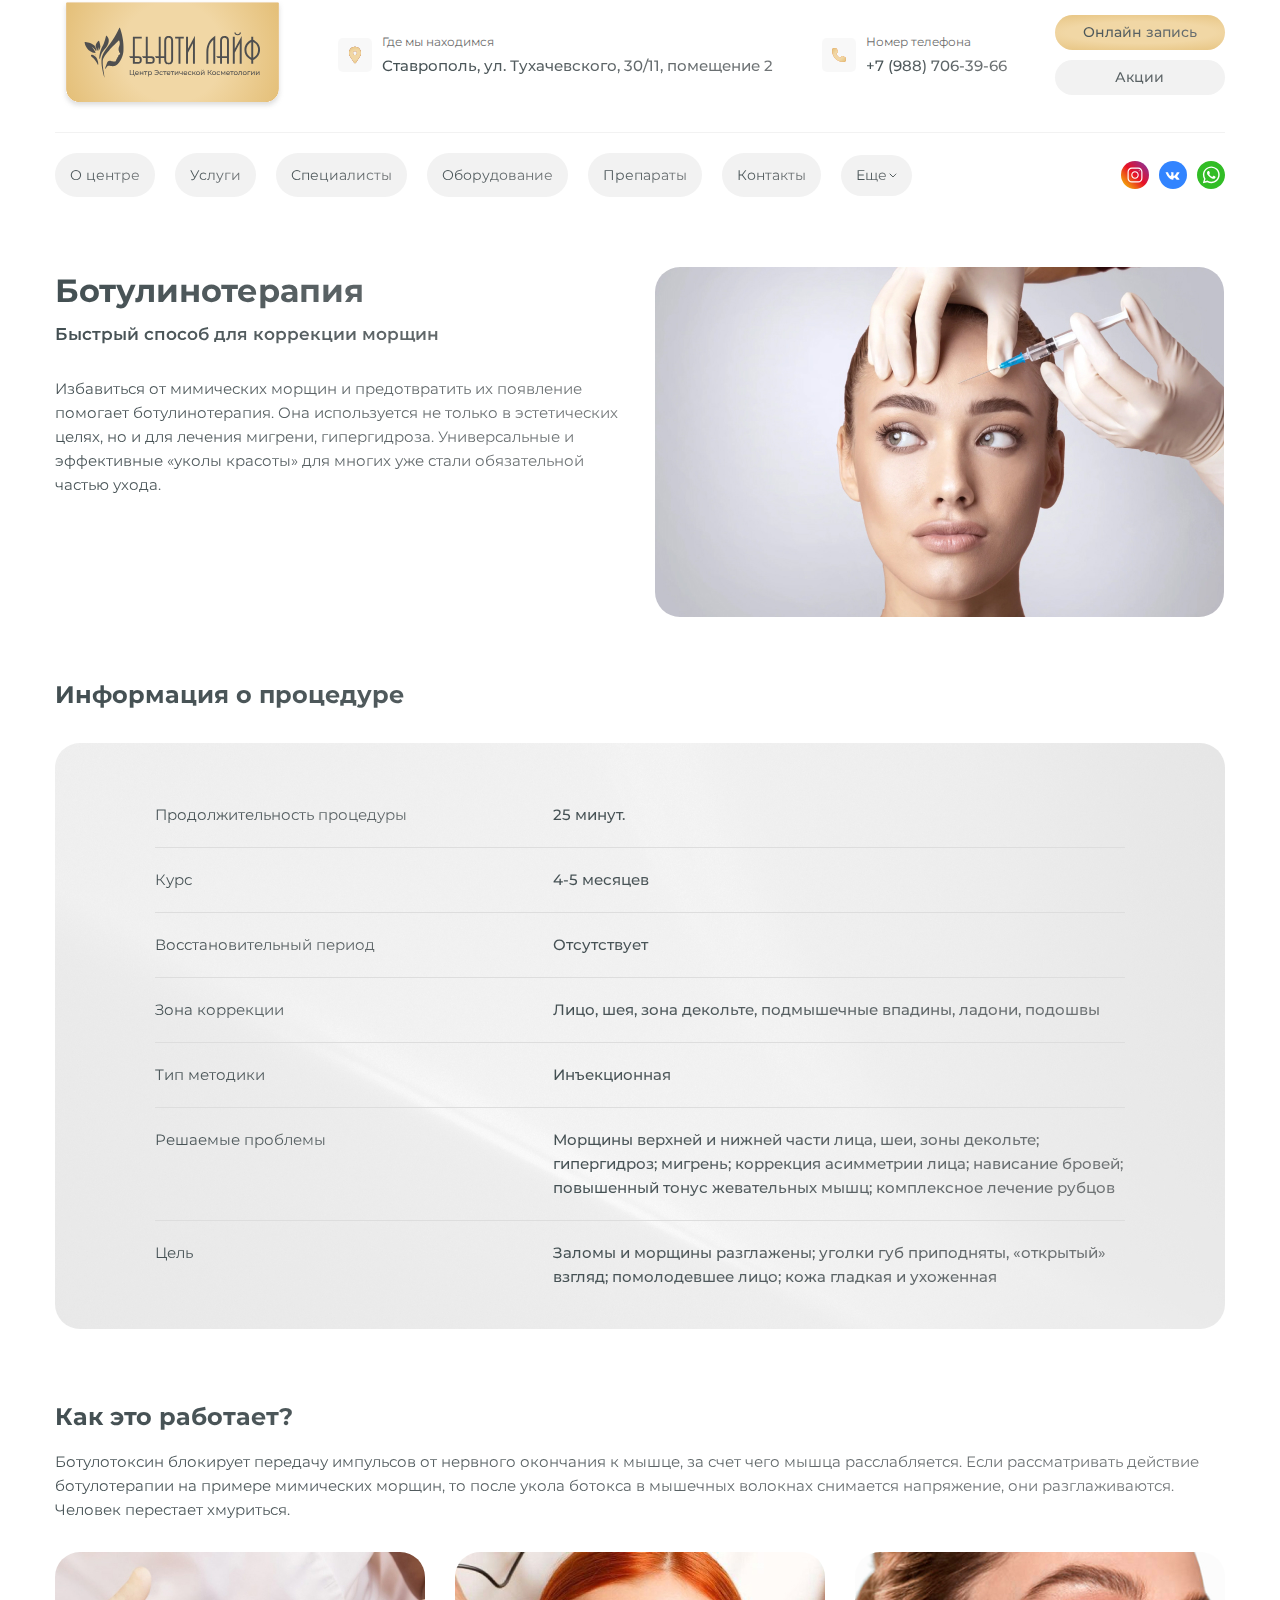
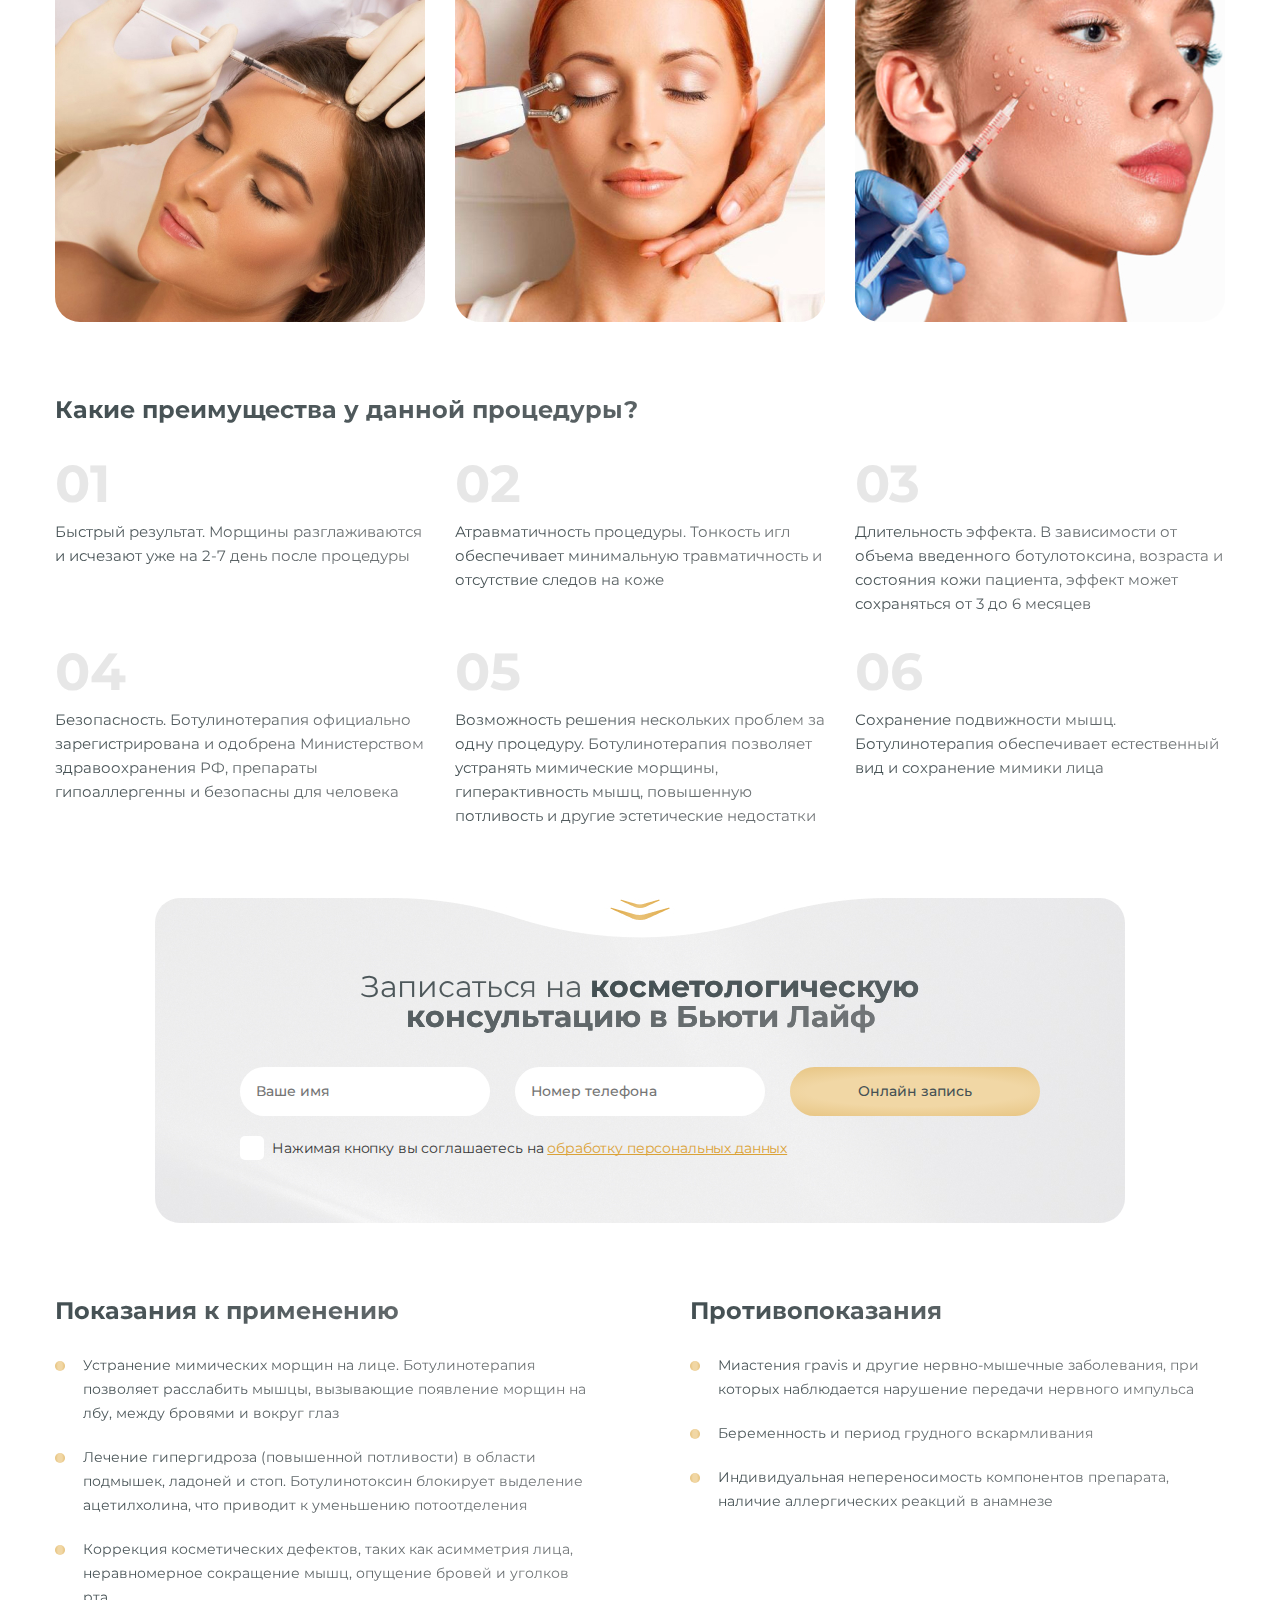
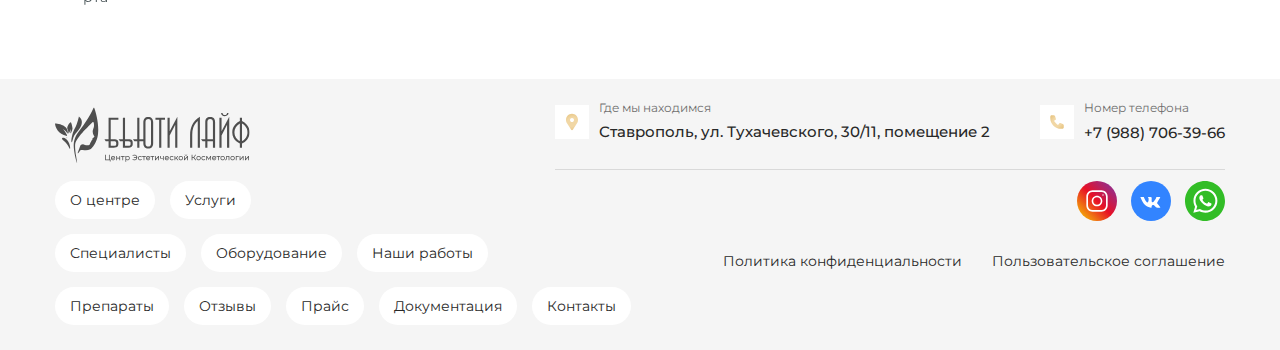
<file: botulinum-therapy.html>
<!DOCTYPE html>
<html lang="ru">
<head>
    <meta charset="UTF-8">
    <meta name="viewport" content="width=device-width, initial-scale=1.0">
    <meta name="description" content="Описание страницы">
    <title>О центре</title>
    <link rel="stylesheet" href="./styles/style.css">
</head>
<body>
    <section class="mobile-menu">
        <div class="mobile-menu__wrapper">
            <button class="mobile-menu__close"><img class="mobile-menu__close-icon" alt="Закрыть" src="./images/mobile-menu-close.svg"></button>
            <nav class="mobile-menu__link-items">
                <a class="mobile-menu__link-item" href="./o-centre.html">
                    <span class="mobile-menu__link-item-text">О центре</span>
                    <img class="mobile-menu__link-arrow" alt="стрелочка" src="./images/mobile-menu-arrow.svg">
                </a>
                <a class="mobile-menu__link-item" href="./uslugi.html">
                    <span class="mobile-menu__link-item-text">Услуги</span>
                    <img class="mobile-menu__link-arrow" alt="стрелочка" src="./images/mobile-menu-arrow.svg">
                </a>
                <a class="mobile-menu__link-item" href="./specialisti.html">
                    <span class="mobile-menu__link-item-text">Специалисты</span>
                    <img class="mobile-menu__link-arrow" alt="стрелочка" src="./images/mobile-menu-arrow.svg">
                </a>
                <a class="mobile-menu__link-item" href="./oborudovanie.html">
                    <span class="mobile-menu__link-item-text">Оборудование</span>
                    <img class="mobile-menu__link-arrow" alt="стрелочка" src="./images/mobile-menu-arrow.svg">
                </a>
                <a class="mobile-menu__link-item" href="./preparati.html">
                    <span class="mobile-menu__link-item-text">Препараты</span>
                    <img class="mobile-menu__link-arrow" alt="стрелочка" src="./images/mobile-menu-arrow.svg">
                </a>
                <a class="mobile-menu__link-item" href="./contacts.html">
                    <span class="mobile-menu__link-item-text">Контакты</span>
                    <img class="mobile-menu__link-arrow" alt="стрелочка" src="./images/mobile-menu-arrow.svg">
                </a>
                <div class="mobile-menu__link-item-more">
                    <p class="mobile-menu__link-item">
                        <span class="mobile-menu__link-item-text">Ещё</span>
                        <img class="mobile-menu__link-arrow" alt="стрелочка" src="./images/mobile-menu-arrow.svg">
                    </p>
                    <div class="mobile-menu__submenu">
                        <a class="mobile-menu__link-item-text" href="./otzivi.html">Отзывы</a>
                        <a class="mobile-menu__link-item-text" href="./nashi-raboti.html">Наши работы</a>
                        <a class="mobile-menu__link-item-text" href="./price.html">Прайс</a>
                        <a class="mobile-menu__link-item-text" href="./documentaciya.html">Документация</a>
                    </div>
                </div>
            </nav>
            <div class="mobile-menu__line"></div>
            <address class="mobile-menu__contacts">
                <div class="mobile-menu__contacts-item">
                    <img class="mobile-menu__address-icon" src="./images/address-icon.svg" alt="Локация">
                    <div class="mobile-menu__address-text-wrapper">
                        <h6 class="mobile-menu__address-title">Где мы находимся</h6>
                        <p class="mobile-menu__address-text">Ставрополь, ул. Тухачевского, 30/11, помещение 2</p>
                    </div>
                </div>
                <div class="mobile-menu__contacts-item">
                    <img class="mobile-menu__address-icon" src="./images/phone-icon.svg" alt="Телефон">
                    <div class="mobile-menu__address-text-wrapper">
                        <h6 class="mobile-menu__address-title">Номер телефона</h6>
                        <a class="mobile-menu__address-text" href="tel:+79887063966">+7 (988) 706-39-66</a>
                    </div>
                </div>
            </address>
            <div class="mobile-menu__buttons">
                <a class="mobile-menu__button mobile-menu__button_colored"><p class="mobile-menu__button-text">Онлайн запись</p></a>
                <a class="mobile-menu__button" href="/#promotions"><p class="mobile-menu__button-text">Акции</p></a>
            </div>
            <div class="mobile-menu__social">
                <a href="./" class="mobile-menu__social-item">
                    <img class="mobile-menu__social-item-icon" src="./images/instagram-icon.svg" alt="Instagram">
                </a>
                <a href="./" class="mobile-menu__social-item">
                    <img class="mobile-menu__social-item-icon" src="./images/vk-icon.svg" alt="ВКонтакте">
                </a>
                <a href="./" class="mobile-menu__social-item">
                    <img class="mobile-menu__social-item-icon" src="./images/whatsapp-icon.svg" alt="WhatsApp">
                </a>
            </div>
        </div>
    </section>
    <header class="header">
        <div class="container">
            <div class="header__wrapper">
                <div class="header__top-wrapper">
                    <a href="./"><img class="header__logo" src="./images/logo.svg" alt="Логотип Бьюти Лайф"></a>
                    <address class="header__address">
                        <img class="header__address-icon" src="./images/address-icon.svg" alt="Локация">
                        <div class="header__address-text-wrapper">
                            <h6 class="header__address-title">Где мы находимся</h6>
                            <p class="header__address-text">Ставрополь, ул. Тухачевского, 30/11, помещение 2</p>
                        </div>
                    </address>
                    <address class="header__address">
                        <img class="header__address-icon" src="./images/phone-icon.svg" alt="Телефон">
                        <div class="header__address-text-wrapper">
                            <h6 class="header__address-title">Номер телефона</h6>
                            <a class="header__address-text" href="tel:+79887063966">+7 (988) 706-39-66</a>
                        </div>
                    </address>
                    <div class="header__top-buttons">
                        <a class="header__top-button header__top-button_colored"><p class="header__top-button-text">Онлайн запись</p></a>
                        <a class="header__top-button" href="/#promotions"><p class="header__top-button-text">Акции</p></a>
                    </div>
                </div>

                <div class="header__line"></div>
                
                <div class="header__bottom-wrapper">
                    <nav class="header__buttons">
                        <a class="header__button" href="./o-centre.html"><span class="header__button-text">О центре</span></a>
                        <a class="header__button" href="./uslugi.html"><span class="header__button-text">Услуги</span></a>
                        <a class="header__button" href="./specialisti.html"><span class="header__button-text">Специалисты</span></a>
                        <a class="header__button" href="./oborudovanie.html"><span class="header__button-text">Оборудование</span></a>
                        <a class="header__button" href="./preparati.html"><span class="header__button-text">Препараты</span></a>
                        <a class="header__button" href="./contacts.html"><span class="header__button-text">Контакты</span></a>
                        <div class="header__button" href="#">
                            <p class="header__button-text header__button-text_more">
                                Еще
                                <svg width="8" height="5" viewBox="0 0 8 5" fill="none" xmlns="http://www.w3.org/2000/svg">
                                    <path d="M1 1L4 4L7 1" stroke="url(#paint0_linear_68_105)" stroke-linecap="round" stroke-linejoin="round"/>
                                    <defs>
                                    <lineargradient id="paint0_linear_68_105" x1="1" y1="2.5" x2="7" y2="2.5" gradientUnits="userSpaceOnUse">
                                    <stop stop-color="#434F52"/>
                                    <stop offset="1" stop-color="#717577"/>
                                    </lineargradient>
                                    </defs>
                                </svg>
                            </p>
                           <div class="header__submenu-wrapper">
                                <div class="header__submenu">
                                    <a class="header__submenu-item" href="./otzivi.html"><span  class="header__submenu-item-text">Отзывы</span></a>
                                    <a class="header__submenu-item" href="./nashi-raboti.html"><span  class="header__submenu-item-text">Наши работы</span></a>
                                    <a class="header__submenu-item" href="./price.html"><span  class="header__submenu-item-text">Прайс</span></a>
                                    <a class="header__submenu-item" href="./documentaciya.html"><span  class="header__submenu-item-text">Документация</span></a>
                                </div>
                           </div>
                        </div>
                    </nav>
                    <div class="header__social">
                        <a href="./" class="header__social-item">
                            <img class="header__social-item-icon" src="./images/instagram-icon.svg" alt="Instagram">
                        </a>
                        <a href="./" class="header__social-item">
                            <img class="header__social-item-icon" src="./images/vk-icon.svg" alt="ВКонтакте">
                        </a>
                        <a href="./" class="header__social-item">
                            <img class="header__social-item-icon" src="./images/whatsapp-icon.svg" alt="WhatsApp">
                        </a>
                    </div>
                </div>
            </div>
            <div class="header__mobile-wrapper">
                <a href="./"><img class="header__logo" src="./images/logo.svg" alt="Логотип Бьюти Лайф"></a>
                <button class="header__mobile-burger"><img class="header__mobile-burger-icon" alt="Меню" src="./images/mobile-menu-burger.svg"></button>
            </div>
        </div>
    </header>
    <main>
        <section class="about-service">
            <div class="container">
                <div class="about-service__wrapper">
                    <div class="about-service__content">
                        <h1 class="about-service__title">Ботулинотерапия</h1>
                        <p class="about-service__subtitle">Быстрый способ для коррекции морщин</p>
                        <p class="about-service__text">Избавиться от мимических морщин и предотвратить их появление помогает ботулинотерапия. Она используется не только в эстетических целях, но и для лечения мигрени, гипергидроза. Универсальные и эффективные «уколы красоты» для многих уже стали обязательной частью ухода.</p>
                    </div>
                    <img class="about-service__image" alt="Ботулинотерапия" src="./images/botulinum-therapy-about-service.jpg">
                </div>
            </div>
        </section>

        <section class="procedure-info">
            <div class="container">
                <h2 class="procedure-info__title">Информация о процедуре</h2>
                <div class="procedure-info__wrapper">
                    <div class="procedure-info__row">
                        <h3 class="procedure-info__row-title">Продолжительность процедуры</h3>
                        <p class="procedure-info__row-text">25 минут.</p>
                    </div>
                    <div class="procedure-info__row">
                        <h3 class="procedure-info__row-title">Курс</h3>
                        <p class="procedure-info__row-text">4-5 месяцев</p>
                    </div>
                    <div class="procedure-info__row">
                        <h3 class="procedure-info__row-title">Восстановительный период</h3>
                        <p class="procedure-info__row-text">Отсутствует</p>
                    </div>
                    <div class="procedure-info__row">
                        <h3 class="procedure-info__row-title">Зона коррекции</h3>
                        <p class="procedure-info__row-text">Лицо, шея, зона декольте, подмышечные впадины, ладони, подошвы</p>
                    </div>
                    <div class="procedure-info__row">
                        <h3 class="procedure-info__row-title">Тип методики</h3>
                        <p class="procedure-info__row-text">Инъекционная</p>
                    </div>
                    <div class="procedure-info__row">
                        <h3 class="procedure-info__row-title">Решаемые проблемы</h3>
                        <p class="procedure-info__row-text">Морщины верхней и нижней части лица, шеи, зоны декольте; гипергидроз; мигрень; коррекция асимметрии лица; нависание бровей; повышенный тонус жевательных мышц; комплексное лечение рубцов</p>
                    </div>
                    <div class="procedure-info__row">
                        <h3 class="procedure-info__row-title">Цель</h3>
                        <p class="procedure-info__row-text">Заломы и морщины разглажены; уголки губ приподняты, «открытый» взгляд; помолодевшее лицо; кожа гладкая и ухоженная</p>
                    </div>
                </div>
            </div>
        </section> 

        <section class="how-work-service">
            <div class="container">
                <div class="how-work-service__wrapper">
                    <h2 class="how-work-service__title">Как это работает?</h2>
                    <p class="how-work-service__text">
                        Ботулотоксин блокирует передачу импульсов от нервного окончания к мышце, за счет чего мышца расслабляется. Если рассматривать действие ботулотерапии на примере мимических морщин, то после укола ботокса в мышечных волокнах снимается напряжение, они разглаживаются. Человек перестает хмуриться.
                    </p>
                    <div class="how-work-service__images">
                        <img class="how-work-service__image" alt="Девушке выполняют процедуру" src="./images/how-work-1.jpg">
                        <img class="how-work-service__image" alt="Девушке выполняют процедуру" src="./images/how-work-2.jpg">
                        <img class="how-work-service__image" alt="Девушке выполняют процедуру" src="./images/how-work-3.jpg">
                    </div>
                </div>
            </div>
        </section>

        <section class="advantages-service">
            <div class="container">
                <h2 class="advantages-service__title">Какие преимущества у данной процедуры?</h2>
                <div class="advantages-service__wrapper">
                    <div class="advantages-service__item">
                        <p class="advantages-service__item-number">01</p>
                        <p class="advantages-service__item-text">Быстрый результат. Морщины разглаживаются и исчезают уже на 2-7 день после процедуры</p>
                    </div>
                    <div class="advantages-service__item">
                        <p class="advantages-service__item-number">02</p>
                        <p class="advantages-service__item-text">Атравматичность процедуры. Тонкость игл обеспечивает минимальную травматичность и отсутствие следов на коже</p>
                    </div>
                    <div class="advantages-service__item">
                        <p class="advantages-service__item-number">03</p>
                        <p class="advantages-service__item-text">Длительность эффекта. В зависимости от объема введенного ботулотоксина, возраста и состояния кожи пациента, эффект может сохраняться от 3 до 6 месяцев</p>
                    </div>
                    <div class="advantages-service__item">
                        <p class="advantages-service__item-number">04</p>
                        <p class="advantages-service__item-text">Безопасность. Ботулинотерапия официально зарегистрирована и одобрена Министерством здравоохранения РФ, препараты гипоаллергенны и безопасны для человека</p>
                    </div>
                    <div class="advantages-service__item">
                        <p class="advantages-service__item-number">05</p>
                        <p class="advantages-service__item-text">Возможность решения нескольких проблем за одну процедуру. Ботулинотерапия позволяет устранять мимические морщины, гиперактивность мышц, повышенную потливость и другие эстетические недостатки</p>
                    </div>
                    <div class="advantages-service__item">
                        <p class="advantages-service__item-number">06</p>
                        <p class="advantages-service__item-text">Сохранение подвижности мышц. Ботулинотерапия обеспечивает естественный вид и сохранение мимики лица</p>
                    </div>
                </div>
            </div>
        </section>

        <section class="consultation-form">
            <div class="container">
                <div class="consultation-form__wrapper">
                    <h2 class="consultation-form__title">Записаться на <span class="consultation-form__title consultation-form__title_bold">косметологическую консультацию в Бьюти Лайф</span></h2>
                    <form class="consultation-form__form" name="consultation-form">
                        <div class="consultation-form__input-row">
                            <input class="consultation-form__input" placeholder="Ваше имя" required name="name">
                            <input class="consultation-form__input" placeholder="Номер телефона" required name="phone">
                            <button class="consultation-form__button">Онлайн запись</button>
                        </div>
                        <div class="consultation-form__privacy">
                            
                            <div class="consultation-form__checkbox-wrapper">
                                <input type="checkbox" class="consultation-form__checkbox" name="privacy-checkbox" id="privacy-checkbox">
                                <label for="privacy-checkbox" class="consultation-form__checkbox-bg">
                                    <svg class="consultation-form__checkbox-icon" width="14" height="8" viewBox="0 0 14 8" fill="none" xmlns="http://www.w3.org/2000/svg">
                                        <path d="M1 3L5.8 7L13 1" stroke="white" stroke-width="1.5" stroke-linecap="round" stroke-linejoin="round"/>
                                    </svg>
                                </label>
                            </div>
                            <label for="privacy-checkbox" class="consultation-form__privacy-text">Нажимая кнопку вы соглашаетесь на <a href="#" class="consultation-form__privacy-text_link">обработку персональных данных</a></label>
                        </div>
                    </form>
                </div>
            </div>
        </section>

        <section class="service-use">
            <div class="container">
                <div class="service-use__wrapper">
                    <div class="service-use__col">
                        <h2 class="service-use__title">Показания к применению</h2>
                        <div class="service-use__items">
                            <div class="service-use__item">
                                <div class="service-use__item-icon"></div>
                                <p class="service-use__item-text">Устранение мимических морщин на лице. Ботулинотерапия позволяет расслабить мышцы, вызывающие появление морщин на лбу, между бровями и вокруг глаз</p>
                            </div>
                            <div class="service-use__item">
                                <div class="service-use__item-icon"></div>
                                <p class="service-use__item-text">Лечение гипергидроза (повышенной потливости) в области подмышек, ладоней и стоп. Ботулинотоксин блокирует выделение ацетилхолина, что приводит к уменьшению потоотделения</p>
                            </div>
                            <div class="service-use__item">
                                <div class="service-use__item-icon"></div>
                                <p class="service-use__item-text">Коррекция косметических дефектов, таких как асимметрия лица, неравномерное сокращение мышц, опущение бровей и уголков рта</p>
                            </div>
                        </div>
                    </div>
                    <div class="service-use__col">
                        <h2 class="service-use__title">Противопоказания</h2>
                        <div class="service-use__items">
                            <div class="service-use__item">
                                <div class="service-use__item-icon"></div>
                                <p class="service-use__item-text">Миастения граvis и другие нервно-мышечные заболевания, при которых наблюдается нарушение передачи нервного импульса</p>
                            </div>
                            <div class="service-use__item">
                                <div class="service-use__item-icon"></div>
                                <p class="service-use__item-text">Беременность и период грудного вскармливания</p>
                            </div>
                            <div class="service-use__item">
                                <div class="service-use__item-icon"></div>
                                <p class="service-use__item-text">Индивидуальная непереносимость компонентов препарата, наличие аллергических реакций в анамнезе</p>
                            </div>
                        </div>
                    </div>
                </div>
            </div>
        </section>
    </main>

    <footer class="footer">
        <div class="container">
            <div class="footer__wrapper">
                <div class="footer__row-1">
                    <a href="./"><img class="footer__logo" alt="Логотип" src="./images/footer-logo.svg"></a>
                    <address class="footer__contacts">
                        <div class="footer__contacts-item">
                            <img class="footer__address-icon" src="./images/contacts-icon-location.svg" alt="Локация">
                            <div class="footer__address-text-wrapper">
                                <h6 class="footer__address-title">Где мы находимся</h6>
                                <p class="footer__address-text">Ставрополь, ул. Тухачевского, 30/11, помещение 2</p>
                            </div>
                        </div>
                        <div class="footer__contacts-item">
                            <img class="footer__address-icon" src="./images/contacts-icon-phone.svg" alt="Телефон">
                            <div class="footer__address-text-wrapper">
                                <h6 class="footer__address-title">Номер телефона</h6>
                                <a class="footer__address-text" href="tel:+79887063966">+7 (988) 706-39-66</a>
                            </div>
                        </div>
                    </address>
                </div>
                <div class="footer__row-2">
                    <nav class="footer__buttons">
                        <a href="./o-centre.html" class="footer__button"><span class="footer__button-text">О центре</span></a>
                        <a href="./uslugi.html" class="footer__button"><span class="footer__button-text">Услуги</span></a>
                        <div class="footer__nav-placeholder-1"></div>
                        <a href="./specialisti.html" class="footer__button"><span class="footer__button-text">Специалисты</span></a>
                        <a href="./oborudovanie.html" class="footer__button"><span class="footer__button-text">Оборудование</span></a>
                        <a href="./nashi-raboti.html" class="footer__button"><span class="footer__button-text">Наши работы</span></a>
                        <div class="footer__nav-placeholder-2"></div>
                        <a href="./preparati.html" class="footer__button"><span class="footer__button-text">Препараты</span></a>
                        <a href="./otzivi.html" class="footer__button"><span class="footer__button-text">Отзывы</span></a>
                        <a href="./price.html" class="footer__button"><span class="footer__button-text">Прайс</span></a>
                        <a href="./documentaciya.html" class="footer__button"><span class="footer__button-text">Документация</span></a>
                        <a href="./contacts.html" class="footer__button"><span class="footer__button-text">Контакты</span></a>
                    </nav>

                   <div class="footer__links-wrapper">
                        <div class="footer__social">
                            <a href="./" class="footer__social-item">
                                <img class="footer__social-item-icon" src="./images/instagram-icon.svg" alt="Instagram">
                            </a>
                            <a href="./" class="footer__social-item">
                                <img class="footer__social-item-icon" src="./images/vk-icon.svg" alt="ВКонтакте">
                            </a>
                            <a href="./" class="footer__social-item">
                                <img class="footer__social-item-icon" src="./images/whatsapp-icon.svg" alt="WhatsApp">
                            </a>
                        </div>
                        <div class="footer__links">
                            <a href="#" class="footer__link">Политика конфиденциальности</a>
                            <a href="#" class="footer__link">Пользовательское соглашение</a>
                        </div>
                   </div>
                </div>
            </div>
        </div>
    </footer>

    <section class="popup popup-online-record none">
        <div class="popup__wrapper">
            <button class="popup__close">
                <svg width="22" height="22" viewBox="0 0 22 22" fill="none" xmlns="http://www.w3.org/2000/svg">
                    <path d="M1 1L21 21" stroke="#282828" stroke-width="2" stroke-linecap="round"/>
                    <path d="M21 1L1 21" stroke="#282828" stroke-width="2" stroke-linecap="round"/>
                </svg>
                    
            </button>

            <h2 class="popup__title">Онлайн запись</h2>
            <form name="online-record" class="popup__form">
                <input class="popup__input" placeholder="Имя" name="name">
                <input class="popup__input" placeholder="Номер телефона" name="phone">
                <div class="popup__privacy-block">
                    <input class="popup__privacy-checkbox" type="checkbox" id="popup-privacy-checkbox" name="privacy">
                    <label class="popup__privacy-label" for="popup-privacy-checkbox">
                        <svg class="popup__checkbox-icon" width="14" height="8" viewBox="0 0 14 8" fill="none" xmlns="http://www.w3.org/2000/svg">
                            <path d="M1 3L5.8 7L13 1" stroke="white" stroke-width="1.5" stroke-linecap="round" stroke-linejoin="round"></path>
                        </svg>
                    </label>
                    <label class="popup__privacy-label-text" for="popup-privacy-checkbox">Нажимая кнопку вы соглашаетесь согласие на <a  class="popup__privacy-label-text popup__privacy-label-text_link">обработку персональных данных</a></label>
                </div>
                <button class="popup__button"><span class="popup__button-text">Записаться</span></button>
            </form>
        </div>
    </section>

    <script src="./js/scripts.js"></script>
    <script>
        document.addEventListener('DOMContentLoaded', () => {
            setMobileMenu('.header__mobile-burger', '.mobile-menu', 'open', '.mobile-menu__close');
            showHideItem('.mobile-menu__link-item-more', '.mobile-menu__submenu', 'open');

            setModal('.main-banner__button', '.popup-online-record', '.popup__close');
            setModal('.header__top-button_colored', '.popup-online-record', '.popup__close');
            setModal('.mobile-menu__button_colored', '.popup-online-record', '.popup__close');
        });
    </script>
</body>
</html>
</file>
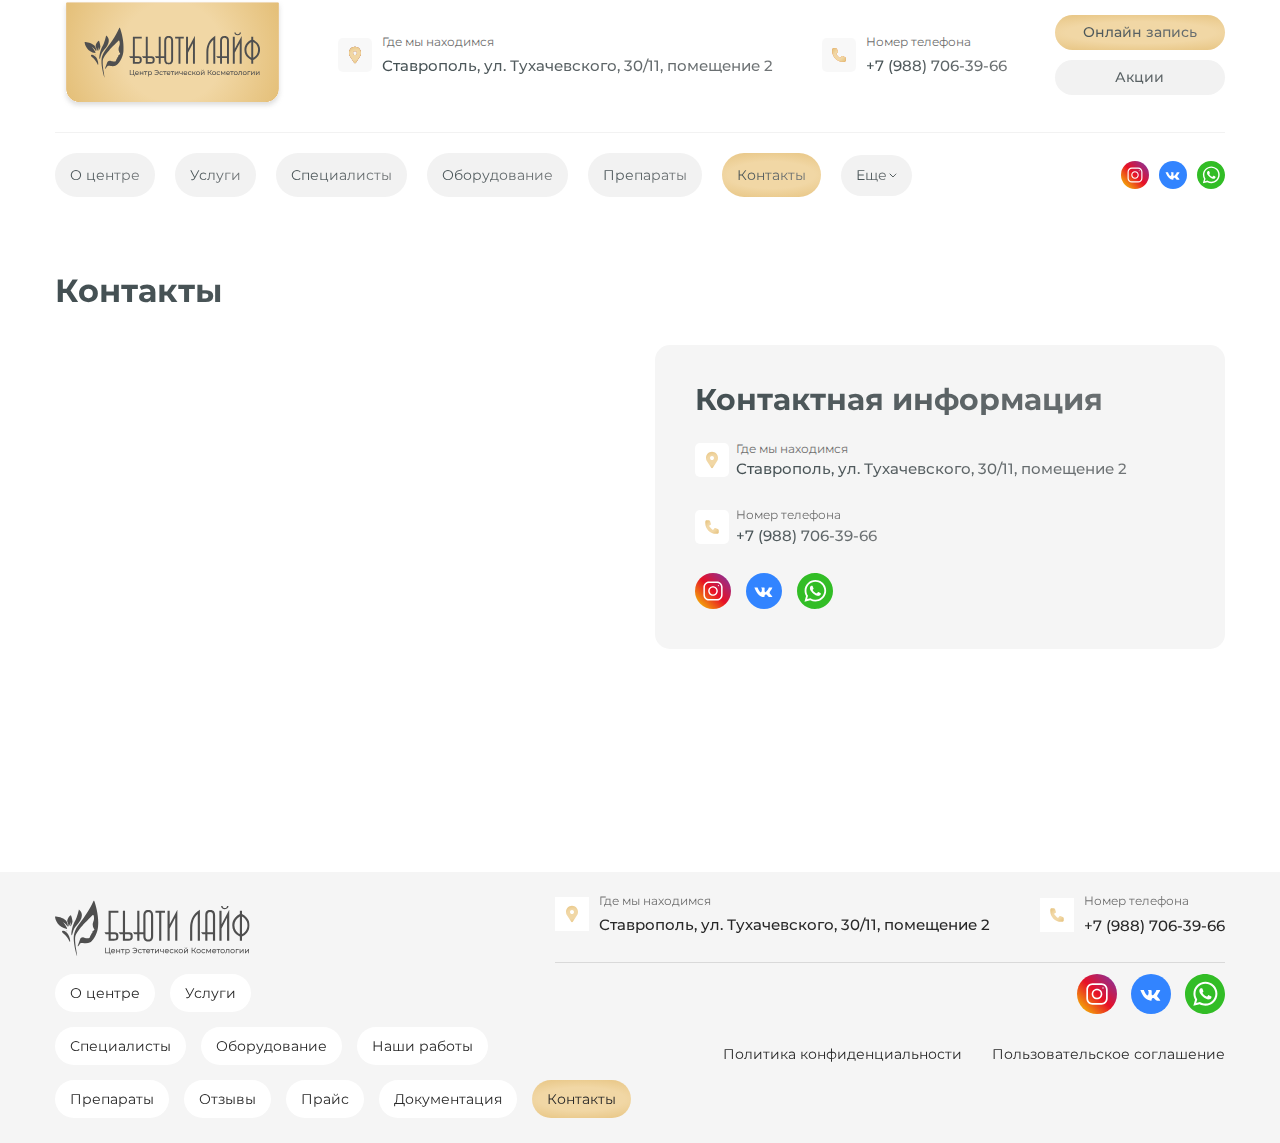
<file: contacts.html>
<!DOCTYPE html>
<html lang="ru">
<head>
    <meta charset="UTF-8">
    <meta name="viewport" content="width=device-width, initial-scale=1.0">
    <meta name="description" content="Описание страницы">
    <title>Контакты</title>
    <link rel="stylesheet" href="./styles/style.css">
</head>
<body>
    <section class="mobile-menu">
        <div class="mobile-menu__wrapper">
            <button class="mobile-menu__close"><img class="mobile-menu__close-icon" alt="Закрыть" src="./images/mobile-menu-close.svg"></button>
            <nav class="mobile-menu__link-items">
                <a class="mobile-menu__link-item" href="./o-centre.html">
                    <span class="mobile-menu__link-item-text">О центре</span>
                    <img class="mobile-menu__link-arrow" alt="стрелочка" src="./images/mobile-menu-arrow.svg">
                </a>
                <a class="mobile-menu__link-item" href="./uslugi.html">
                    <span class="mobile-menu__link-item-text">Услуги</span>
                    <img class="mobile-menu__link-arrow" alt="стрелочка" src="./images/mobile-menu-arrow.svg">
                </a>
                <a class="mobile-menu__link-item" href="./specialisti.html">
                    <span class="mobile-menu__link-item-text">Специалисты</span>
                    <img class="mobile-menu__link-arrow" alt="стрелочка" src="./images/mobile-menu-arrow.svg">
                </a>
                <a class="mobile-menu__link-item" href="./oborudovanie.html">
                    <span class="mobile-menu__link-item-text">Оборудование</span>
                    <img class="mobile-menu__link-arrow" alt="стрелочка" src="./images/mobile-menu-arrow.svg">
                </a>
                <a class="mobile-menu__link-item" href="./preparati.html">
                    <span class="mobile-menu__link-item-text">Препараты</span>
                    <img class="mobile-menu__link-arrow" alt="стрелочка" src="./images/mobile-menu-arrow.svg">
                </a>
                <a class="mobile-menu__link-item" href="./contacts.html">
                    <span class="mobile-menu__link-item-text">Контакты</span>
                    <img class="mobile-menu__link-arrow" alt="стрелочка" src="./images/mobile-menu-arrow.svg">
                </a>
                <div class="mobile-menu__link-item-more">
                    <p class="mobile-menu__link-item">
                        <span class="mobile-menu__link-item-text">Ещё</span>
                        <img class="mobile-menu__link-arrow" alt="стрелочка" src="./images/mobile-menu-arrow.svg">
                    </p>
                    <div class="mobile-menu__submenu">
                        <a class="mobile-menu__link-item-text" href="./otzivi.html">Отзывы</a>
                        <a class="mobile-menu__link-item-text" href="./nashi-raboti.html">Наши работы</a>
                        <a class="mobile-menu__link-item-text" href="./price.html">Прайс</a>
                        <a class="mobile-menu__link-item-text" href="./documentaciya.html">Документация</a>
                    </div>
                </div>
            </nav>
            <div class="mobile-menu__line"></div>
            <address class="mobile-menu__contacts">
                <div class="mobile-menu__contacts-item">
                    <img class="mobile-menu__address-icon" src="./images/address-icon.svg" alt="Локация">
                    <div class="mobile-menu__address-text-wrapper">
                        <h6 class="mobile-menu__address-title">Где мы находимся</h6>
                        <p class="mobile-menu__address-text">Ставрополь, ул. Тухачевского, 30/11, помещение 2</p>
                    </div>
                </div>
                <div class="mobile-menu__contacts-item">
                    <img class="mobile-menu__address-icon" src="./images/phone-icon.svg" alt="Телефон">
                    <div class="mobile-menu__address-text-wrapper">
                        <h6 class="mobile-menu__address-title">Номер телефона</h6>
                        <a class="mobile-menu__address-text" href="tel:+79887063966">+7 (988) 706-39-66</a>
                    </div>
                </div>
            </address>
            <div class="mobile-menu__buttons">
                <a class="mobile-menu__button mobile-menu__button_colored"><p class="mobile-menu__button-text">Онлайн запись</p></a>
                <a class="mobile-menu__button" href="/#promotions"><p class="mobile-menu__button-text">Акции</p></a>
            </div>
            <div class="mobile-menu__social">
                <a href="./" class="mobile-menu__social-item">
                    <img class="mobile-menu__social-item-icon" src="./images/instagram-icon.svg" alt="Instagram">
                </a>
                <a href="./" class="mobile-menu__social-item">
                    <img class="mobile-menu__social-item-icon" src="./images/vk-icon.svg" alt="ВКонтакте">
                </a>
                <a href="./" class="mobile-menu__social-item">
                    <img class="mobile-menu__social-item-icon" src="./images/whatsapp-icon.svg" alt="WhatsApp">
                </a>
            </div>
        </div>
    </section>
    <header class="header">
        <div class="container">
            <div class="header__wrapper">
                <div class="header__top-wrapper">
                    <a href="./"><img class="header__logo" src="./images/logo.svg" alt="Логотип Бьюти Лайф"></a>
                    <address class="header__address">
                        <img class="header__address-icon" src="./images/address-icon.svg" alt="Локация">
                        <div class="header__address-text-wrapper">
                            <h6 class="header__address-title">Где мы находимся</h6>
                            <p class="header__address-text">Ставрополь, ул. Тухачевского, 30/11, помещение 2</p>
                        </div>
                    </address>
                    <address class="header__address">
                        <img class="header__address-icon" src="./images/phone-icon.svg" alt="Телефон">
                        <div class="header__address-text-wrapper">
                            <h6 class="header__address-title">Номер телефона</h6>
                            <a class="header__address-text" href="tel:+79887063966">+7 (988) 706-39-66</a>
                        </div>
                    </address>
                    <div class="header__top-buttons">
                        <a class="header__top-button header__top-button_colored"><p class="header__top-button-text">Онлайн запись</p></a>
                        <a class="header__top-button" href="/#promotions"><p class="header__top-button-text">Акции</p></a>
                    </div>
                </div>

                <div class="header__line"></div>
                
                <div class="header__bottom-wrapper">
                    <nav class="header__buttons">
                        <a class="header__button" href="./o-centre.html"><span class="header__button-text">О центре</span></a>
                        <a class="header__button" href="./uslugi.html"><span class="header__button-text">Услуги</span></a>
                        <a class="header__button" href="./specialisti.html"><span class="header__button-text">Специалисты</span></a>
                        <a class="header__button" href="./oborudovanie.html"><span class="header__button-text">Оборудование</span></a>
                        <a class="header__button" href="./preparati.html"><span class="header__button-text">Препараты</span></a>
                        <a class="header__button header__button_active" href="./contacts.html"><span class="header__button-text">Контакты</span></a>
                        <div class="header__button" href="#">
                            <p class="header__button-text header__button-text_more">
                                Еще
                                <svg width="8" height="5" viewBox="0 0 8 5" fill="none" xmlns="http://www.w3.org/2000/svg">
                                    <path d="M1 1L4 4L7 1" stroke="url(#paint0_linear_68_105)" stroke-linecap="round" stroke-linejoin="round"/>
                                    <defs>
                                    <lineargradient id="paint0_linear_68_105" x1="1" y1="2.5" x2="7" y2="2.5" gradientUnits="userSpaceOnUse">
                                    <stop stop-color="#434F52"/>
                                    <stop offset="1" stop-color="#717577"/>
                                    </lineargradient>
                                    </defs>
                                </svg>
                            </p>
                           <div class="header__submenu-wrapper">
                                <div class="header__submenu">
                                    <a class="header__submenu-item" href="./otzivi.html"><span  class="header__submenu-item-text">Отзывы</span></a>
                                    <a class="header__submenu-item" href="./nashi-raboti.html"><span  class="header__submenu-item-text">Наши работы</span></a>
                                    <a class="header__submenu-item" href="./price.html"><span  class="header__submenu-item-text">Прайс</span></a>
                                    <a class="header__submenu-item" href="./documentaciya.html"><span  class="header__submenu-item-text">Документация</span></a>
                                </div>
                           </div>
                        </div>
                    </nav>
                    <div class="header__social">
                        <a href="./" class="header__social-item">
                            <img class="header__social-item-icon" src="./images/instagram-icon.svg" alt="Instagram">
                        </a>
                        <a href="./" class="header__social-item">
                            <img class="header__social-item-icon" src="./images/vk-icon.svg" alt="ВКонтакте">
                        </a>
                        <a href="./" class="header__social-item">
                            <img class="header__social-item-icon" src="./images/whatsapp-icon.svg" alt="WhatsApp">
                        </a>
                    </div>
                </div>
            </div>
            <div class="header__mobile-wrapper">
                <a href="./"><img class="header__logo" src="./images/logo.svg" alt="Логотип Бьюти Лайф"></a>
                <button class="header__mobile-burger"><img class="header__mobile-burger-icon" alt="Меню" src="./images/mobile-menu-burger.svg"></button>
            </div>
        </div>
    </header>
    <main>
       
        <section class="contacts">
            <div class="container">
                <h1 class="contacts__block-title">Контакты</h1>
                <div class="contacts__wrapper">
                    <div class="contacts__map-wrapper">
                        <iframe src="https://yandex.ru/map-widget/v1/?um=constructor%3A2919726fc5b02c721365209faf5ce776bb3bc04fdd90fa79c0a200a5c1b39c68&amp;source=constructor" width="100%" height="450px" frameborder="0"></iframe>
                    </div>

                    <div class="contacts__content">
                        <h2 class="contacts__title">Контактная информация</h2>
                        <address class="contacts__contacts">
                            <div class="contacts__contacts-item">
                                <img class="contacts__address-icon" src="./images/contacts-icon-location.svg" alt="Локация">
                                <div class="contacts__address-text-wrapper">
                                    <h6 class="contacts__address-title">Где мы находимся</h6>
                                    <p class="contacts__address-text">Ставрополь, ул. Тухачевского, 30/11, помещение 2</p>
                                </div>
                            </div>
                            <div class="contacts__contacts-item">
                                <img class="contacts__address-icon" src="./images/contacts-icon-phone.svg" alt="Телефон">
                                <div class="contacts__address-text-wrapper">
                                    <h6 class="contacts__address-title">Номер телефона</h6>
                                    <a class="contacts__address-text" href="tel:+79887063966">+7 (988) 706-39-66</a>
                                </div>
                            </div>
                        </address>
                        <div class="contacts__social">
                            <a href="./" class="contacts__social-item">
                                <img class="contacts__social-item-icon" src="./images/instagram-icon.svg" alt="Instagram">
                            </a>
                            <a href="./" class="contacts__social-item">
                                <img class="contacts__social-item-icon" src="./images/vk-icon.svg" alt="ВКонтакте">
                            </a>
                            <a href="./" class="contacts__social-item">
                                <img class="contacts__social-item-icon" src="./images/whatsapp-icon.svg" alt="WhatsApp">
                            </a>
                        </div>

                    </div>
                </div>
            </div>
        </section>
    </main>

    <footer class="footer">
        <div class="container">
            <div class="footer__wrapper">
                <div class="footer__row-1">
                    <a href="./"><img class="footer__logo" alt="Логотип" src="./images/footer-logo.svg"></a>
                    <address class="footer__contacts">
                        <div class="footer__contacts-item">
                            <img class="footer__address-icon" src="./images/contacts-icon-location.svg" alt="Локация">
                            <div class="footer__address-text-wrapper">
                                <h6 class="footer__address-title">Где мы находимся</h6>
                                <p class="footer__address-text">Ставрополь, ул. Тухачевского, 30/11, помещение 2</p>
                            </div>
                        </div>
                        <div class="footer__contacts-item">
                            <img class="footer__address-icon" src="./images/contacts-icon-phone.svg" alt="Телефон">
                            <div class="footer__address-text-wrapper">
                                <h6 class="footer__address-title">Номер телефона</h6>
                                <a class="footer__address-text" href="tel:+79887063966">+7 (988) 706-39-66</a>
                            </div>
                        </div>
                    </address>
                </div>
                <div class="footer__row-2">
                    <nav class="footer__buttons">
                        <a href="./o-centre.html" class="footer__button"><span class="footer__button-text">О центре</span></a>
                        <a href="./uslugi.html" class="footer__button"><span class="footer__button-text">Услуги</span></a>
                        <div class="footer__nav-placeholder-1"></div>
                        <a href="./specialisti.html" class="footer__button"><span class="footer__button-text">Специалисты</span></a>
                        <a href="./oborudovanie.html" class="footer__button"><span class="footer__button-text">Оборудование</span></a>
                        <a href="./nashi-raboti.html" class="footer__button"><span class="footer__button-text">Наши работы</span></a>
                        <div class="footer__nav-placeholder-2"></div>
                        <a href="./preparati.html" class="footer__button"><span class="footer__button-text">Препараты</span></a>
                        <a href="./otzivi.html" class="footer__button"><span class="footer__button-text">Отзывы</span></a>
                        <a href="./price.html" class="footer__button"><span class="footer__button-text">Прайс</span></a>
                        <a href="./documentaciya.html" class="footer__button"><span class="footer__button-text">Документация</span></a>
                        <a href="./contacts.html" class="footer__button footer__button_active"><span class="footer__button-text">Контакты</span></a>
                    </nav>

                   <div class="footer__links-wrapper">
                        <div class="footer__social">
                            <a href="./" class="footer__social-item">
                                <img class="footer__social-item-icon" src="./images/instagram-icon.svg" alt="Instagram">
                            </a>
                            <a href="./" class="footer__social-item">
                                <img class="footer__social-item-icon" src="./images/vk-icon.svg" alt="ВКонтакте">
                            </a>
                            <a href="./" class="footer__social-item">
                                <img class="footer__social-item-icon" src="./images/whatsapp-icon.svg" alt="WhatsApp">
                            </a>
                        </div>
                        <div class="footer__links">
                            <a href="#" class="footer__link">Политика конфиденциальности</a>
                            <a href="#" class="footer__link">Пользовательское соглашение</a>
                        </div>
                   </div>
                </div>
            </div>
        </div>
    </footer>

    <section class="popup popup-online-record none">
        <div class="popup__wrapper">
            <button class="popup__close">
                <svg width="22" height="22" viewBox="0 0 22 22" fill="none" xmlns="http://www.w3.org/2000/svg">
                    <path d="M1 1L21 21" stroke="#282828" stroke-width="2" stroke-linecap="round"/>
                    <path d="M21 1L1 21" stroke="#282828" stroke-width="2" stroke-linecap="round"/>
                </svg>
                    
            </button>

            <h2 class="popup__title">Онлайн запись</h2>
            <form name="online-record" class="popup__form">
                <input class="popup__input" placeholder="Имя" name="name">
                <input class="popup__input" placeholder="Номер телефона" name="phone">
                <div class="popup__privacy-block">
                    <input class="popup__privacy-checkbox" type="checkbox" id="popup-privacy-checkbox" name="privacy">
                    <label class="popup__privacy-label" for="popup-privacy-checkbox">
                        <svg class="popup__checkbox-icon" width="14" height="8" viewBox="0 0 14 8" fill="none" xmlns="http://www.w3.org/2000/svg">
                            <path d="M1 3L5.8 7L13 1" stroke="white" stroke-width="1.5" stroke-linecap="round" stroke-linejoin="round"></path>
                        </svg>
                    </label>
                    <label class="popup__privacy-label-text" for="popup-privacy-checkbox">Нажимая кнопку вы соглашаетесь согласие на <a  class="popup__privacy-label-text popup__privacy-label-text_link">обработку персональных данных</a></label>
                </div>
                <button class="popup__button"><span class="popup__button-text">Записаться</span></button>
            </form>
        </div>
    </section>

    <script src="./js/scripts.js"></script>
    <script>
        document.addEventListener('DOMContentLoaded', () => {
            setMobileMenu('.header__mobile-burger', '.mobile-menu', 'open', '.mobile-menu__close');
            showHideItem('.mobile-menu__link-item-more', '.mobile-menu__submenu', 'open');

            setModal('.main-banner__button', '.popup-online-record', '.popup__close');
            setModal('.header__top-button_colored', '.popup-online-record', '.popup__close');
            setModal('.mobile-menu__button_colored', '.popup-online-record', '.popup__close');
        });
    </script>
</body>
</html>
</file>
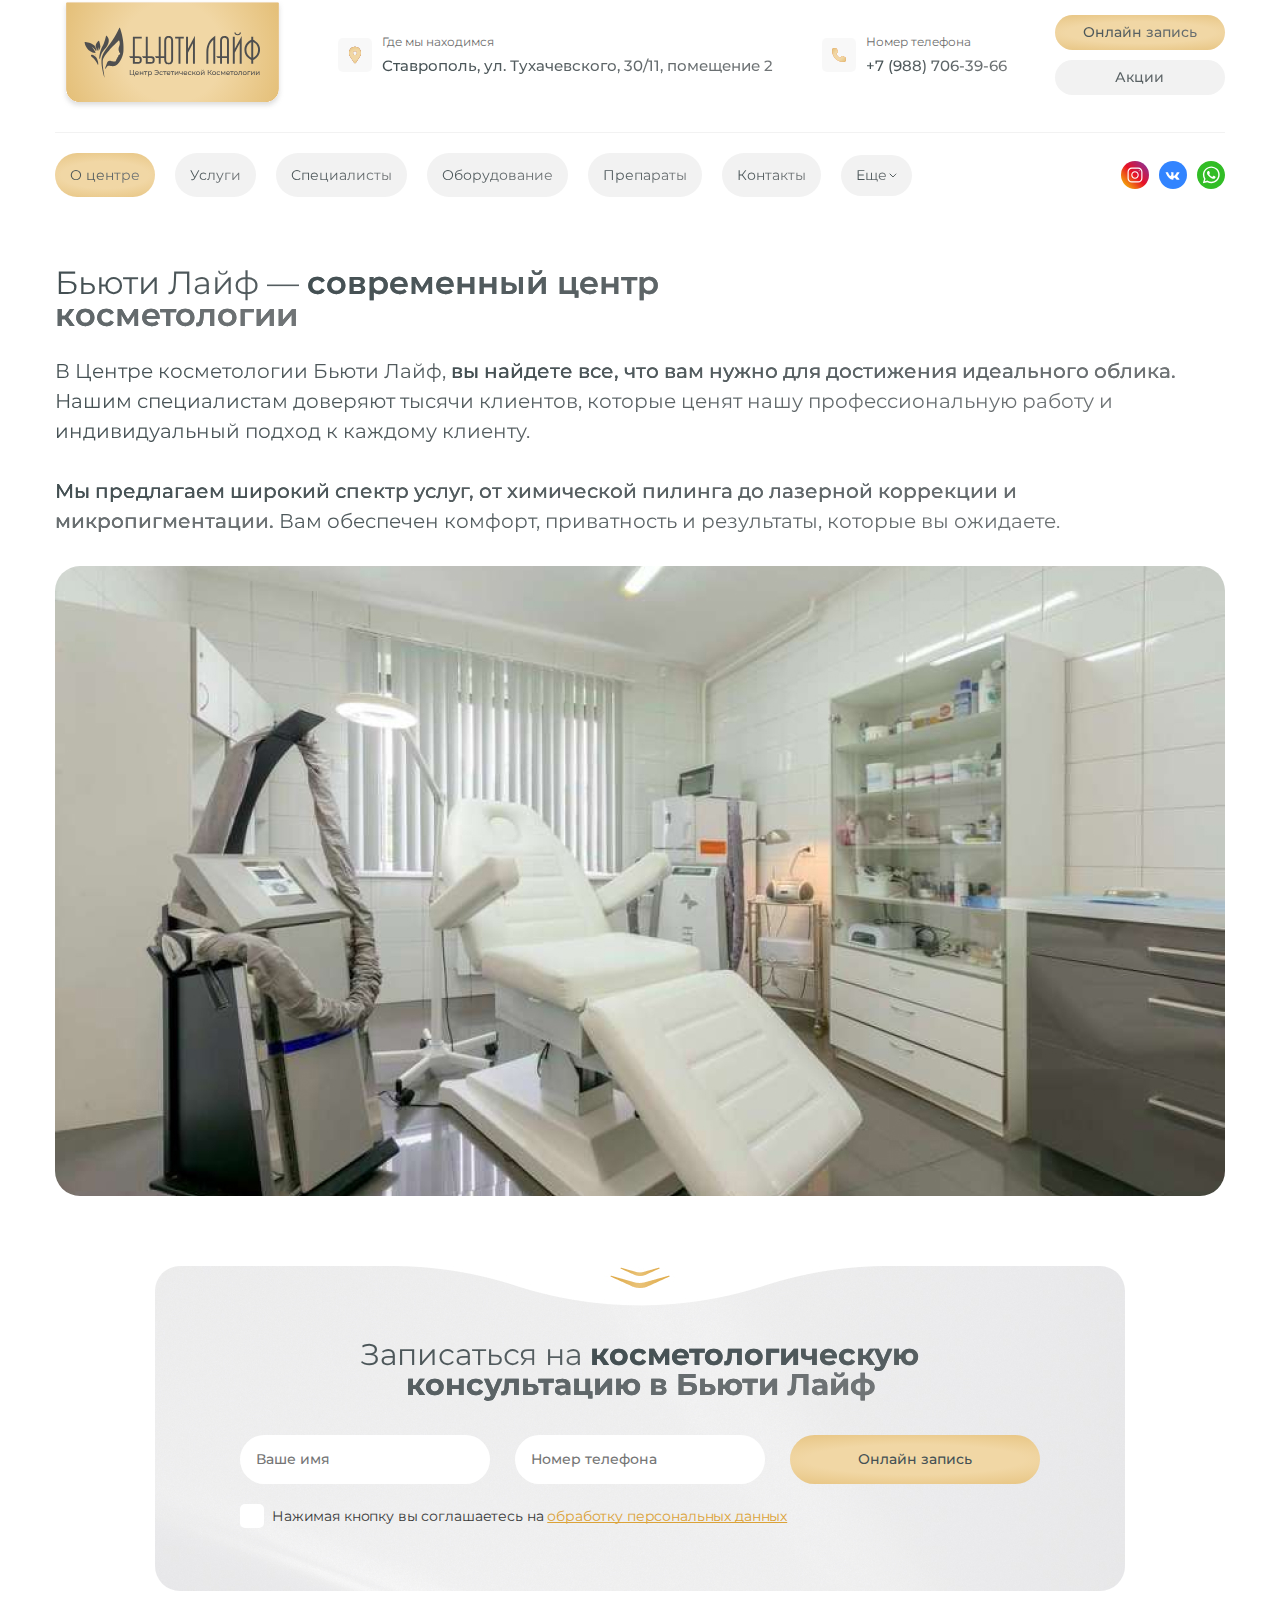
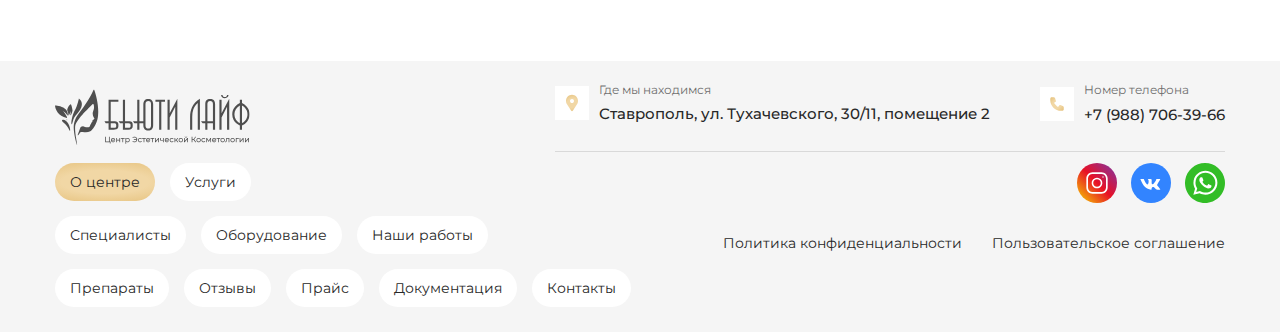
<file: o-centre.html>
<!DOCTYPE html>
<html lang="ru">
<head>
    <meta charset="UTF-8">
    <meta name="viewport" content="width=device-width, initial-scale=1.0">
    <meta name="description" content="Описание страницы">
    <title>О центре</title>
    <link rel="stylesheet" href="./styles/style.css">
</head>
<body>
    <section class="mobile-menu">
        <div class="mobile-menu__wrapper">
            <button class="mobile-menu__close"><img class="mobile-menu__close-icon" alt="Закрыть" src="./images/mobile-menu-close.svg"></button>
            <nav class="mobile-menu__link-items">
                <a class="mobile-menu__link-item" href="./o-centre.html">
                    <span class="mobile-menu__link-item-text">О центре</span>
                    <img class="mobile-menu__link-arrow" alt="стрелочка" src="./images/mobile-menu-arrow.svg">
                </a>
                <a class="mobile-menu__link-item" href="./uslugi.html">
                    <span class="mobile-menu__link-item-text">Услуги</span>
                    <img class="mobile-menu__link-arrow" alt="стрелочка" src="./images/mobile-menu-arrow.svg">
                </a>
                <a class="mobile-menu__link-item" href="./specialisti.html">
                    <span class="mobile-menu__link-item-text">Специалисты</span>
                    <img class="mobile-menu__link-arrow" alt="стрелочка" src="./images/mobile-menu-arrow.svg">
                </a>
                <a class="mobile-menu__link-item" href="./oborudovanie.html">
                    <span class="mobile-menu__link-item-text">Оборудование</span>
                    <img class="mobile-menu__link-arrow" alt="стрелочка" src="./images/mobile-menu-arrow.svg">
                </a>
                <a class="mobile-menu__link-item" href="./preparati.html">
                    <span class="mobile-menu__link-item-text">Препараты</span>
                    <img class="mobile-menu__link-arrow" alt="стрелочка" src="./images/mobile-menu-arrow.svg">
                </a>
                <a class="mobile-menu__link-item" href="./contacts.html">
                    <span class="mobile-menu__link-item-text">Контакты</span>
                    <img class="mobile-menu__link-arrow" alt="стрелочка" src="./images/mobile-menu-arrow.svg">
                </a>
                <div class="mobile-menu__link-item-more">
                    <p class="mobile-menu__link-item">
                        <span class="mobile-menu__link-item-text">Ещё</span>
                        <img class="mobile-menu__link-arrow" alt="стрелочка" src="./images/mobile-menu-arrow.svg">
                    </p>
                    <div class="mobile-menu__submenu">
                        <a class="mobile-menu__link-item-text" href="./otzivi.html">Отзывы</a>
                        <a class="mobile-menu__link-item-text" href="./nashi-raboti.html">Наши работы</a>
                        <a class="mobile-menu__link-item-text" href="./price.html">Прайс</a>
                        <a class="mobile-menu__link-item-text" href="./documentaciya.html">Документация</a>
                    </div>
                </div>
            </nav>
            <div class="mobile-menu__line"></div>
            <address class="mobile-menu__contacts">
                <div class="mobile-menu__contacts-item">
                    <img class="mobile-menu__address-icon" src="./images/address-icon.svg" alt="Локация">
                    <div class="mobile-menu__address-text-wrapper">
                        <h6 class="mobile-menu__address-title">Где мы находимся</h6>
                        <p class="mobile-menu__address-text">Ставрополь, ул. Тухачевского, 30/11, помещение 2</p>
                    </div>
                </div>
                <div class="mobile-menu__contacts-item">
                    <img class="mobile-menu__address-icon" src="./images/phone-icon.svg" alt="Телефон">
                    <div class="mobile-menu__address-text-wrapper">
                        <h6 class="mobile-menu__address-title">Номер телефона</h6>
                        <a class="mobile-menu__address-text" href="tel:+79887063966">+7 (988) 706-39-66</a>
                    </div>
                </div>
            </address>
            <div class="mobile-menu__buttons">
                <a class="mobile-menu__button mobile-menu__button_colored"><p class="mobile-menu__button-text">Онлайн запись</p></a>
                <a class="mobile-menu__button" href="/#promotions"><p class="mobile-menu__button-text">Акции</p></a>
            </div>
            <div class="mobile-menu__social">
                <a href="./" class="mobile-menu__social-item">
                    <img class="mobile-menu__social-item-icon" src="./images/instagram-icon.svg" alt="Instagram">
                </a>
                <a href="./" class="mobile-menu__social-item">
                    <img class="mobile-menu__social-item-icon" src="./images/vk-icon.svg" alt="ВКонтакте">
                </a>
                <a href="./" class="mobile-menu__social-item">
                    <img class="mobile-menu__social-item-icon" src="./images/whatsapp-icon.svg" alt="WhatsApp">
                </a>
            </div>
        </div>
    </section>
    <header class="header">
        <div class="container">
            <div class="header__wrapper">
                <div class="header__top-wrapper">
                    <a href="./"><img class="header__logo" src="./images/logo.svg" alt="Логотип Бьюти Лайф"></a>
                    <address class="header__address">
                        <img class="header__address-icon" src="./images/address-icon.svg" alt="Локация">
                        <div class="header__address-text-wrapper">
                            <h6 class="header__address-title">Где мы находимся</h6>
                            <p class="header__address-text">Ставрополь, ул. Тухачевского, 30/11, помещение 2</p>
                        </div>
                    </address>
                    <address class="header__address">
                        <img class="header__address-icon" src="./images/phone-icon.svg" alt="Телефон">
                        <div class="header__address-text-wrapper">
                            <h6 class="header__address-title">Номер телефона</h6>
                            <a class="header__address-text" href="tel:+79887063966">+7 (988) 706-39-66</a>
                        </div>
                    </address>
                    <div class="header__top-buttons">
                        <a class="header__top-button header__top-button_colored"><p class="header__top-button-text">Онлайн запись</p></a>
                        <a class="header__top-button" href="/#promotions"><p class="header__top-button-text">Акции</p></a>
                    </div>
                </div>

                <div class="header__line"></div>
                
                <div class="header__bottom-wrapper">
                    <nav class="header__buttons">
                        <a class="header__button header__button_active" href="./o-centre.html"><span class="header__button-text">О центре</span></a>
                        <a class="header__button" href="./uslugi.html"><span class="header__button-text">Услуги</span></a>
                        <a class="header__button" href="./specialisti.html"><span class="header__button-text">Специалисты</span></a>
                        <a class="header__button" href="./oborudovanie.html"><span class="header__button-text">Оборудование</span></a>
                        <a class="header__button" href="./preparati.html"><span class="header__button-text">Препараты</span></a>
                        <a class="header__button" href="./contacts.html"><span class="header__button-text">Контакты</span></a>
                        <div class="header__button" href="#">
                            <p class="header__button-text header__button-text_more">
                                Еще
                                <svg width="8" height="5" viewBox="0 0 8 5" fill="none" xmlns="http://www.w3.org/2000/svg">
                                    <path d="M1 1L4 4L7 1" stroke="url(#paint0_linear_68_105)" stroke-linecap="round" stroke-linejoin="round"/>
                                    <defs>
                                    <lineargradient id="paint0_linear_68_105" x1="1" y1="2.5" x2="7" y2="2.5" gradientUnits="userSpaceOnUse">
                                    <stop stop-color="#434F52"/>
                                    <stop offset="1" stop-color="#717577"/>
                                    </lineargradient>
                                    </defs>
                                </svg>
                            </p>
                           <div class="header__submenu-wrapper">
                                <div class="header__submenu">
                                    <a class="header__submenu-item" href="./otzivi.html"><span  class="header__submenu-item-text">Отзывы</span></a>
                                    <a class="header__submenu-item" href="./nashi-raboti.html"><span  class="header__submenu-item-text">Наши работы</span></a>
                                    <a class="header__submenu-item" href="./price.html"><span  class="header__submenu-item-text">Прайс</span></a>
                                    <a class="header__submenu-item" href="./documentaciya.html"><span  class="header__submenu-item-text">Документация</span></a>
                                </div>
                           </div>
                        </div>
                    </nav>
                    <div class="header__social">
                        <a href="./" class="header__social-item">
                            <img class="header__social-item-icon" src="./images/instagram-icon.svg" alt="Instagram">
                        </a>
                        <a href="./" class="header__social-item">
                            <img class="header__social-item-icon" src="./images/vk-icon.svg" alt="ВКонтакте">
                        </a>
                        <a href="./" class="header__social-item">
                            <img class="header__social-item-icon" src="./images/whatsapp-icon.svg" alt="WhatsApp">
                        </a>
                    </div>
                </div>
            </div>
            <div class="header__mobile-wrapper">
                <a href="./"><img class="header__logo" src="./images/logo.svg" alt="Логотип Бьюти Лайф"></a>
                <button class="header__mobile-burger"><img class="header__mobile-burger-icon" alt="Меню" src="./images/mobile-menu-burger.svg"></button>
            </div>
        </div>
    </header>
    <main>
        <section class="about-center">
            <div class="container">
                <div class="about-center__wrapper">
                    <h1 class="about-center__title">Бьюти Лайф — <span class="about-center__title about-center__title_bold">современный центр косметологии</span></h1>
                    <p class="about-center__text">
                        В Центре косметологии Бьюти Лайф, <span class="about-center__text about-center__text_bold">вы найдете все, что вам нужно для достижения идеального облика.</span> Нашим специалистам доверяют тысячи клиентов, которые ценят нашу профессиональную работу и индивидуальный подход к каждому клиенту. <br><br>
                        <span class="about-center__text about-center__text_bold">Мы предлагаем широкий спектр услуг, от химической пилинга до лазерной коррекции и микропигментации.</span> Вам обеспечен комфорт, приватность и результаты, которые вы ожидаете.
                    </p>
                    <img class="about-center__image" alt="Кабинет" src="./images/about-center-img.jpg">
                </div>
            </div>
        </section>

        <section class="consultation-form">
            <div class="container">
                <div class="consultation-form__wrapper">
                    <h2 class="consultation-form__title">Записаться на <span class="consultation-form__title consultation-form__title_bold">косметологическую консультацию в Бьюти Лайф</span></h2>
                    <form class="consultation-form__form" name="consultation-form">
                        <div class="consultation-form__input-row">
                            <input class="consultation-form__input" placeholder="Ваше имя" required name="name">
                            <input class="consultation-form__input" placeholder="Номер телефона" required name="phone">
                            <button class="consultation-form__button">Онлайн запись</button>
                        </div>
                        <div class="consultation-form__privacy">
                            
                            <div class="consultation-form__checkbox-wrapper">
                                <input type="checkbox" class="consultation-form__checkbox" name="privacy-checkbox" id="privacy-checkbox">
                                <label for="privacy-checkbox" class="consultation-form__checkbox-bg">
                                    <svg class="consultation-form__checkbox-icon" width="14" height="8" viewBox="0 0 14 8" fill="none" xmlns="http://www.w3.org/2000/svg">
                                        <path d="M1 3L5.8 7L13 1" stroke="white" stroke-width="1.5" stroke-linecap="round" stroke-linejoin="round"/>
                                    </svg>
                                </label>
                            </div>
                            <label for="privacy-checkbox" class="consultation-form__privacy-text">Нажимая кнопку вы соглашаетесь на <a href="#" class="consultation-form__privacy-text_link">обработку персональных данных</a></label>
                        </div>
                    </form>
                </div>
            </div>
        </section>
    </main>

    <footer class="footer">
        <div class="container">
            <div class="footer__wrapper">
                <div class="footer__row-1">
                    <a href="./"><img class="footer__logo" alt="Логотип" src="./images/footer-logo.svg"></a>
                    <address class="footer__contacts">
                        <div class="footer__contacts-item">
                            <img class="footer__address-icon" src="./images/contacts-icon-location.svg" alt="Локация">
                            <div class="footer__address-text-wrapper">
                                <h6 class="footer__address-title">Где мы находимся</h6>
                                <p class="footer__address-text">Ставрополь, ул. Тухачевского, 30/11, помещение 2</p>
                            </div>
                        </div>
                        <div class="footer__contacts-item">
                            <img class="footer__address-icon" src="./images/contacts-icon-phone.svg" alt="Телефон">
                            <div class="footer__address-text-wrapper">
                                <h6 class="footer__address-title">Номер телефона</h6>
                                <a class="footer__address-text" href="tel:+79887063966">+7 (988) 706-39-66</a>
                            </div>
                        </div>
                    </address>
                </div>
                <div class="footer__row-2">
                    <nav class="footer__buttons">
                        <a href="./o-centre.html" class="footer__button footer__button_active"><span class="footer__button-text">О центре</span></a>
                        <a href="./uslugi.html" class="footer__button"><span class="footer__button-text">Услуги</span></a>
                        <div class="footer__nav-placeholder-1"></div>
                        <a href="./specialisti.html" class="footer__button"><span class="footer__button-text">Специалисты</span></a>
                        <a href="./oborudovanie.html" class="footer__button"><span class="footer__button-text">Оборудование</span></a>
                        <a href="./nashi-raboti.html" class="footer__button"><span class="footer__button-text">Наши работы</span></a>
                        <div class="footer__nav-placeholder-2"></div>
                        <a href="./preparati.html" class="footer__button"><span class="footer__button-text">Препараты</span></a>
                        <a href="./otzivi.html" class="footer__button"><span class="footer__button-text">Отзывы</span></a>
                        <a href="./price.html" class="footer__button"><span class="footer__button-text">Прайс</span></a>
                        <a href="./documentaciya.html" class="footer__button"><span class="footer__button-text">Документация</span></a>
                        <a href="./contacts.html" class="footer__button"><span class="footer__button-text">Контакты</span></a>
                    </nav>

                   <div class="footer__links-wrapper">
                        <div class="footer__social">
                            <a href="./" class="footer__social-item">
                                <img class="footer__social-item-icon" src="./images/instagram-icon.svg" alt="Instagram">
                            </a>
                            <a href="./" class="footer__social-item">
                                <img class="footer__social-item-icon" src="./images/vk-icon.svg" alt="ВКонтакте">
                            </a>
                            <a href="./" class="footer__social-item">
                                <img class="footer__social-item-icon" src="./images/whatsapp-icon.svg" alt="WhatsApp">
                            </a>
                        </div>
                        <div class="footer__links">
                            <a href="#" class="footer__link">Политика конфиденциальности</a>
                            <a href="#" class="footer__link">Пользовательское соглашение</a>
                        </div>
                   </div>
                </div>
            </div>
        </div>
    </footer>

    <section class="popup popup-online-record none">
        <div class="popup__wrapper">
            <button class="popup__close">
                <svg width="22" height="22" viewBox="0 0 22 22" fill="none" xmlns="http://www.w3.org/2000/svg">
                    <path d="M1 1L21 21" stroke="#282828" stroke-width="2" stroke-linecap="round"/>
                    <path d="M21 1L1 21" stroke="#282828" stroke-width="2" stroke-linecap="round"/>
                </svg>
                    
            </button>

            <h2 class="popup__title">Онлайн запись</h2>
            <form name="online-record" class="popup__form">
                <input class="popup__input" placeholder="Имя" name="name">
                <input class="popup__input" placeholder="Номер телефона" name="phone">
                <div class="popup__privacy-block">
                    <input class="popup__privacy-checkbox" type="checkbox" id="popup-privacy-checkbox" name="privacy">
                    <label class="popup__privacy-label" for="popup-privacy-checkbox">
                        <svg class="popup__checkbox-icon" width="14" height="8" viewBox="0 0 14 8" fill="none" xmlns="http://www.w3.org/2000/svg">
                            <path d="M1 3L5.8 7L13 1" stroke="white" stroke-width="1.5" stroke-linecap="round" stroke-linejoin="round"></path>
                        </svg>
                    </label>
                    <label class="popup__privacy-label-text" for="popup-privacy-checkbox">Нажимая кнопку вы соглашаетесь согласие на <a  class="popup__privacy-label-text popup__privacy-label-text_link">обработку персональных данных</a></label>
                </div>
                <button class="popup__button"><span class="popup__button-text">Записаться</span></button>
            </form>
        </div>
    </section>

    <script src="./js/scripts.js"></script>
    <script>
        document.addEventListener('DOMContentLoaded', () => {
            setMobileMenu('.header__mobile-burger', '.mobile-menu', 'open', '.mobile-menu__close');
            showHideItem('.mobile-menu__link-item-more', '.mobile-menu__submenu', 'open');

            setModal('.main-banner__button', '.popup-online-record', '.popup__close');
            setModal('.header__top-button_colored', '.popup-online-record', '.popup__close');
            setModal('.mobile-menu__button_colored', '.popup-online-record', '.popup__close');
        });
    </script>
</body>
</html>
</file>
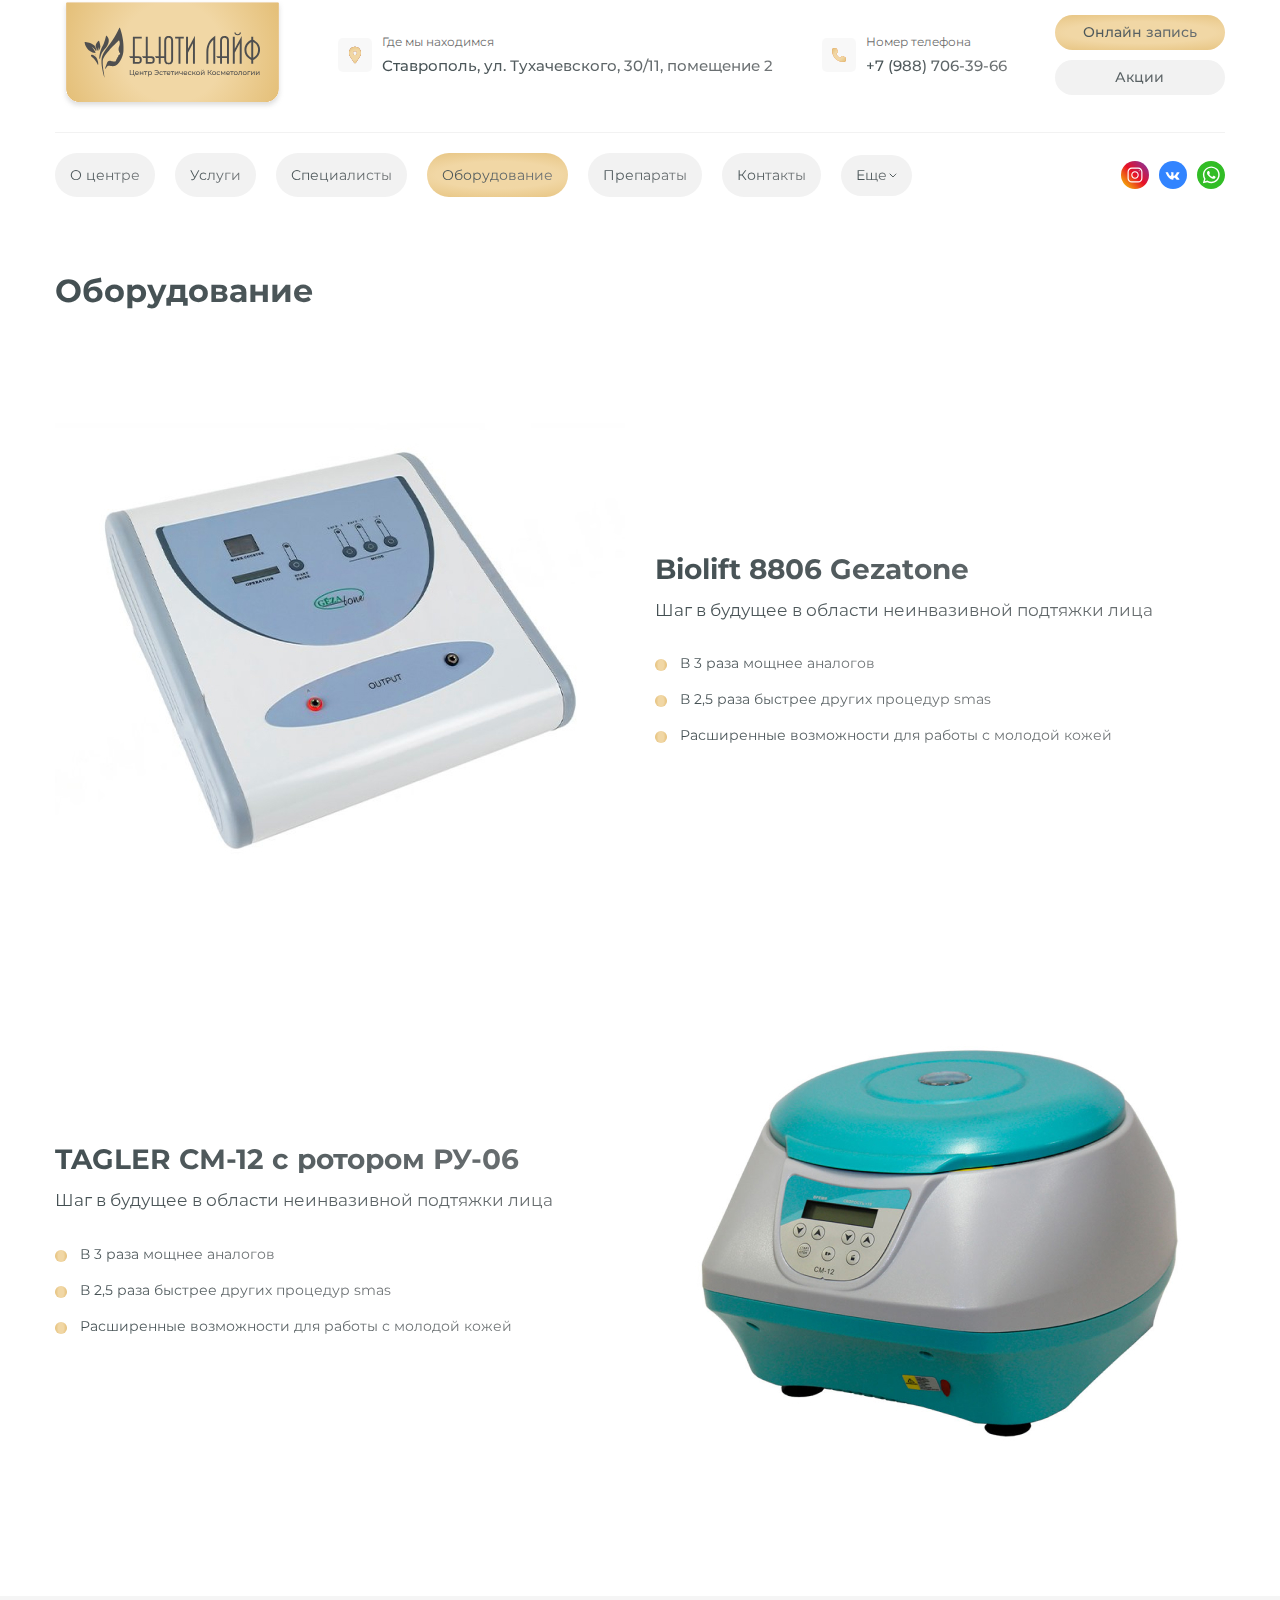
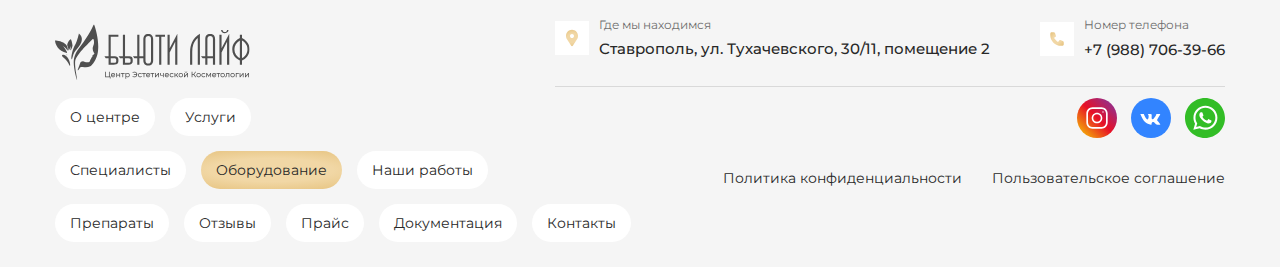
<file: oborudovanie.html>
<!DOCTYPE html>
<html lang="ru">
<head>
    <meta charset="UTF-8">
    <meta name="viewport" content="width=device-width, initial-scale=1.0">
    <meta name="description" content="Описание страницы">
    <title>О центре</title>
    <link rel="stylesheet" href="./styles/style.css">
</head>
<body>
    <section class="mobile-menu">
        <div class="mobile-menu__wrapper">
            <button class="mobile-menu__close"><img class="mobile-menu__close-icon" alt="Закрыть" src="./images/mobile-menu-close.svg"></button>
            <nav class="mobile-menu__link-items">
                <a class="mobile-menu__link-item" href="./o-centre.html">
                    <span class="mobile-menu__link-item-text">О центре</span>
                    <img class="mobile-menu__link-arrow" alt="стрелочка" src="./images/mobile-menu-arrow.svg">
                </a>
                <a class="mobile-menu__link-item" href="./uslugi.html">
                    <span class="mobile-menu__link-item-text">Услуги</span>
                    <img class="mobile-menu__link-arrow" alt="стрелочка" src="./images/mobile-menu-arrow.svg">
                </a>
                <a class="mobile-menu__link-item" href="./specialisti.html">
                    <span class="mobile-menu__link-item-text">Специалисты</span>
                    <img class="mobile-menu__link-arrow" alt="стрелочка" src="./images/mobile-menu-arrow.svg">
                </a>
                <a class="mobile-menu__link-item" href="./oborudovanie.html">
                    <span class="mobile-menu__link-item-text">Оборудование</span>
                    <img class="mobile-menu__link-arrow" alt="стрелочка" src="./images/mobile-menu-arrow.svg">
                </a>
                <a class="mobile-menu__link-item" href="./preparati.html">
                    <span class="mobile-menu__link-item-text">Препараты</span>
                    <img class="mobile-menu__link-arrow" alt="стрелочка" src="./images/mobile-menu-arrow.svg">
                </a>
                <a class="mobile-menu__link-item" href="./contacts.html">
                    <span class="mobile-menu__link-item-text">Контакты</span>
                    <img class="mobile-menu__link-arrow" alt="стрелочка" src="./images/mobile-menu-arrow.svg">
                </a>
                <div class="mobile-menu__link-item-more">
                    <p class="mobile-menu__link-item">
                        <span class="mobile-menu__link-item-text">Ещё</span>
                        <img class="mobile-menu__link-arrow" alt="стрелочка" src="./images/mobile-menu-arrow.svg">
                    </p>
                    <div class="mobile-menu__submenu">
                        <a class="mobile-menu__link-item-text" href="./otzivi.html">Отзывы</a>
                        <a class="mobile-menu__link-item-text" href="./nashi-raboti.html">Наши работы</a>
                        <a class="mobile-menu__link-item-text" href="./price.html">Прайс</a>
                        <a class="mobile-menu__link-item-text" href="./documentaciya.html">Документация</a>
                    </div>
                </div>
            </nav>
            <div class="mobile-menu__line"></div>
            <address class="mobile-menu__contacts">
                <div class="mobile-menu__contacts-item">
                    <img class="mobile-menu__address-icon" src="./images/address-icon.svg" alt="Локация">
                    <div class="mobile-menu__address-text-wrapper">
                        <h6 class="mobile-menu__address-title">Где мы находимся</h6>
                        <p class="mobile-menu__address-text">Ставрополь, ул. Тухачевского, 30/11, помещение 2</p>
                    </div>
                </div>
                <div class="mobile-menu__contacts-item">
                    <img class="mobile-menu__address-icon" src="./images/phone-icon.svg" alt="Телефон">
                    <div class="mobile-menu__address-text-wrapper">
                        <h6 class="mobile-menu__address-title">Номер телефона</h6>
                        <a class="mobile-menu__address-text" href="tel:+79887063966">+7 (988) 706-39-66</a>
                    </div>
                </div>
            </address>
            <div class="mobile-menu__buttons">
                <a class="mobile-menu__button mobile-menu__button_colored"><p class="mobile-menu__button-text">Онлайн запись</p></a>
                <a class="mobile-menu__button" href="/#promotions"><p class="mobile-menu__button-text">Акции</p></a>
            </div>
            <div class="mobile-menu__social">
                <a href="./" class="mobile-menu__social-item">
                    <img class="mobile-menu__social-item-icon" src="./images/instagram-icon.svg" alt="Instagram">
                </a>
                <a href="./" class="mobile-menu__social-item">
                    <img class="mobile-menu__social-item-icon" src="./images/vk-icon.svg" alt="ВКонтакте">
                </a>
                <a href="./" class="mobile-menu__social-item">
                    <img class="mobile-menu__social-item-icon" src="./images/whatsapp-icon.svg" alt="WhatsApp">
                </a>
            </div>
        </div>
    </section>
    <header class="header">
        <div class="container">
            <div class="header__wrapper">
                <div class="header__top-wrapper">
                    <a href="./"><img class="header__logo" src="./images/logo.svg" alt="Логотип Бьюти Лайф"></a>
                    <address class="header__address">
                        <img class="header__address-icon" src="./images/address-icon.svg" alt="Локация">
                        <div class="header__address-text-wrapper">
                            <h6 class="header__address-title">Где мы находимся</h6>
                            <p class="header__address-text">Ставрополь, ул. Тухачевского, 30/11, помещение 2</p>
                        </div>
                    </address>
                    <address class="header__address">
                        <img class="header__address-icon" src="./images/phone-icon.svg" alt="Телефон">
                        <div class="header__address-text-wrapper">
                            <h6 class="header__address-title">Номер телефона</h6>
                            <a class="header__address-text" href="tel:+79887063966">+7 (988) 706-39-66</a>
                        </div>
                    </address>
                    <div class="header__top-buttons">
                        <a class="header__top-button header__top-button_colored"><p class="header__top-button-text">Онлайн запись</p></a>
                        <a class="header__top-button" href="/#promotions"><p class="header__top-button-text">Акции</p></a>
                    </div>
                </div>

                <div class="header__line"></div>
                
                <div class="header__bottom-wrapper">
                    <nav class="header__buttons">
                        <a class="header__button" href="./o-centre.html"><span class="header__button-text">О центре</span></a>
                        <a class="header__button" href="./uslugi.html"><span class="header__button-text">Услуги</span></a>
                        <a class="header__button" href="./specialisti.html"><span class="header__button-text">Специалисты</span></a>
                        <a class="header__button header__button_active" href="./oborudovanie.html"><span class="header__button-text">Оборудование</span></a>
                        <a class="header__button" href="./preparati.html"><span class="header__button-text">Препараты</span></a>
                        <a class="header__button" href="./contacts.html"><span class="header__button-text">Контакты</span></a>
                        <div class="header__button" href="#">
                            <p class="header__button-text header__button-text_more">
                                Еще
                                <svg width="8" height="5" viewBox="0 0 8 5" fill="none" xmlns="http://www.w3.org/2000/svg">
                                    <path d="M1 1L4 4L7 1" stroke="url(#paint0_linear_68_105)" stroke-linecap="round" stroke-linejoin="round"/>
                                    <defs>
                                    <lineargradient id="paint0_linear_68_105" x1="1" y1="2.5" x2="7" y2="2.5" gradientUnits="userSpaceOnUse">
                                    <stop stop-color="#434F52"/>
                                    <stop offset="1" stop-color="#717577"/>
                                    </lineargradient>
                                    </defs>
                                </svg>
                            </p>
                           <div class="header__submenu-wrapper">
                                <div class="header__submenu">
                                    <a class="header__submenu-item" href="./otzivi.html"><span  class="header__submenu-item-text">Отзывы</span></a>
                                    <a class="header__submenu-item" href="./nashi-raboti.html"><span  class="header__submenu-item-text">Наши работы</span></a>
                                    <a class="header__submenu-item" href="./price.html"><span  class="header__submenu-item-text">Прайс</span></a>
                                    <a class="header__submenu-item" href="./documentaciya.html"><span  class="header__submenu-item-text">Документация</span></a>
                                </div>
                           </div>
                        </div>
                    </nav>
                    <div class="header__social">
                        <a href="./" class="header__social-item">
                            <img class="header__social-item-icon" src="./images/instagram-icon.svg" alt="Instagram">
                        </a>
                        <a href="./" class="header__social-item">
                            <img class="header__social-item-icon" src="./images/vk-icon.svg" alt="ВКонтакте">
                        </a>
                        <a href="./" class="header__social-item">
                            <img class="header__social-item-icon" src="./images/whatsapp-icon.svg" alt="WhatsApp">
                        </a>
                    </div>
                </div>
            </div>
            <div class="header__mobile-wrapper">
                <a href="./"><img class="header__logo" src="./images/logo.svg" alt="Логотип Бьюти Лайф"></a>
                <button class="header__mobile-burger"><img class="header__mobile-burger-icon" alt="Меню" src="./images/mobile-menu-burger.svg"></button>
            </div>
        </div>
    </header>
    <main>
        <section class="equipment">
            <div class="container">
                <h1 class="equipment__title">Оборудование</h1>
                <div class="equipment__wrapper">
                    <div class="equipment__item">
                        <img class="equipment__item-image" alt="Biolift 8806 Gezatone" src="./images/biofit-8806-gezatone.jpg">
                        <div class="equipment__item-content">
                            <h2 class="equipment__item-title">Biolift 8806 Gezatone</h2>
                            <p class="equipment__item-subtitle">Шаг в будущее в области неинвазивной подтяжки лица</p>
                            <div class="equipment__item-details">
                                <div class="equipment__item-details-row">
                                    <div class="equipment__item-details-icon"></div>
                                    <p class="equipment__item-details-text">В 3 раза мощнее аналогов</p>
                                </div>
                                <div class="equipment__item-details-row">
                                    <div class="equipment__item-details-icon"></div>
                                    <p class="equipment__item-details-text">В 2,5 раза быстрее других процедур smas</p>
                                </div>
                                <div class="equipment__item-details-row">
                                    <div class="equipment__item-details-icon"></div>
                                    <p class="equipment__item-details-text">Расширенные возможности для работы с молодой кожей</p>
                                </div>
                            </div>
                        </div>
                    </div>

                    <div class="equipment__item">
                        <img class="equipment__item-image" alt="Biolift 8806 Gezatone" src="./images/tagler-cm-12.jpg">
                        <div class="equipment__item-content">
                            <h2 class="equipment__item-title">TAGLER СМ-12 с ротором РУ-06</h2>
                            <p class="equipment__item-subtitle">Шаг в будущее в области неинвазивной подтяжки лица</p>
                            <div class="equipment__item-details">
                                <div class="equipment__item-details-row">
                                    <div class="equipment__item-details-icon"></div>
                                    <p class="equipment__item-details-text">В 3 раза мощнее аналогов</p>
                                </div>
                                <div class="equipment__item-details-row">
                                    <div class="equipment__item-details-icon"></div>
                                    <p class="equipment__item-details-text">В 2,5 раза быстрее других процедур smas</p>
                                </div>
                                <div class="equipment__item-details-row">
                                    <div class="equipment__item-details-icon"></div>
                                    <p class="equipment__item-details-text">Расширенные возможности для работы с молодой кожей</p>
                                </div>
                            </div>
                        </div>
                    </div>
                </div>
            </div>
        </section>
    </main>

    <footer class="footer">
        <div class="container">
            <div class="footer__wrapper">
                <div class="footer__row-1">
                    <a href="./"><img class="footer__logo" alt="Логотип" src="./images/footer-logo.svg"></a>
                    <address class="footer__contacts">
                        <div class="footer__contacts-item">
                            <img class="footer__address-icon" src="./images/contacts-icon-location.svg" alt="Локация">
                            <div class="footer__address-text-wrapper">
                                <h6 class="footer__address-title">Где мы находимся</h6>
                                <p class="footer__address-text">Ставрополь, ул. Тухачевского, 30/11, помещение 2</p>
                            </div>
                        </div>
                        <div class="footer__contacts-item">
                            <img class="footer__address-icon" src="./images/contacts-icon-phone.svg" alt="Телефон">
                            <div class="footer__address-text-wrapper">
                                <h6 class="footer__address-title">Номер телефона</h6>
                                <a class="footer__address-text" href="tel:+79887063966">+7 (988) 706-39-66</a>
                            </div>
                        </div>
                    </address>
                </div>
                <div class="footer__row-2">
                    <nav class="footer__buttons">
                        <a href="./o-centre.html" class="footer__button"><span class="footer__button-text">О центре</span></a>
                        <a href="./uslugi.html" class="footer__button"><span class="footer__button-text">Услуги</span></a>
                        <div class="footer__nav-placeholder-1"></div>
                        <a href="./specialisti.html" class="footer__button"><span class="footer__button-text">Специалисты</span></a>
                        <a href="./oborudovanie.html" class="footer__button footer__button_active"><span class="footer__button-text">Оборудование</span></a>
                        <a href="./nashi-raboti.html" class="footer__button"><span class="footer__button-text">Наши работы</span></a>
                        <div class="footer__nav-placeholder-2"></div>
                        <a href="./preparati.html" class="footer__button"><span class="footer__button-text">Препараты</span></a>
                        <a href="./otzivi.html" class="footer__button"><span class="footer__button-text">Отзывы</span></a>
                        <a href="./price.html" class="footer__button"><span class="footer__button-text">Прайс</span></a>
                        <a href="./documentaciya.html" class="footer__button"><span class="footer__button-text">Документация</span></a>
                        <a href="./contacts.html" class="footer__button"><span class="footer__button-text">Контакты</span></a>
                    </nav>

                   <div class="footer__links-wrapper">
                        <div class="footer__social">
                            <a href="./" class="footer__social-item">
                                <img class="footer__social-item-icon" src="./images/instagram-icon.svg" alt="Instagram">
                            </a>
                            <a href="./" class="footer__social-item">
                                <img class="footer__social-item-icon" src="./images/vk-icon.svg" alt="ВКонтакте">
                            </a>
                            <a href="./" class="footer__social-item">
                                <img class="footer__social-item-icon" src="./images/whatsapp-icon.svg" alt="WhatsApp">
                            </a>
                        </div>
                        <div class="footer__links">
                            <a href="#" class="footer__link">Политика конфиденциальности</a>
                            <a href="#" class="footer__link">Пользовательское соглашение</a>
                        </div>
                   </div>
                </div>
            </div>
        </div>
    </footer>

    <section class="popup popup-online-record none">
        <div class="popup__wrapper">
            <button class="popup__close">
                <svg width="22" height="22" viewBox="0 0 22 22" fill="none" xmlns="http://www.w3.org/2000/svg">
                    <path d="M1 1L21 21" stroke="#282828" stroke-width="2" stroke-linecap="round"/>
                    <path d="M21 1L1 21" stroke="#282828" stroke-width="2" stroke-linecap="round"/>
                </svg>
                    
            </button>

            <h2 class="popup__title">Онлайн запись</h2>
            <form name="online-record" class="popup__form">
                <input class="popup__input" placeholder="Имя" name="name">
                <input class="popup__input" placeholder="Номер телефона" name="phone">
                <div class="popup__privacy-block">
                    <input class="popup__privacy-checkbox" type="checkbox" id="popup-privacy-checkbox" name="privacy">
                    <label class="popup__privacy-label" for="popup-privacy-checkbox">
                        <svg class="popup__checkbox-icon" width="14" height="8" viewBox="0 0 14 8" fill="none" xmlns="http://www.w3.org/2000/svg">
                            <path d="M1 3L5.8 7L13 1" stroke="white" stroke-width="1.5" stroke-linecap="round" stroke-linejoin="round"></path>
                        </svg>
                    </label>
                    <label class="popup__privacy-label-text" for="popup-privacy-checkbox">Нажимая кнопку вы соглашаетесь согласие на <a  class="popup__privacy-label-text popup__privacy-label-text_link">обработку персональных данных</a></label>
                </div>
                <button class="popup__button"><span class="popup__button-text">Записаться</span></button>
            </form>
        </div>
    </section>

    <script src="./js/scripts.js"></script>
    <script>
        document.addEventListener('DOMContentLoaded', () => {
            setMobileMenu('.header__mobile-burger', '.mobile-menu', 'open', '.mobile-menu__close');
            showHideItem('.mobile-menu__link-item-more', '.mobile-menu__submenu', 'open');

            setModal('.main-banner__button', '.popup-online-record', '.popup__close');
            setModal('.header__top-button_colored', '.popup-online-record', '.popup__close');
            setModal('.mobile-menu__button_colored', '.popup-online-record', '.popup__close');
        });
    </script>
</body>
</html>
</file>
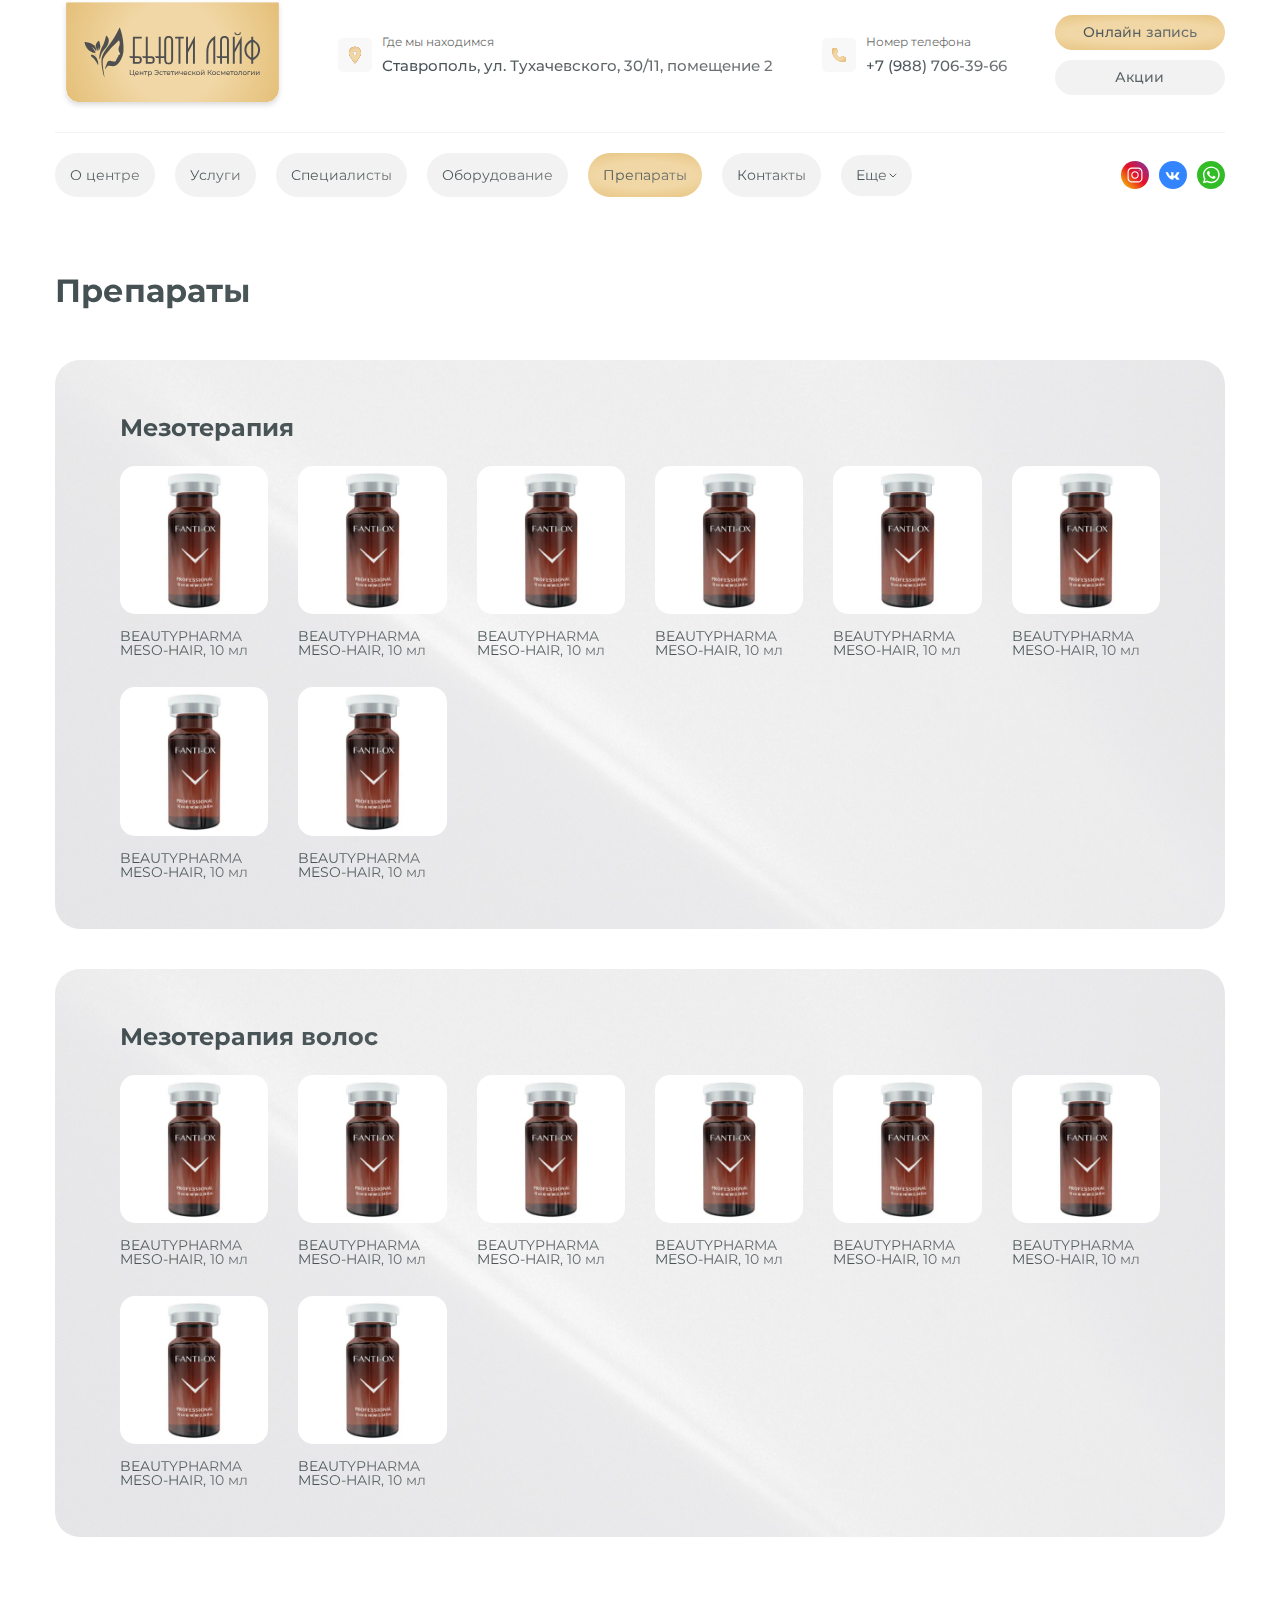
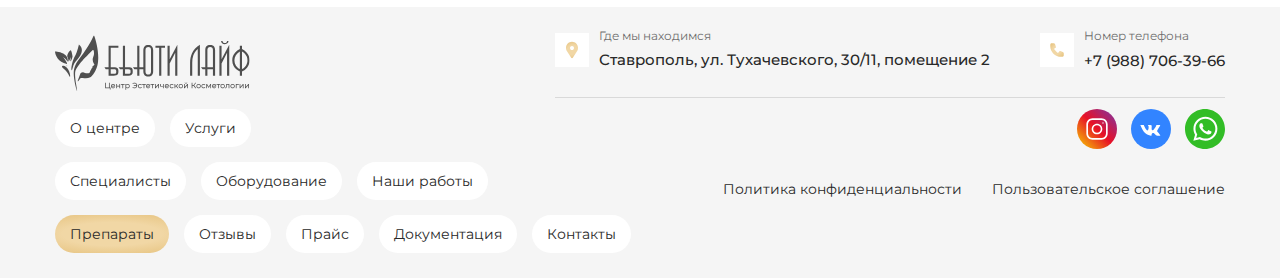
<file: preparati.html>
<!DOCTYPE html>
<html lang="ru">
<head>
    <meta charset="UTF-8">
    <meta name="viewport" content="width=device-width, initial-scale=1.0">
    <meta name="description" content="Описание страницы">
    <title>О центре</title>
    <link rel="stylesheet" href="./styles/style.css">
</head>
<body>
    <section class="mobile-menu">
        <div class="mobile-menu__wrapper">
            <button class="mobile-menu__close"><img class="mobile-menu__close-icon" alt="Закрыть" src="./images/mobile-menu-close.svg"></button>
            <nav class="mobile-menu__link-items">
                <a class="mobile-menu__link-item" href="./o-centre.html">
                    <span class="mobile-menu__link-item-text">О центре</span>
                    <img class="mobile-menu__link-arrow" alt="стрелочка" src="./images/mobile-menu-arrow.svg">
                </a>
                <a class="mobile-menu__link-item" href="./uslugi.html">
                    <span class="mobile-menu__link-item-text">Услуги</span>
                    <img class="mobile-menu__link-arrow" alt="стрелочка" src="./images/mobile-menu-arrow.svg">
                </a>
                <a class="mobile-menu__link-item" href="./specialisti.html">
                    <span class="mobile-menu__link-item-text">Специалисты</span>
                    <img class="mobile-menu__link-arrow" alt="стрелочка" src="./images/mobile-menu-arrow.svg">
                </a>
                <a class="mobile-menu__link-item" href="./oborudovanie.html">
                    <span class="mobile-menu__link-item-text">Оборудование</span>
                    <img class="mobile-menu__link-arrow" alt="стрелочка" src="./images/mobile-menu-arrow.svg">
                </a>
                <a class="mobile-menu__link-item" href="./preparati.html">
                    <span class="mobile-menu__link-item-text">Препараты</span>
                    <img class="mobile-menu__link-arrow" alt="стрелочка" src="./images/mobile-menu-arrow.svg">
                </a>
                <a class="mobile-menu__link-item" href="./contacts.html">
                    <span class="mobile-menu__link-item-text">Контакты</span>
                    <img class="mobile-menu__link-arrow" alt="стрелочка" src="./images/mobile-menu-arrow.svg">
                </a>
                <div class="mobile-menu__link-item-more">
                    <p class="mobile-menu__link-item">
                        <span class="mobile-menu__link-item-text">Ещё</span>
                        <img class="mobile-menu__link-arrow" alt="стрелочка" src="./images/mobile-menu-arrow.svg">
                    </p>
                    <div class="mobile-menu__submenu">
                        <a class="mobile-menu__link-item-text" href="./otzivi.html">Отзывы</a>
                        <a class="mobile-menu__link-item-text" href="./nashi-raboti.html">Наши работы</a>
                        <a class="mobile-menu__link-item-text" href="./price.html">Прайс</a>
                        <a class="mobile-menu__link-item-text" href="./documentaciya.html">Документация</a>
                    </div>
                </div>
            </nav>
            <div class="mobile-menu__line"></div>
            <address class="mobile-menu__contacts">
                <div class="mobile-menu__contacts-item">
                    <img class="mobile-menu__address-icon" src="./images/address-icon.svg" alt="Локация">
                    <div class="mobile-menu__address-text-wrapper">
                        <h6 class="mobile-menu__address-title">Где мы находимся</h6>
                        <p class="mobile-menu__address-text">Ставрополь, ул. Тухачевского, 30/11, помещение 2</p>
                    </div>
                </div>
                <div class="mobile-menu__contacts-item">
                    <img class="mobile-menu__address-icon" src="./images/phone-icon.svg" alt="Телефон">
                    <div class="mobile-menu__address-text-wrapper">
                        <h6 class="mobile-menu__address-title">Номер телефона</h6>
                        <a class="mobile-menu__address-text" href="tel:+79887063966">+7 (988) 706-39-66</a>
                    </div>
                </div>
            </address>
            <div class="mobile-menu__buttons">
                <a class="mobile-menu__button mobile-menu__button_colored"><p class="mobile-menu__button-text">Онлайн запись</p></a>
                <a class="mobile-menu__button" href="/#promotions"><p class="mobile-menu__button-text">Акции</p></a>
            </div>
            <div class="mobile-menu__social">
                <a href="./" class="mobile-menu__social-item">
                    <img class="mobile-menu__social-item-icon" src="./images/instagram-icon.svg" alt="Instagram">
                </a>
                <a href="./" class="mobile-menu__social-item">
                    <img class="mobile-menu__social-item-icon" src="./images/vk-icon.svg" alt="ВКонтакте">
                </a>
                <a href="./" class="mobile-menu__social-item">
                    <img class="mobile-menu__social-item-icon" src="./images/whatsapp-icon.svg" alt="WhatsApp">
                </a>
            </div>
        </div>
    </section>
    <header class="header">
        <div class="container">
            <div class="header__wrapper">
                <div class="header__top-wrapper">
                    <a href="./"><img class="header__logo" src="./images/logo.svg" alt="Логотип Бьюти Лайф"></a>
                    <address class="header__address">
                        <img class="header__address-icon" src="./images/address-icon.svg" alt="Локация">
                        <div class="header__address-text-wrapper">
                            <h6 class="header__address-title">Где мы находимся</h6>
                            <p class="header__address-text">Ставрополь, ул. Тухачевского, 30/11, помещение 2</p>
                        </div>
                    </address>
                    <address class="header__address">
                        <img class="header__address-icon" src="./images/phone-icon.svg" alt="Телефон">
                        <div class="header__address-text-wrapper">
                            <h6 class="header__address-title">Номер телефона</h6>
                            <a class="header__address-text" href="tel:+79887063966">+7 (988) 706-39-66</a>
                        </div>
                    </address>
                    <div class="header__top-buttons">
                        <a class="header__top-button header__top-button_colored"><p class="header__top-button-text">Онлайн запись</p></a>
                        <a class="header__top-button" href="/#promotions"><p class="header__top-button-text">Акции</p></a>
                    </div>
                </div>

                <div class="header__line"></div>
                
                <div class="header__bottom-wrapper">
                    <nav class="header__buttons">
                        <a class="header__button" href="./o-centre.html"><span class="header__button-text">О центре</span></a>
                        <a class="header__button" href="./uslugi.html"><span class="header__button-text">Услуги</span></a>
                        <a class="header__button" href="./specialisti.html"><span class="header__button-text">Специалисты</span></a>
                        <a class="header__button" href="./oborudovanie.html"><span class="header__button-text">Оборудование</span></a>
                        <a class="header__button header__button_active" href="./preparati.html"><span class="header__button-text">Препараты</span></a>
                        <a class="header__button" href="./contacts.html"><span class="header__button-text">Контакты</span></a>
                        <div class="header__button" href="#">
                            <p class="header__button-text header__button-text_more">
                                Еще
                                <svg width="8" height="5" viewBox="0 0 8 5" fill="none" xmlns="http://www.w3.org/2000/svg">
                                    <path d="M1 1L4 4L7 1" stroke="url(#paint0_linear_68_105)" stroke-linecap="round" stroke-linejoin="round"/>
                                    <defs>
                                    <lineargradient id="paint0_linear_68_105" x1="1" y1="2.5" x2="7" y2="2.5" gradientUnits="userSpaceOnUse">
                                    <stop stop-color="#434F52"/>
                                    <stop offset="1" stop-color="#717577"/>
                                    </lineargradient>
                                    </defs>
                                </svg>
                            </p>
                           <div class="header__submenu-wrapper">
                                <div class="header__submenu">
                                    <a class="header__submenu-item" href="./otzivi.html"><span  class="header__submenu-item-text">Отзывы</span></a>
                                    <a class="header__submenu-item" href="./nashi-raboti.html"><span  class="header__submenu-item-text">Наши работы</span></a>
                                    <a class="header__submenu-item" href="./price.html"><span  class="header__submenu-item-text">Прайс</span></a>
                                    <a class="header__submenu-item" href="./documentaciya.html"><span  class="header__submenu-item-text">Документация</span></a>
                                </div>
                           </div>
                        </div>
                    </nav>
                    <div class="header__social">
                        <a href="./" class="header__social-item">
                            <img class="header__social-item-icon" src="./images/instagram-icon.svg" alt="Instagram">
                        </a>
                        <a href="./" class="header__social-item">
                            <img class="header__social-item-icon" src="./images/vk-icon.svg" alt="ВКонтакте">
                        </a>
                        <a href="./" class="header__social-item">
                            <img class="header__social-item-icon" src="./images/whatsapp-icon.svg" alt="WhatsApp">
                        </a>
                    </div>
                </div>
            </div>
            <div class="header__mobile-wrapper">
                <a href="./"><img class="header__logo" src="./images/logo.svg" alt="Логотип Бьюти Лайф"></a>
                <button class="header__mobile-burger"><img class="header__mobile-burger-icon" alt="Меню" src="./images/mobile-menu-burger.svg"></button>
            </div>
        </div>
    </header>
    <main>
        <section class="medication">
            <div class="container">
                <h1 class="medication__title">Препараты</h1>
                <div class="medication__wrapper">
                    <div class="medication__block">
                        <h2 class="medication__block-title">Мезотерапия</h2>
                        <div class="medication__cards">
                            <div class="medication__card">
                                <div class="medication__card-image-wrapper">
                                    <img class="medication__card-image" alt="Препарат" src="./images/medication-f-anti-ox.jpg">
                                </div>
                                <h3 class="medication__card-name">BEAUTYPHARMA MESO-HAIR, 10 мл</h3>
                            </div>
                            <div class="medication__card">
                                <div class="medication__card-image-wrapper">
                                    <img class="medication__card-image" alt="Препарат" src="./images/medication-f-anti-ox.jpg">
                                </div>
                                <h3 class="medication__card-name">BEAUTYPHARMA MESO-HAIR, 10 мл</h3>
                            </div>
                            <div class="medication__card">
                                <div class="medication__card-image-wrapper">
                                    <img class="medication__card-image" alt="Препарат" src="./images/medication-f-anti-ox.jpg">
                                </div>
                                <h3 class="medication__card-name">BEAUTYPHARMA MESO-HAIR, 10 мл</h3>
                            </div>
                            <div class="medication__card">
                                <div class="medication__card-image-wrapper">
                                    <img class="medication__card-image" alt="Препарат" src="./images/medication-f-anti-ox.jpg">
                                </div>
                                <h3 class="medication__card-name">BEAUTYPHARMA MESO-HAIR, 10 мл</h3>
                            </div>
                            <div class="medication__card">
                                <div class="medication__card-image-wrapper">
                                    <img class="medication__card-image" alt="Препарат" src="./images/medication-f-anti-ox.jpg">
                                </div>
                                <h3 class="medication__card-name">BEAUTYPHARMA MESO-HAIR, 10 мл</h3>
                            </div>
                            <div class="medication__card">
                                <div class="medication__card-image-wrapper">
                                    <img class="medication__card-image" alt="Препарат" src="./images/medication-f-anti-ox.jpg">
                                </div>
                                <h3 class="medication__card-name">BEAUTYPHARMA MESO-HAIR, 10 мл</h3>
                            </div>
                            <div class="medication__card">
                                <div class="medication__card-image-wrapper">
                                    <img class="medication__card-image" alt="Препарат" src="./images/medication-f-anti-ox.jpg">
                                </div>
                                <h3 class="medication__card-name">BEAUTYPHARMA MESO-HAIR, 10 мл</h3>
                            </div>
                            <div class="medication__card">
                                <div class="medication__card-image-wrapper">
                                    <img class="medication__card-image" alt="Препарат" src="./images/medication-f-anti-ox.jpg">
                                </div>
                                <h3 class="medication__card-name">BEAUTYPHARMA MESO-HAIR, 10 мл</h3>
                            </div>
                            
                        </div>
                    </div>

                    <div class="medication__block">
                        <h2 class="medication__block-title">Мезотерапия волос</h2>
                        <div class="medication__cards">
                            <div class="medication__card">
                                <div class="medication__card-image-wrapper">
                                    <img class="medication__card-image" alt="Препарат" src="./images/medication-f-anti-ox.jpg">
                                </div>
                                <h3 class="medication__card-name">BEAUTYPHARMA MESO-HAIR, 10 мл</h3>
                            </div>
                            <div class="medication__card">
                                <div class="medication__card-image-wrapper">
                                    <img class="medication__card-image" alt="Препарат" src="./images/medication-f-anti-ox.jpg">
                                </div>
                                <h3 class="medication__card-name">BEAUTYPHARMA MESO-HAIR, 10 мл</h3>
                            </div>
                            <div class="medication__card">
                                <div class="medication__card-image-wrapper">
                                    <img class="medication__card-image" alt="Препарат" src="./images/medication-f-anti-ox.jpg">
                                </div>
                                <h3 class="medication__card-name">BEAUTYPHARMA MESO-HAIR, 10 мл</h3>
                            </div>
                            <div class="medication__card">
                                <div class="medication__card-image-wrapper">
                                    <img class="medication__card-image" alt="Препарат" src="./images/medication-f-anti-ox.jpg">
                                </div>
                                <h3 class="medication__card-name">BEAUTYPHARMA MESO-HAIR, 10 мл</h3>
                            </div>
                            <div class="medication__card">
                                <div class="medication__card-image-wrapper">
                                    <img class="medication__card-image" alt="Препарат" src="./images/medication-f-anti-ox.jpg">
                                </div>
                                <h3 class="medication__card-name">BEAUTYPHARMA MESO-HAIR, 10 мл</h3>
                            </div>
                            <div class="medication__card">
                                <div class="medication__card-image-wrapper">
                                    <img class="medication__card-image" alt="Препарат" src="./images/medication-f-anti-ox.jpg">
                                </div>
                                <h3 class="medication__card-name">BEAUTYPHARMA MESO-HAIR, 10 мл</h3>
                            </div>
                            <div class="medication__card">
                                <div class="medication__card-image-wrapper">
                                    <img class="medication__card-image" alt="Препарат" src="./images/medication-f-anti-ox.jpg">
                                </div>
                                <h3 class="medication__card-name">BEAUTYPHARMA MESO-HAIR, 10 мл</h3>
                            </div>
                            <div class="medication__card">
                                <div class="medication__card-image-wrapper">
                                    <img class="medication__card-image" alt="Препарат" src="./images/medication-f-anti-ox.jpg">
                                </div>
                                <h3 class="medication__card-name">BEAUTYPHARMA MESO-HAIR, 10 мл</h3>
                            </div>
                        </div>
                    </div>
                    
                </div>
            </div>
        </section>
    </main>

    <footer class="footer">
        <div class="container">
            <div class="footer__wrapper">
                <div class="footer__row-1">
                    <a href="./"><img class="footer__logo" alt="Логотип" src="./images/footer-logo.svg"></a>
                    <address class="footer__contacts">
                        <div class="footer__contacts-item">
                            <img class="footer__address-icon" src="./images/contacts-icon-location.svg" alt="Локация">
                            <div class="footer__address-text-wrapper">
                                <h6 class="footer__address-title">Где мы находимся</h6>
                                <p class="footer__address-text">Ставрополь, ул. Тухачевского, 30/11, помещение 2</p>
                            </div>
                        </div>
                        <div class="footer__contacts-item">
                            <img class="footer__address-icon" src="./images/contacts-icon-phone.svg" alt="Телефон">
                            <div class="footer__address-text-wrapper">
                                <h6 class="footer__address-title">Номер телефона</h6>
                                <a class="footer__address-text" href="tel:+79887063966">+7 (988) 706-39-66</a>
                            </div>
                        </div>
                    </address>
                </div>
                <div class="footer__row-2">
                    <nav class="footer__buttons">
                        <a href="./o-centre.html" class="footer__button"><span class="footer__button-text">О центре</span></a>
                        <a href="./uslugi.html" class="footer__button"><span class="footer__button-text">Услуги</span></a>
                        <div class="footer__nav-placeholder-1"></div>
                        <a href="./specialisti.html" class="footer__button"><span class="footer__button-text">Специалисты</span></a>
                        <a href="./oborudovanie.html" class="footer__button"><span class="footer__button-text">Оборудование</span></a>
                        <a href="./nashi-raboti.html" class="footer__button"><span class="footer__button-text">Наши работы</span></a>
                        <div class="footer__nav-placeholder-2"></div>
                        <a href="./preparati.html" class="footer__button footer__button_active"><span class="footer__button-text">Препараты</span></a>
                        <a href="./otzivi.html" class="footer__button"><span class="footer__button-text">Отзывы</span></a>
                        <a href="./price.html" class="footer__button"><span class="footer__button-text">Прайс</span></a>
                        <a href="./documentaciya.html" class="footer__button"><span class="footer__button-text">Документация</span></a>
                        <a href="./contacts.html" class="footer__button"><span class="footer__button-text">Контакты</span></a>
                    </nav>

                   <div class="footer__links-wrapper">
                        <div class="footer__social">
                            <a href="./" class="footer__social-item">
                                <img class="footer__social-item-icon" src="./images/instagram-icon.svg" alt="Instagram">
                            </a>
                            <a href="./" class="footer__social-item">
                                <img class="footer__social-item-icon" src="./images/vk-icon.svg" alt="ВКонтакте">
                            </a>
                            <a href="./" class="footer__social-item">
                                <img class="footer__social-item-icon" src="./images/whatsapp-icon.svg" alt="WhatsApp">
                            </a>
                        </div>
                        <div class="footer__links">
                            <a href="#" class="footer__link">Политика конфиденциальности</a>
                            <a href="#" class="footer__link">Пользовательское соглашение</a>
                        </div>
                   </div>
                </div>
            </div>
        </div>
    </footer>

    <section class="popup popup-online-record none">
        <div class="popup__wrapper">
            <button class="popup__close">
                <svg width="22" height="22" viewBox="0 0 22 22" fill="none" xmlns="http://www.w3.org/2000/svg">
                    <path d="M1 1L21 21" stroke="#282828" stroke-width="2" stroke-linecap="round"/>
                    <path d="M21 1L1 21" stroke="#282828" stroke-width="2" stroke-linecap="round"/>
                </svg>
                    
            </button>

            <h2 class="popup__title">Онлайн запись</h2>
            <form name="online-record" class="popup__form">
                <input class="popup__input" placeholder="Имя" name="name">
                <input class="popup__input" placeholder="Номер телефона" name="phone">
                <div class="popup__privacy-block">
                    <input class="popup__privacy-checkbox" type="checkbox" id="popup-privacy-checkbox" name="privacy">
                    <label class="popup__privacy-label" for="popup-privacy-checkbox">
                        <svg class="popup__checkbox-icon" width="14" height="8" viewBox="0 0 14 8" fill="none" xmlns="http://www.w3.org/2000/svg">
                            <path d="M1 3L5.8 7L13 1" stroke="white" stroke-width="1.5" stroke-linecap="round" stroke-linejoin="round"></path>
                        </svg>
                    </label>
                    <label class="popup__privacy-label-text" for="popup-privacy-checkbox">Нажимая кнопку вы соглашаетесь согласие на <a  class="popup__privacy-label-text popup__privacy-label-text_link">обработку персональных данных</a></label>
                </div>
                <button class="popup__button"><span class="popup__button-text">Записаться</span></button>
            </form>
        </div>
    </section>

    <script src="./js/scripts.js"></script>
    <script>
        document.addEventListener('DOMContentLoaded', () => {
            setMobileMenu('.header__mobile-burger', '.mobile-menu', 'open', '.mobile-menu__close');
            showHideItem('.mobile-menu__link-item-more', '.mobile-menu__submenu', 'open');

            setModal('.main-banner__button', '.popup-online-record', '.popup__close');
            setModal('.header__top-button_colored', '.popup-online-record', '.popup__close');
            setModal('.mobile-menu__button_colored', '.popup-online-record', '.popup__close');
        });
    </script>
</body>
</html>
</file>
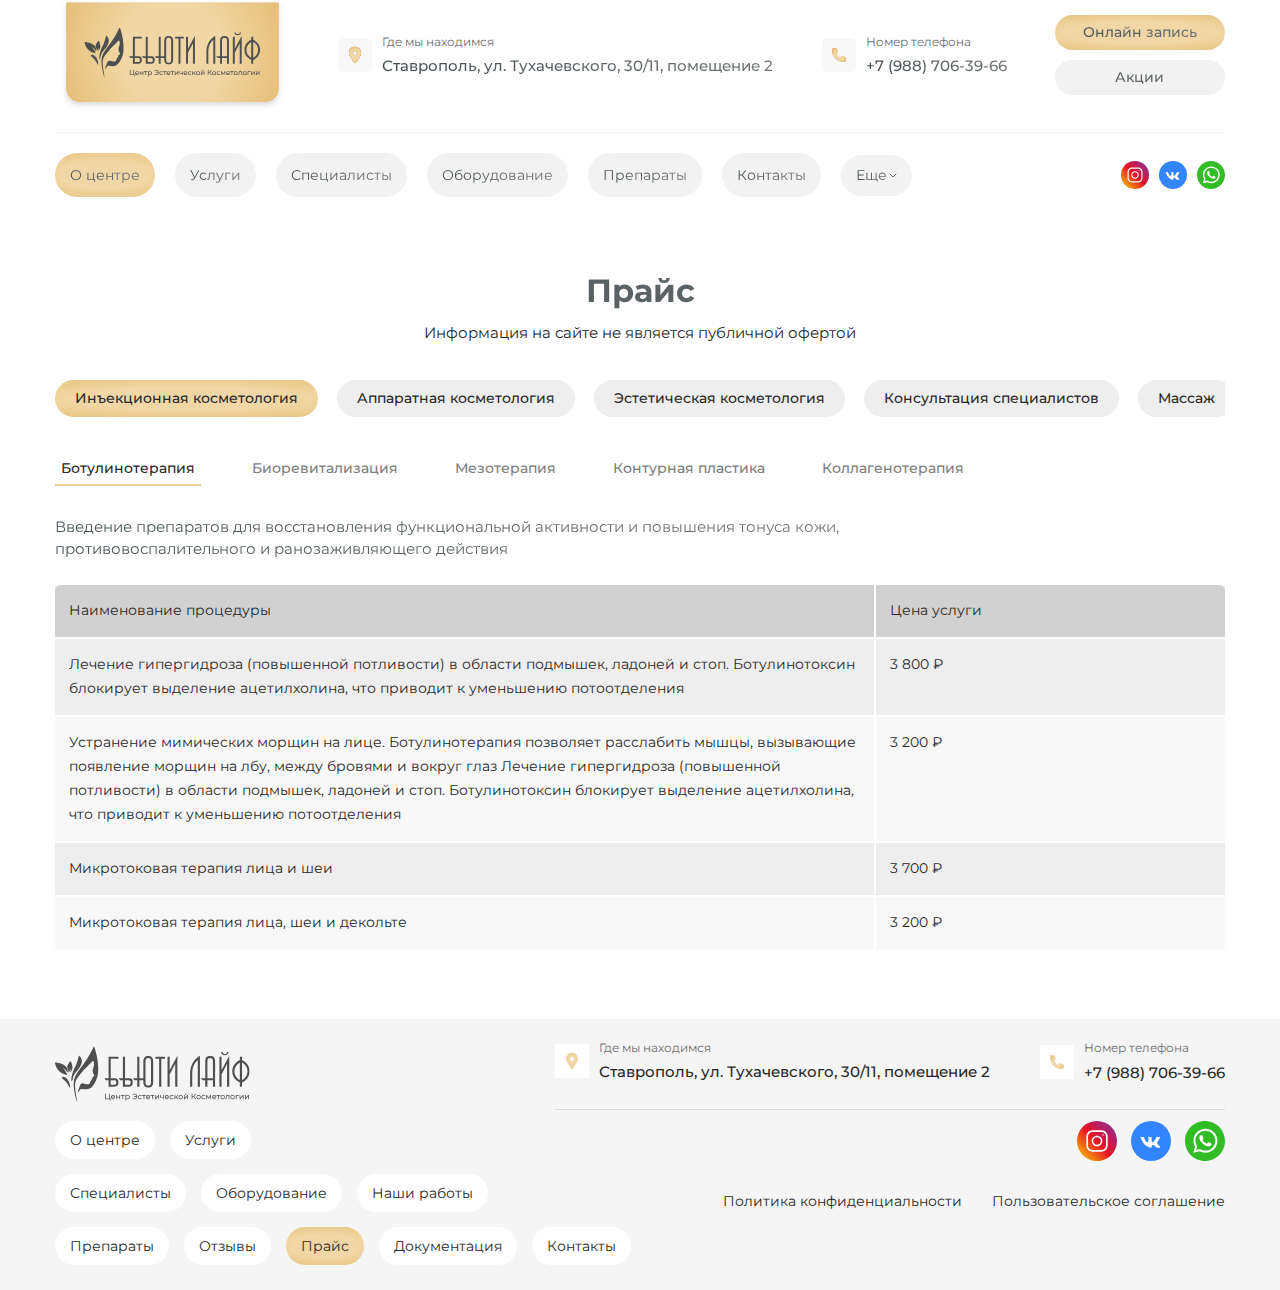
<file: price.html>
<!DOCTYPE html>
<html lang="ru">
<head>
    <meta charset="UTF-8">
    <meta name="viewport" content="width=device-width, initial-scale=1.0">
    <meta name="description" content="Описание страницы">
    <title>Прайс</title>
    <link rel="stylesheet" href="./styles/style.css">
</head>
<body>
    <section class="mobile-menu">
        <div class="mobile-menu__wrapper">
            <button class="mobile-menu__close"><img class="mobile-menu__close-icon" alt="Закрыть" src="./images/mobile-menu-close.svg"></button>
            <nav class="mobile-menu__link-items">
                <a class="mobile-menu__link-item" href="./o-centre.html">
                    <span class="mobile-menu__link-item-text">О центре</span>
                    <img class="mobile-menu__link-arrow" alt="стрелочка" src="./images/mobile-menu-arrow.svg">
                </a>
                <a class="mobile-menu__link-item" href="./uslugi.html">
                    <span class="mobile-menu__link-item-text">Услуги</span>
                    <img class="mobile-menu__link-arrow" alt="стрелочка" src="./images/mobile-menu-arrow.svg">
                </a>
                <a class="mobile-menu__link-item" href="./specialisti.html">
                    <span class="mobile-menu__link-item-text">Специалисты</span>
                    <img class="mobile-menu__link-arrow" alt="стрелочка" src="./images/mobile-menu-arrow.svg">
                </a>
                <a class="mobile-menu__link-item" href="./oborudovanie.html">
                    <span class="mobile-menu__link-item-text">Оборудование</span>
                    <img class="mobile-menu__link-arrow" alt="стрелочка" src="./images/mobile-menu-arrow.svg">
                </a>
                <a class="mobile-menu__link-item" href="./preparati.html">
                    <span class="mobile-menu__link-item-text">Препараты</span>
                    <img class="mobile-menu__link-arrow" alt="стрелочка" src="./images/mobile-menu-arrow.svg">
                </a>
                <a class="mobile-menu__link-item" href="./contacts.html">
                    <span class="mobile-menu__link-item-text">Контакты</span>
                    <img class="mobile-menu__link-arrow" alt="стрелочка" src="./images/mobile-menu-arrow.svg">
                </a>
                <div class="mobile-menu__link-item-more">
                    <p class="mobile-menu__link-item">
                        <span class="mobile-menu__link-item-text">Ещё</span>
                        <img class="mobile-menu__link-arrow" alt="стрелочка" src="./images/mobile-menu-arrow.svg">
                    </p>
                    <div class="mobile-menu__submenu">
                        <a class="mobile-menu__link-item-text" href="./otzivi.html">Отзывы</a>
                        <a class="mobile-menu__link-item-text" href="./nashi-raboti.html">Наши работы</a>
                        <a class="mobile-menu__link-item-text" href="./price.html">Прайс</a>
                        <a class="mobile-menu__link-item-text" href="./documentaciya.html">Документация</a>
                    </div>
                </div>
            </nav>
            <div class="mobile-menu__line"></div>
            <address class="mobile-menu__contacts">
                <div class="mobile-menu__contacts-item">
                    <img class="mobile-menu__address-icon" src="./images/address-icon.svg" alt="Локация">
                    <div class="mobile-menu__address-text-wrapper">
                        <h6 class="mobile-menu__address-title">Где мы находимся</h6>
                        <p class="mobile-menu__address-text">Ставрополь, ул. Тухачевского, 30/11, помещение 2</p>
                    </div>
                </div>
                <div class="mobile-menu__contacts-item">
                    <img class="mobile-menu__address-icon" src="./images/phone-icon.svg" alt="Телефон">
                    <div class="mobile-menu__address-text-wrapper">
                        <h6 class="mobile-menu__address-title">Номер телефона</h6>
                        <a class="mobile-menu__address-text" href="tel:+79887063966">+7 (988) 706-39-66</a>
                    </div>
                </div>
            </address>
            <div class="mobile-menu__buttons">
                <a class="mobile-menu__button mobile-menu__button_colored"><p class="mobile-menu__button-text">Онлайн запись</p></a>
                <a class="mobile-menu__button" href="/#promotions"><p class="mobile-menu__button-text">Акции</p></a>
            </div>
            <div class="mobile-menu__social">
                <a href="./" class="mobile-menu__social-item">
                    <img class="mobile-menu__social-item-icon" src="./images/instagram-icon.svg" alt="Instagram">
                </a>
                <a href="./" class="mobile-menu__social-item">
                    <img class="mobile-menu__social-item-icon" src="./images/vk-icon.svg" alt="ВКонтакте">
                </a>
                <a href="./" class="mobile-menu__social-item">
                    <img class="mobile-menu__social-item-icon" src="./images/whatsapp-icon.svg" alt="WhatsApp">
                </a>
            </div>
        </div>
    </section>
    <header class="header">
        <div class="container">
            <div class="header__wrapper">
                <div class="header__top-wrapper">
                    <a href="./"><img class="header__logo" src="./images/logo.svg" alt="Логотип Бьюти Лайф"></a>
                    <address class="header__address">
                        <img class="header__address-icon" src="./images/address-icon.svg" alt="Локация">
                        <div class="header__address-text-wrapper">
                            <h6 class="header__address-title">Где мы находимся</h6>
                            <p class="header__address-text">Ставрополь, ул. Тухачевского, 30/11, помещение 2</p>
                        </div>
                    </address>
                    <address class="header__address">
                        <img class="header__address-icon" src="./images/phone-icon.svg" alt="Телефон">
                        <div class="header__address-text-wrapper">
                            <h6 class="header__address-title">Номер телефона</h6>
                            <a class="header__address-text" href="tel:+79887063966">+7 (988) 706-39-66</a>
                        </div>
                    </address>
                    <div class="header__top-buttons">
                        <a class="header__top-button header__top-button_colored"><p class="header__top-button-text">Онлайн запись</p></a>
                        <a class="header__top-button" href="/#promotions"><p class="header__top-button-text">Акции</p></a>
                    </div>
                </div>

                <div class="header__line"></div>
                
                <div class="header__bottom-wrapper">
                    <nav class="header__buttons">
                        <a class="header__button header__button_active" href="./o-centre.html"><span class="header__button-text">О центре</span></a>
                        <a class="header__button" href="./uslugi.html"><span class="header__button-text">Услуги</span></a>
                        <a class="header__button" href="./specialisti.html"><span class="header__button-text">Специалисты</span></a>
                        <a class="header__button" href="./oborudovanie.html"><span class="header__button-text">Оборудование</span></a>
                        <a class="header__button" href="./preparati.html"><span class="header__button-text">Препараты</span></a>
                        <a class="header__button" href="./contacts.html"><span class="header__button-text">Контакты</span></a>
                        <div class="header__button" href="#">
                            <p class="header__button-text header__button-text_more">
                                Еще
                                <svg width="8" height="5" viewBox="0 0 8 5" fill="none" xmlns="http://www.w3.org/2000/svg">
                                    <path d="M1 1L4 4L7 1" stroke="url(#paint0_linear_68_105)" stroke-linecap="round" stroke-linejoin="round"/>
                                    <defs>
                                    <lineargradient id="paint0_linear_68_105" x1="1" y1="2.5" x2="7" y2="2.5" gradientUnits="userSpaceOnUse">
                                    <stop stop-color="#434F52"/>
                                    <stop offset="1" stop-color="#717577"/>
                                    </lineargradient>
                                    </defs>
                                </svg>
                            </p>
                           <div class="header__submenu-wrapper">
                                <div class="header__submenu">
                                    <a class="header__submenu-item" href="./otzivi.html"><span  class="header__submenu-item-text">Отзывы</span></a>
                                    <a class="header__submenu-item" href="./nashi-raboti.html"><span  class="header__submenu-item-text">Наши работы</span></a>
                                    <a class="header__submenu-item header__submenu-item_active" href="./price.html"><span  class="header__submenu-item-text">Прайс</span></a>
                                    <a class="header__submenu-item" href="./documentaciya.html"><span  class="header__submenu-item-text">Документация</span></a>
                                </div>
                           </div>
                        </div>
                    </nav>
                    <div class="header__social">
                        <a href="./" class="header__social-item">
                            <img class="header__social-item-icon" src="./images/instagram-icon.svg" alt="Instagram">
                        </a>
                        <a href="./" class="header__social-item">
                            <img class="header__social-item-icon" src="./images/vk-icon.svg" alt="ВКонтакте">
                        </a>
                        <a href="./" class="header__social-item">
                            <img class="header__social-item-icon" src="./images/whatsapp-icon.svg" alt="WhatsApp">
                        </a>
                    </div>
                </div>
            </div>
            <div class="header__mobile-wrapper">
                <a href="./"><img class="header__logo" src="./images/logo.svg" alt="Логотип Бьюти Лайф"></a>
                <button class="header__mobile-burger"><img class="header__mobile-burger-icon" alt="Меню" src="./images/mobile-menu-burger.svg"></button>
            </div>
        </div>
    </header>
    <main>
        <section class="price">
            <div class="container">
                <h1 class="price__title">Прайс</h1>
                <p class="price__subtitle">Информация на сайте не является публичной офертой</p>
                <div class="price__wrapper">
                    <div class="price__section-buttons">
                        <button class="price__section-button active">Инъекционная косметология</button>
                        <button class="price__section-button">Аппаратная косметология</button>
                        <button class="price__section-button">Эстетическая косметология</button>
                        <button class="price__section-button">Консультация специалистов</button>
                        <button class="price__section-button">Массаж</button>
                    </div>

                    <!-- Контент Инъекционная косметология -->
                    <div class="price__category-content">
                        <!-- Категории Инъекционной косметологии -->
                        <div class="price__category-buttons">
                            <button class="price__category-button active">Ботулинотерапия</button>
                            <button class="price__category-button">Биоревитализация</button>
                            <button class="price__category-button">Мезотерапия</button>
                            <button class="price__category-button">Контурная пластика</button>
                            <button class="price__category-button">Коллагенотерапия</button>
                        </div>

                        <!-- Прайс Ботулинотерапии -->
                        <div class="price__content">
                            <p class="price__description">Введение препаратов для восстановления функциональной активности и повышения тонуса кожи, противовоспалительного и ранозаживляющего действия</p>
                            <div class="price__table">
                                <div class="price__table-row price__table-row-title">
                                    <div class="price__table-column-name">Наименование процедуры</div>
                                    <div class="price__table-column-price">Цена услуги</div>
                                </div>
                                <div class="price__table-row">
                                    <div class="price__table-column-name">Лечение гипергидроза (повышенной потливости) в области подмышек, ладоней и стоп. Ботулинотоксин блокирует выделение ацетилхолина, что приводит к уменьшению потоотделения</div>
                                    <div class="price__table-column-price">3 800 ₽</div>
                                </div>
                                <div class="price__table-row">
                                    <div class="price__table-column-name">Устранение мимических морщин на лице. Ботулинотерапия позволяет расслабить мышцы, вызывающие появление морщин на лбу, между бровями и вокруг глаз Лечение гипергидроза (повышенной потливости) в области подмышек, ладоней и стоп. Ботулинотоксин блокирует выделение ацетилхолина, что приводит к уменьшению потоотделения</div>
                                    <div class="price__table-column-price">3 200 ₽</div>
                                </div>
                                <div class="price__table-row">
                                    <div class="price__table-column-name">Микротоковая терапия лица и шеи</div>
                                    <div class="price__table-column-price">3 700 ₽</div>
                                </div>
                                <div class="price__table-row">
                                    <div class="price__table-column-name">Микротоковая терапия лица, шеи и декольте</div>
                                    <div class="price__table-column-price">3 200 ₽</div>
                                </div>
        
                            </div>
                        </div>
                        <!-- Прайс Биоревитализация -->
                        <div class="price__content none">
                            <p class="price__description">Введение препаратов для восстановления функциональной активности и повышения тонуса кожи, противовоспалительного и ранозаживляющего действия</p>
                            <div class="price__table">
                                <div class="price__table-row price__table-row-title">
                                    <div class="price__table-column-name">Наименование процедуры</div>
                                    <div class="price__table-column-price">Цена услуги</div>
                                </div>
                                <div class="price__table-row">
                                    <div class="price__table-column-name">Лечение гипергидроза (повышенной потливости) в области подмышек, ладоней и стоп. Ботулинотоксин блокирует выделение ацетилхолина, что приводит к уменьшению потоотделения</div>
                                    <div class="price__table-column-price">3 800 ₽</div>
                                </div>
                                <div class="price__table-row">
                                    <div class="price__table-column-name">Устранение мимических морщин на лице. Ботулинотерапия позволяет расслабить мышцы, вызывающие появление морщин на лбу, между бровями и вокруг глаз Лечение гипергидроза (повышенной потливости) в области подмышек, ладоней и стоп. Ботулинотоксин блокирует выделение ацетилхолина, что приводит к уменьшению потоотделения</div>
                                    <div class="price__table-column-price">3 200 ₽</div>
                                </div>
                                <div class="price__table-row">
                                    <div class="price__table-column-name">Микротоковая терапия лица и шеи</div>
                                    <div class="price__table-column-price">3 700 ₽</div>
                                </div>
                                <div class="price__table-row">
                                    <div class="price__table-column-name">Микротоковая терапия лица, шеи и декольте</div>
                                    <div class="price__table-column-price">3 200 ₽</div>
                                </div>
        
                            </div>
                        </div>
                        <!-- Прайс Мезотерапия -->
                        <div class="price__content none">
                            <p class="price__description">Введение препаратов для восстановления функциональной активности и повышения тонуса кожи, противовоспалительного и ранозаживляющего действия</p>
                            <div class="price__table">
                                <div class="price__table-row price__table-row-title">
                                    <div class="price__table-column-name">Наименование процедуры</div>
                                    <div class="price__table-column-price">Цена услуги</div>
                                </div>
                                <div class="price__table-row">
                                    <div class="price__table-column-name">Лечение гипергидроза (повышенной потливости) в области подмышек, ладоней и стоп. Ботулинотоксин блокирует выделение ацетилхолина, что приводит к уменьшению потоотделения</div>
                                    <div class="price__table-column-price">3 800 ₽</div>
                                </div>
                                <div class="price__table-row">
                                    <div class="price__table-column-name">Устранение мимических морщин на лице. Ботулинотерапия позволяет расслабить мышцы, вызывающие появление морщин на лбу, между бровями и вокруг глаз Лечение гипергидроза (повышенной потливости) в области подмышек, ладоней и стоп. Ботулинотоксин блокирует выделение ацетилхолина, что приводит к уменьшению потоотделения</div>
                                    <div class="price__table-column-price">3 200 ₽</div>
                                </div>
                                <div class="price__table-row">
                                    <div class="price__table-column-name">Микротоковая терапия лица и шеи</div>
                                    <div class="price__table-column-price">3 700 ₽</div>
                                </div>
                                <div class="price__table-row">
                                    <div class="price__table-column-name">Микротоковая терапия лица, шеи и декольте</div>
                                    <div class="price__table-column-price">3 200 ₽</div>
                                </div>
        
                            </div>
                        </div>
                        <!-- Прайс Контурная пластика -->
                        <div class="price__content none">
                            <p class="price__description">Введение препаратов для восстановления функциональной активности и повышения тонуса кожи, противовоспалительного и ранозаживляющего действия</p>
                            <div class="price__table">
                                <div class="price__table-row price__table-row-title">
                                    <div class="price__table-column-name">Наименование процедуры</div>
                                    <div class="price__table-column-price">Цена услуги</div>
                                </div>
                                <div class="price__table-row">
                                    <div class="price__table-column-name">Лечение гипергидроза (повышенной потливости) в области подмышек, ладоней и стоп. Ботулинотоксин блокирует выделение ацетилхолина, что приводит к уменьшению потоотделения</div>
                                    <div class="price__table-column-price">3 800 ₽</div>
                                </div>
                                <div class="price__table-row">
                                    <div class="price__table-column-name">Устранение мимических морщин на лице. Ботулинотерапия позволяет расслабить мышцы, вызывающие появление морщин на лбу, между бровями и вокруг глаз Лечение гипергидроза (повышенной потливости) в области подмышек, ладоней и стоп. Ботулинотоксин блокирует выделение ацетилхолина, что приводит к уменьшению потоотделения</div>
                                    <div class="price__table-column-price">3 200 ₽</div>
                                </div>
                                <div class="price__table-row">
                                    <div class="price__table-column-name">Микротоковая терапия лица и шеи</div>
                                    <div class="price__table-column-price">3 700 ₽</div>
                                </div>
                                <div class="price__table-row">
                                    <div class="price__table-column-name">Микротоковая терапия лица, шеи и декольте</div>
                                    <div class="price__table-column-price">3 200 ₽</div>
                                </div>
        
                            </div>
                        </div>
                        <!-- Прайс Коллагенотерапия -->
                        <div class="price__content none">
                            <p class="price__description">Введение препаратов для восстановления функциональной активности и повышения тонуса кожи, противовоспалительного и ранозаживляющего действия</p>
                            <div class="price__table">
                                <div class="price__table-row price__table-row-title">
                                    <div class="price__table-column-name">Наименование процедуры</div>
                                    <div class="price__table-column-price">Цена услуги</div>
                                </div>
                                <div class="price__table-row">
                                    <div class="price__table-column-name">Лечение гипергидроза (повышенной потливости) в области подмышек, ладоней и стоп. Ботулинотоксин блокирует выделение ацетилхолина, что приводит к уменьшению потоотделения</div>
                                    <div class="price__table-column-price">3 800 ₽</div>
                                </div>
                                <div class="price__table-row">
                                    <div class="price__table-column-name">Устранение мимических морщин на лице. Ботулинотерапия позволяет расслабить мышцы, вызывающие появление морщин на лбу, между бровями и вокруг глаз Лечение гипергидроза (повышенной потливости) в области подмышек, ладоней и стоп. Ботулинотоксин блокирует выделение ацетилхолина, что приводит к уменьшению потоотделения</div>
                                    <div class="price__table-column-price">3 200 ₽</div>
                                </div>
                                <div class="price__table-row">
                                    <div class="price__table-column-name">Микротоковая терапия лица и шеи</div>
                                    <div class="price__table-column-price">3 700 ₽</div>
                                </div>
                                <div class="price__table-row">
                                    <div class="price__table-column-name">Микротоковая терапия лица, шеи и декольте</div>
                                    <div class="price__table-column-price">3 200 ₽</div>
                                </div>
        
                            </div>
                        </div>
                    </div>
                    <!-- Контент Аппаратная косметология -->
                    <div class="price__category-content none">
                        <!-- Категории Инъекционной косметологии -->
                        <div class="price__category-buttons">
                            <button class="price__category-button active">Ботулинотерапия</button>
                            <button class="price__category-button">Биоревитализация</button>
                            <button class="price__category-button">Мезотерапия</button>
                            <button class="price__category-button">Контурная пластика</button>
                            <button class="price__category-button">Коллагенотерапия</button>
                        </div>

                        <!-- Прайс Ботулинотерапии -->
                        <div class="price__content">
                            <p class="price__description">Введение препаратов для восстановления функциональной активности и повышения тонуса кожи, противовоспалительного и ранозаживляющего действия</p>
                            <div class="price__table">
                                <div class="price__table-row price__table-row-title">
                                    <div class="price__table-column-name">Наименование процедуры</div>
                                    <div class="price__table-column-price">Цена услуги</div>
                                </div>
                                <div class="price__table-row">
                                    <div class="price__table-column-name">Лечение гипергидроза (повышенной потливости) в области подмышек, ладоней и стоп. Ботулинотоксин блокирует выделение ацетилхолина, что приводит к уменьшению потоотделения</div>
                                    <div class="price__table-column-price">3 800 ₽</div>
                                </div>
                                <div class="price__table-row">
                                    <div class="price__table-column-name">Устранение мимических морщин на лице. Ботулинотерапия позволяет расслабить мышцы, вызывающие появление морщин на лбу, между бровями и вокруг глаз Лечение гипергидроза (повышенной потливости) в области подмышек, ладоней и стоп. Ботулинотоксин блокирует выделение ацетилхолина, что приводит к уменьшению потоотделения</div>
                                    <div class="price__table-column-price">3 200 ₽</div>
                                </div>
                                <div class="price__table-row">
                                    <div class="price__table-column-name">Микротоковая терапия лица и шеи</div>
                                    <div class="price__table-column-price">3 700 ₽</div>
                                </div>
                                <div class="price__table-row">
                                    <div class="price__table-column-name">Микротоковая терапия лица, шеи и декольте</div>
                                    <div class="price__table-column-price">3 200 ₽</div>
                                </div>
        
                            </div>
                        </div>
                        <!-- Прайс Биоревитализация -->
                        <div class="price__content none">
                            <p class="price__description">Введение препаратов для восстановления функциональной активности и повышения тонуса кожи, противовоспалительного и ранозаживляющего действия</p>
                            <div class="price__table">
                                <div class="price__table-row price__table-row-title">
                                    <div class="price__table-column-name">Наименование процедуры</div>
                                    <div class="price__table-column-price">Цена услуги</div>
                                </div>
                                <div class="price__table-row">
                                    <div class="price__table-column-name">Лечение гипергидроза (повышенной потливости) в области подмышек, ладоней и стоп. Ботулинотоксин блокирует выделение ацетилхолина, что приводит к уменьшению потоотделения</div>
                                    <div class="price__table-column-price">3 800 ₽</div>
                                </div>
                                <div class="price__table-row">
                                    <div class="price__table-column-name">Устранение мимических морщин на лице. Ботулинотерапия позволяет расслабить мышцы, вызывающие появление морщин на лбу, между бровями и вокруг глаз Лечение гипергидроза (повышенной потливости) в области подмышек, ладоней и стоп. Ботулинотоксин блокирует выделение ацетилхолина, что приводит к уменьшению потоотделения</div>
                                    <div class="price__table-column-price">3 200 ₽</div>
                                </div>
                                <div class="price__table-row">
                                    <div class="price__table-column-name">Микротоковая терапия лица и шеи</div>
                                    <div class="price__table-column-price">3 700 ₽</div>
                                </div>
                                <div class="price__table-row">
                                    <div class="price__table-column-name">Микротоковая терапия лица, шеи и декольте</div>
                                    <div class="price__table-column-price">3 200 ₽</div>
                                </div>
        
                            </div>
                        </div>
                        <!-- Прайс Мезотерапия -->
                        <div class="price__content none">
                            <p class="price__description">Введение препаратов для восстановления функциональной активности и повышения тонуса кожи, противовоспалительного и ранозаживляющего действия</p>
                            <div class="price__table">
                                <div class="price__table-row price__table-row-title">
                                    <div class="price__table-column-name">Наименование процедуры</div>
                                    <div class="price__table-column-price">Цена услуги</div>
                                </div>
                                <div class="price__table-row">
                                    <div class="price__table-column-name">Лечение гипергидроза (повышенной потливости) в области подмышек, ладоней и стоп. Ботулинотоксин блокирует выделение ацетилхолина, что приводит к уменьшению потоотделения</div>
                                    <div class="price__table-column-price">3 800 ₽</div>
                                </div>
                                <div class="price__table-row">
                                    <div class="price__table-column-name">Устранение мимических морщин на лице. Ботулинотерапия позволяет расслабить мышцы, вызывающие появление морщин на лбу, между бровями и вокруг глаз Лечение гипергидроза (повышенной потливости) в области подмышек, ладоней и стоп. Ботулинотоксин блокирует выделение ацетилхолина, что приводит к уменьшению потоотделения</div>
                                    <div class="price__table-column-price">3 200 ₽</div>
                                </div>
                                <div class="price__table-row">
                                    <div class="price__table-column-name">Микротоковая терапия лица и шеи</div>
                                    <div class="price__table-column-price">3 700 ₽</div>
                                </div>
                                <div class="price__table-row">
                                    <div class="price__table-column-name">Микротоковая терапия лица, шеи и декольте</div>
                                    <div class="price__table-column-price">3 200 ₽</div>
                                </div>
        
                            </div>
                        </div>
                        <!-- Прайс Контурная пластика -->
                        <div class="price__content none">
                            <p class="price__description">Введение препаратов для восстановления функциональной активности и повышения тонуса кожи, противовоспалительного и ранозаживляющего действия</p>
                            <div class="price__table">
                                <div class="price__table-row price__table-row-title">
                                    <div class="price__table-column-name">Наименование процедуры</div>
                                    <div class="price__table-column-price">Цена услуги</div>
                                </div>
                                <div class="price__table-row">
                                    <div class="price__table-column-name">Лечение гипергидроза (повышенной потливости) в области подмышек, ладоней и стоп. Ботулинотоксин блокирует выделение ацетилхолина, что приводит к уменьшению потоотделения</div>
                                    <div class="price__table-column-price">3 800 ₽</div>
                                </div>
                                <div class="price__table-row">
                                    <div class="price__table-column-name">Устранение мимических морщин на лице. Ботулинотерапия позволяет расслабить мышцы, вызывающие появление морщин на лбу, между бровями и вокруг глаз Лечение гипергидроза (повышенной потливости) в области подмышек, ладоней и стоп. Ботулинотоксин блокирует выделение ацетилхолина, что приводит к уменьшению потоотделения</div>
                                    <div class="price__table-column-price">3 200 ₽</div>
                                </div>
                                <div class="price__table-row">
                                    <div class="price__table-column-name">Микротоковая терапия лица и шеи</div>
                                    <div class="price__table-column-price">3 700 ₽</div>
                                </div>
                                <div class="price__table-row">
                                    <div class="price__table-column-name">Микротоковая терапия лица, шеи и декольте</div>
                                    <div class="price__table-column-price">3 200 ₽</div>
                                </div>
        
                            </div>
                        </div>
                        <!-- Прайс Коллагенотерапия -->
                        <div class="price__content none">
                            <p class="price__description">Введение препаратов для восстановления функциональной активности и повышения тонуса кожи, противовоспалительного и ранозаживляющего действия</p>
                            <div class="price__table">
                                <div class="price__table-row price__table-row-title">
                                    <div class="price__table-column-name">Наименование процедуры</div>
                                    <div class="price__table-column-price">Цена услуги</div>
                                </div>
                                <div class="price__table-row">
                                    <div class="price__table-column-name">Лечение гипергидроза (повышенной потливости) в области подмышек, ладоней и стоп. Ботулинотоксин блокирует выделение ацетилхолина, что приводит к уменьшению потоотделения</div>
                                    <div class="price__table-column-price">3 800 ₽</div>
                                </div>
                                <div class="price__table-row">
                                    <div class="price__table-column-name">Устранение мимических морщин на лице. Ботулинотерапия позволяет расслабить мышцы, вызывающие появление морщин на лбу, между бровями и вокруг глаз Лечение гипергидроза (повышенной потливости) в области подмышек, ладоней и стоп. Ботулинотоксин блокирует выделение ацетилхолина, что приводит к уменьшению потоотделения</div>
                                    <div class="price__table-column-price">3 200 ₽</div>
                                </div>
                                <div class="price__table-row">
                                    <div class="price__table-column-name">Микротоковая терапия лица и шеи</div>
                                    <div class="price__table-column-price">3 700 ₽</div>
                                </div>
                                <div class="price__table-row">
                                    <div class="price__table-column-name">Микротоковая терапия лица, шеи и декольте</div>
                                    <div class="price__table-column-price">3 200 ₽</div>
                                </div>
        
                            </div>
                        </div>
                    </div>
                    <!-- Контент Эстетическая косметология -->
                    <div class="price__category-content none">
                        <!-- Категории Инъекционной косметологии -->
                        <div class="price__category-buttons">
                            <button class="price__category-button active">Ботулинотерапия</button>
                            <button class="price__category-button">Биоревитализация</button>
                            <button class="price__category-button">Мезотерапия</button>
                            <button class="price__category-button">Контурная пластика</button>
                            <button class="price__category-button">Коллагенотерапия</button>
                        </div>

                        <!-- Прайс Ботулинотерапии -->
                        <div class="price__content">
                            <p class="price__description">Введение препаратов для восстановления функциональной активности и повышения тонуса кожи, противовоспалительного и ранозаживляющего действия</p>
                            <div class="price__table">
                                <div class="price__table-row price__table-row-title">
                                    <div class="price__table-column-name">Наименование процедуры</div>
                                    <div class="price__table-column-price">Цена услуги</div>
                                </div>
                                <div class="price__table-row">
                                    <div class="price__table-column-name">Лечение гипергидроза (повышенной потливости) в области подмышек, ладоней и стоп. Ботулинотоксин блокирует выделение ацетилхолина, что приводит к уменьшению потоотделения</div>
                                    <div class="price__table-column-price">3 800 ₽</div>
                                </div>
                                <div class="price__table-row">
                                    <div class="price__table-column-name">Устранение мимических морщин на лице. Ботулинотерапия позволяет расслабить мышцы, вызывающие появление морщин на лбу, между бровями и вокруг глаз Лечение гипергидроза (повышенной потливости) в области подмышек, ладоней и стоп. Ботулинотоксин блокирует выделение ацетилхолина, что приводит к уменьшению потоотделения</div>
                                    <div class="price__table-column-price">3 200 ₽</div>
                                </div>
                                <div class="price__table-row">
                                    <div class="price__table-column-name">Микротоковая терапия лица и шеи</div>
                                    <div class="price__table-column-price">3 700 ₽</div>
                                </div>
                                <div class="price__table-row">
                                    <div class="price__table-column-name">Микротоковая терапия лица, шеи и декольте</div>
                                    <div class="price__table-column-price">3 200 ₽</div>
                                </div>
        
                            </div>
                        </div>
                        <!-- Прайс Биоревитализация -->
                        <div class="price__content none">
                            <p class="price__description">Введение препаратов для восстановления функциональной активности и повышения тонуса кожи, противовоспалительного и ранозаживляющего действия</p>
                            <div class="price__table">
                                <div class="price__table-row price__table-row-title">
                                    <div class="price__table-column-name">Наименование процедуры</div>
                                    <div class="price__table-column-price">Цена услуги</div>
                                </div>
                                <div class="price__table-row">
                                    <div class="price__table-column-name">Лечение гипергидроза (повышенной потливости) в области подмышек, ладоней и стоп. Ботулинотоксин блокирует выделение ацетилхолина, что приводит к уменьшению потоотделения</div>
                                    <div class="price__table-column-price">3 800 ₽</div>
                                </div>
                                <div class="price__table-row">
                                    <div class="price__table-column-name">Устранение мимических морщин на лице. Ботулинотерапия позволяет расслабить мышцы, вызывающие появление морщин на лбу, между бровями и вокруг глаз Лечение гипергидроза (повышенной потливости) в области подмышек, ладоней и стоп. Ботулинотоксин блокирует выделение ацетилхолина, что приводит к уменьшению потоотделения</div>
                                    <div class="price__table-column-price">3 200 ₽</div>
                                </div>
                                <div class="price__table-row">
                                    <div class="price__table-column-name">Микротоковая терапия лица и шеи</div>
                                    <div class="price__table-column-price">3 700 ₽</div>
                                </div>
                                <div class="price__table-row">
                                    <div class="price__table-column-name">Микротоковая терапия лица, шеи и декольте</div>
                                    <div class="price__table-column-price">3 200 ₽</div>
                                </div>
        
                            </div>
                        </div>
                        <!-- Прайс Мезотерапия -->
                        <div class="price__content none">
                            <p class="price__description">Введение препаратов для восстановления функциональной активности и повышения тонуса кожи, противовоспалительного и ранозаживляющего действия</p>
                            <div class="price__table">
                                <div class="price__table-row price__table-row-title">
                                    <div class="price__table-column-name">Наименование процедуры</div>
                                    <div class="price__table-column-price">Цена услуги</div>
                                </div>
                                <div class="price__table-row">
                                    <div class="price__table-column-name">Лечение гипергидроза (повышенной потливости) в области подмышек, ладоней и стоп. Ботулинотоксин блокирует выделение ацетилхолина, что приводит к уменьшению потоотделения</div>
                                    <div class="price__table-column-price">3 800 ₽</div>
                                </div>
                                <div class="price__table-row">
                                    <div class="price__table-column-name">Устранение мимических морщин на лице. Ботулинотерапия позволяет расслабить мышцы, вызывающие появление морщин на лбу, между бровями и вокруг глаз Лечение гипергидроза (повышенной потливости) в области подмышек, ладоней и стоп. Ботулинотоксин блокирует выделение ацетилхолина, что приводит к уменьшению потоотделения</div>
                                    <div class="price__table-column-price">3 200 ₽</div>
                                </div>
                                <div class="price__table-row">
                                    <div class="price__table-column-name">Микротоковая терапия лица и шеи</div>
                                    <div class="price__table-column-price">3 700 ₽</div>
                                </div>
                                <div class="price__table-row">
                                    <div class="price__table-column-name">Микротоковая терапия лица, шеи и декольте</div>
                                    <div class="price__table-column-price">3 200 ₽</div>
                                </div>
        
                            </div>
                        </div>
                        <!-- Прайс Контурная пластика -->
                        <div class="price__content none">
                            <p class="price__description">Введение препаратов для восстановления функциональной активности и повышения тонуса кожи, противовоспалительного и ранозаживляющего действия</p>
                            <div class="price__table">
                                <div class="price__table-row price__table-row-title">
                                    <div class="price__table-column-name">Наименование процедуры</div>
                                    <div class="price__table-column-price">Цена услуги</div>
                                </div>
                                <div class="price__table-row">
                                    <div class="price__table-column-name">Лечение гипергидроза (повышенной потливости) в области подмышек, ладоней и стоп. Ботулинотоксин блокирует выделение ацетилхолина, что приводит к уменьшению потоотделения</div>
                                    <div class="price__table-column-price">3 800 ₽</div>
                                </div>
                                <div class="price__table-row">
                                    <div class="price__table-column-name">Устранение мимических морщин на лице. Ботулинотерапия позволяет расслабить мышцы, вызывающие появление морщин на лбу, между бровями и вокруг глаз Лечение гипергидроза (повышенной потливости) в области подмышек, ладоней и стоп. Ботулинотоксин блокирует выделение ацетилхолина, что приводит к уменьшению потоотделения</div>
                                    <div class="price__table-column-price">3 200 ₽</div>
                                </div>
                                <div class="price__table-row">
                                    <div class="price__table-column-name">Микротоковая терапия лица и шеи</div>
                                    <div class="price__table-column-price">3 700 ₽</div>
                                </div>
                                <div class="price__table-row">
                                    <div class="price__table-column-name">Микротоковая терапия лица, шеи и декольте</div>
                                    <div class="price__table-column-price">3 200 ₽</div>
                                </div>
        
                            </div>
                        </div>
                        <!-- Прайс Коллагенотерапия -->
                        <div class="price__content none">
                            <p class="price__description">Введение препаратов для восстановления функциональной активности и повышения тонуса кожи, противовоспалительного и ранозаживляющего действия</p>
                            <div class="price__table">
                                <div class="price__table-row price__table-row-title">
                                    <div class="price__table-column-name">Наименование процедуры</div>
                                    <div class="price__table-column-price">Цена услуги</div>
                                </div>
                                <div class="price__table-row">
                                    <div class="price__table-column-name">Лечение гипергидроза (повышенной потливости) в области подмышек, ладоней и стоп. Ботулинотоксин блокирует выделение ацетилхолина, что приводит к уменьшению потоотделения</div>
                                    <div class="price__table-column-price">3 800 ₽</div>
                                </div>
                                <div class="price__table-row">
                                    <div class="price__table-column-name">Устранение мимических морщин на лице. Ботулинотерапия позволяет расслабить мышцы, вызывающие появление морщин на лбу, между бровями и вокруг глаз Лечение гипергидроза (повышенной потливости) в области подмышек, ладоней и стоп. Ботулинотоксин блокирует выделение ацетилхолина, что приводит к уменьшению потоотделения</div>
                                    <div class="price__table-column-price">3 200 ₽</div>
                                </div>
                                <div class="price__table-row">
                                    <div class="price__table-column-name">Микротоковая терапия лица и шеи</div>
                                    <div class="price__table-column-price">3 700 ₽</div>
                                </div>
                                <div class="price__table-row">
                                    <div class="price__table-column-name">Микротоковая терапия лица, шеи и декольте</div>
                                    <div class="price__table-column-price">3 200 ₽</div>
                                </div>
        
                            </div>
                        </div>
                    </div>
                    <!-- Контент Консультация специалистов -->
                    <div class="price__category-content none">
                        <!-- Категории Инъекционной косметологии -->
                        <div class="price__category-buttons">
                            <button class="price__category-button active">Ботулинотерапия</button>
                            <button class="price__category-button">Биоревитализация</button>
                            <button class="price__category-button">Мезотерапия</button>
                            <button class="price__category-button">Контурная пластика</button>
                            <button class="price__category-button">Коллагенотерапия</button>
                        </div>

                        <!-- Прайс Ботулинотерапии -->
                        <div class="price__content">
                            <p class="price__description">Введение препаратов для восстановления функциональной активности и повышения тонуса кожи, противовоспалительного и ранозаживляющего действия</p>
                            <div class="price__table">
                                <div class="price__table-row price__table-row-title">
                                    <div class="price__table-column-name">Наименование процедуры</div>
                                    <div class="price__table-column-price">Цена услуги</div>
                                </div>
                                <div class="price__table-row">
                                    <div class="price__table-column-name">Лечение гипергидроза (повышенной потливости) в области подмышек, ладоней и стоп. Ботулинотоксин блокирует выделение ацетилхолина, что приводит к уменьшению потоотделения</div>
                                    <div class="price__table-column-price">3 800 ₽</div>
                                </div>
                                <div class="price__table-row">
                                    <div class="price__table-column-name">Устранение мимических морщин на лице. Ботулинотерапия позволяет расслабить мышцы, вызывающие появление морщин на лбу, между бровями и вокруг глаз Лечение гипергидроза (повышенной потливости) в области подмышек, ладоней и стоп. Ботулинотоксин блокирует выделение ацетилхолина, что приводит к уменьшению потоотделения</div>
                                    <div class="price__table-column-price">3 200 ₽</div>
                                </div>
                                <div class="price__table-row">
                                    <div class="price__table-column-name">Микротоковая терапия лица и шеи</div>
                                    <div class="price__table-column-price">3 700 ₽</div>
                                </div>
                                <div class="price__table-row">
                                    <div class="price__table-column-name">Микротоковая терапия лица, шеи и декольте</div>
                                    <div class="price__table-column-price">3 200 ₽</div>
                                </div>
        
                            </div>
                        </div>
                        <!-- Прайс Биоревитализация -->
                        <div class="price__content none">
                            <p class="price__description">Введение препаратов для восстановления функциональной активности и повышения тонуса кожи, противовоспалительного и ранозаживляющего действия</p>
                            <div class="price__table">
                                <div class="price__table-row price__table-row-title">
                                    <div class="price__table-column-name">Наименование процедуры</div>
                                    <div class="price__table-column-price">Цена услуги</div>
                                </div>
                                <div class="price__table-row">
                                    <div class="price__table-column-name">Лечение гипергидроза (повышенной потливости) в области подмышек, ладоней и стоп. Ботулинотоксин блокирует выделение ацетилхолина, что приводит к уменьшению потоотделения</div>
                                    <div class="price__table-column-price">3 800 ₽</div>
                                </div>
                                <div class="price__table-row">
                                    <div class="price__table-column-name">Устранение мимических морщин на лице. Ботулинотерапия позволяет расслабить мышцы, вызывающие появление морщин на лбу, между бровями и вокруг глаз Лечение гипергидроза (повышенной потливости) в области подмышек, ладоней и стоп. Ботулинотоксин блокирует выделение ацетилхолина, что приводит к уменьшению потоотделения</div>
                                    <div class="price__table-column-price">3 200 ₽</div>
                                </div>
                                <div class="price__table-row">
                                    <div class="price__table-column-name">Микротоковая терапия лица и шеи</div>
                                    <div class="price__table-column-price">3 700 ₽</div>
                                </div>
                                <div class="price__table-row">
                                    <div class="price__table-column-name">Микротоковая терапия лица, шеи и декольте</div>
                                    <div class="price__table-column-price">3 200 ₽</div>
                                </div>
        
                            </div>
                        </div>
                        <!-- Прайс Мезотерапия -->
                        <div class="price__content none">
                            <p class="price__description">Введение препаратов для восстановления функциональной активности и повышения тонуса кожи, противовоспалительного и ранозаживляющего действия</p>
                            <div class="price__table">
                                <div class="price__table-row price__table-row-title">
                                    <div class="price__table-column-name">Наименование процедуры</div>
                                    <div class="price__table-column-price">Цена услуги</div>
                                </div>
                                <div class="price__table-row">
                                    <div class="price__table-column-name">Лечение гипергидроза (повышенной потливости) в области подмышек, ладоней и стоп. Ботулинотоксин блокирует выделение ацетилхолина, что приводит к уменьшению потоотделения</div>
                                    <div class="price__table-column-price">3 800 ₽</div>
                                </div>
                                <div class="price__table-row">
                                    <div class="price__table-column-name">Устранение мимических морщин на лице. Ботулинотерапия позволяет расслабить мышцы, вызывающие появление морщин на лбу, между бровями и вокруг глаз Лечение гипергидроза (повышенной потливости) в области подмышек, ладоней и стоп. Ботулинотоксин блокирует выделение ацетилхолина, что приводит к уменьшению потоотделения</div>
                                    <div class="price__table-column-price">3 200 ₽</div>
                                </div>
                                <div class="price__table-row">
                                    <div class="price__table-column-name">Микротоковая терапия лица и шеи</div>
                                    <div class="price__table-column-price">3 700 ₽</div>
                                </div>
                                <div class="price__table-row">
                                    <div class="price__table-column-name">Микротоковая терапия лица, шеи и декольте</div>
                                    <div class="price__table-column-price">3 200 ₽</div>
                                </div>
        
                            </div>
                        </div>
                        <!-- Прайс Контурная пластика -->
                        <div class="price__content none">
                            <p class="price__description">Введение препаратов для восстановления функциональной активности и повышения тонуса кожи, противовоспалительного и ранозаживляющего действия</p>
                            <div class="price__table">
                                <div class="price__table-row price__table-row-title">
                                    <div class="price__table-column-name">Наименование процедуры</div>
                                    <div class="price__table-column-price">Цена услуги</div>
                                </div>
                                <div class="price__table-row">
                                    <div class="price__table-column-name">Лечение гипергидроза (повышенной потливости) в области подмышек, ладоней и стоп. Ботулинотоксин блокирует выделение ацетилхолина, что приводит к уменьшению потоотделения</div>
                                    <div class="price__table-column-price">3 800 ₽</div>
                                </div>
                                <div class="price__table-row">
                                    <div class="price__table-column-name">Устранение мимических морщин на лице. Ботулинотерапия позволяет расслабить мышцы, вызывающие появление морщин на лбу, между бровями и вокруг глаз Лечение гипергидроза (повышенной потливости) в области подмышек, ладоней и стоп. Ботулинотоксин блокирует выделение ацетилхолина, что приводит к уменьшению потоотделения</div>
                                    <div class="price__table-column-price">3 200 ₽</div>
                                </div>
                                <div class="price__table-row">
                                    <div class="price__table-column-name">Микротоковая терапия лица и шеи</div>
                                    <div class="price__table-column-price">3 700 ₽</div>
                                </div>
                                <div class="price__table-row">
                                    <div class="price__table-column-name">Микротоковая терапия лица, шеи и декольте</div>
                                    <div class="price__table-column-price">3 200 ₽</div>
                                </div>
        
                            </div>
                        </div>
                        <!-- Прайс Коллагенотерапия -->
                        <div class="price__content none">
                            <p class="price__description">Введение препаратов для восстановления функциональной активности и повышения тонуса кожи, противовоспалительного и ранозаживляющего действия</p>
                            <div class="price__table">
                                <div class="price__table-row price__table-row-title">
                                    <div class="price__table-column-name">Наименование процедуры</div>
                                    <div class="price__table-column-price">Цена услуги</div>
                                </div>
                                <div class="price__table-row">
                                    <div class="price__table-column-name">Лечение гипергидроза (повышенной потливости) в области подмышек, ладоней и стоп. Ботулинотоксин блокирует выделение ацетилхолина, что приводит к уменьшению потоотделения</div>
                                    <div class="price__table-column-price">3 800 ₽</div>
                                </div>
                                <div class="price__table-row">
                                    <div class="price__table-column-name">Устранение мимических морщин на лице. Ботулинотерапия позволяет расслабить мышцы, вызывающие появление морщин на лбу, между бровями и вокруг глаз Лечение гипергидроза (повышенной потливости) в области подмышек, ладоней и стоп. Ботулинотоксин блокирует выделение ацетилхолина, что приводит к уменьшению потоотделения</div>
                                    <div class="price__table-column-price">3 200 ₽</div>
                                </div>
                                <div class="price__table-row">
                                    <div class="price__table-column-name">Микротоковая терапия лица и шеи</div>
                                    <div class="price__table-column-price">3 700 ₽</div>
                                </div>
                                <div class="price__table-row">
                                    <div class="price__table-column-name">Микротоковая терапия лица, шеи и декольте</div>
                                    <div class="price__table-column-price">3 200 ₽</div>
                                </div>
        
                            </div>
                        </div>
                    </div>
                    <!-- Контент Массаж -->
                    <div class="price__category-content none">
                        <!-- Категории Инъекционной косметологии -->
                        <div class="price__category-buttons">
                            <button class="price__category-button active">Ботулинотерапия</button>
                            <button class="price__category-button">Биоревитализация</button>
                            <button class="price__category-button">Мезотерапия</button>
                            <button class="price__category-button">Контурная пластика</button>
                            <button class="price__category-button">Коллагенотерапия</button>
                        </div>

                        <!-- Прайс Ботулинотерапии -->
                        <div class="price__content">
                            <p class="price__description">Введение препаратов для восстановления функциональной активности и повышения тонуса кожи, противовоспалительного и ранозаживляющего действия</p>
                            <div class="price__table">
                                <div class="price__table-row price__table-row-title">
                                    <div class="price__table-column-name">Наименование процедуры</div>
                                    <div class="price__table-column-price">Цена услуги</div>
                                </div>
                                <div class="price__table-row">
                                    <div class="price__table-column-name">Лечение гипергидроза (повышенной потливости) в области подмышек, ладоней и стоп. Ботулинотоксин блокирует выделение ацетилхолина, что приводит к уменьшению потоотделения</div>
                                    <div class="price__table-column-price">3 800 ₽</div>
                                </div>
                                <div class="price__table-row">
                                    <div class="price__table-column-name">Устранение мимических морщин на лице. Ботулинотерапия позволяет расслабить мышцы, вызывающие появление морщин на лбу, между бровями и вокруг глаз Лечение гипергидроза (повышенной потливости) в области подмышек, ладоней и стоп. Ботулинотоксин блокирует выделение ацетилхолина, что приводит к уменьшению потоотделения</div>
                                    <div class="price__table-column-price">3 200 ₽</div>
                                </div>
                                <div class="price__table-row">
                                    <div class="price__table-column-name">Микротоковая терапия лица и шеи</div>
                                    <div class="price__table-column-price">3 700 ₽</div>
                                </div>
                                <div class="price__table-row">
                                    <div class="price__table-column-name">Микротоковая терапия лица, шеи и декольте</div>
                                    <div class="price__table-column-price">3 200 ₽</div>
                                </div>
        
                            </div>
                        </div>
                        <!-- Прайс Биоревитализация -->
                        <div class="price__content none">
                            <p class="price__description">Введение препаратов для восстановления функциональной активности и повышения тонуса кожи, противовоспалительного и ранозаживляющего действия</p>
                            <div class="price__table">
                                <div class="price__table-row price__table-row-title">
                                    <div class="price__table-column-name">Наименование процедуры</div>
                                    <div class="price__table-column-price">Цена услуги</div>
                                </div>
                                <div class="price__table-row">
                                    <div class="price__table-column-name">Лечение гипергидроза (повышенной потливости) в области подмышек, ладоней и стоп. Ботулинотоксин блокирует выделение ацетилхолина, что приводит к уменьшению потоотделения</div>
                                    <div class="price__table-column-price">3 800 ₽</div>
                                </div>
                                <div class="price__table-row">
                                    <div class="price__table-column-name">Устранение мимических морщин на лице. Ботулинотерапия позволяет расслабить мышцы, вызывающие появление морщин на лбу, между бровями и вокруг глаз Лечение гипергидроза (повышенной потливости) в области подмышек, ладоней и стоп. Ботулинотоксин блокирует выделение ацетилхолина, что приводит к уменьшению потоотделения</div>
                                    <div class="price__table-column-price">3 200 ₽</div>
                                </div>
                                <div class="price__table-row">
                                    <div class="price__table-column-name">Микротоковая терапия лица и шеи</div>
                                    <div class="price__table-column-price">3 700 ₽</div>
                                </div>
                                <div class="price__table-row">
                                    <div class="price__table-column-name">Микротоковая терапия лица, шеи и декольте</div>
                                    <div class="price__table-column-price">3 200 ₽</div>
                                </div>
        
                            </div>
                        </div>
                        <!-- Прайс Мезотерапия -->
                        <div class="price__content none">
                            <p class="price__description">Введение препаратов для восстановления функциональной активности и повышения тонуса кожи, противовоспалительного и ранозаживляющего действия</p>
                            <div class="price__table">
                                <div class="price__table-row price__table-row-title">
                                    <div class="price__table-column-name">Наименование процедуры</div>
                                    <div class="price__table-column-price">Цена услуги</div>
                                </div>
                                <div class="price__table-row">
                                    <div class="price__table-column-name">Лечение гипергидроза (повышенной потливости) в области подмышек, ладоней и стоп. Ботулинотоксин блокирует выделение ацетилхолина, что приводит к уменьшению потоотделения</div>
                                    <div class="price__table-column-price">3 800 ₽</div>
                                </div>
                                <div class="price__table-row">
                                    <div class="price__table-column-name">Устранение мимических морщин на лице. Ботулинотерапия позволяет расслабить мышцы, вызывающие появление морщин на лбу, между бровями и вокруг глаз Лечение гипергидроза (повышенной потливости) в области подмышек, ладоней и стоп. Ботулинотоксин блокирует выделение ацетилхолина, что приводит к уменьшению потоотделения</div>
                                    <div class="price__table-column-price">3 200 ₽</div>
                                </div>
                                <div class="price__table-row">
                                    <div class="price__table-column-name">Микротоковая терапия лица и шеи</div>
                                    <div class="price__table-column-price">3 700 ₽</div>
                                </div>
                                <div class="price__table-row">
                                    <div class="price__table-column-name">Микротоковая терапия лица, шеи и декольте</div>
                                    <div class="price__table-column-price">3 200 ₽</div>
                                </div>
        
                            </div>
                        </div>
                        <!-- Прайс Контурная пластика -->
                        <div class="price__content none">
                            <p class="price__description">Введение препаратов для восстановления функциональной активности и повышения тонуса кожи, противовоспалительного и ранозаживляющего действия</p>
                            <div class="price__table">
                                <div class="price__table-row price__table-row-title">
                                    <div class="price__table-column-name">Наименование процедуры</div>
                                    <div class="price__table-column-price">Цена услуги</div>
                                </div>
                                <div class="price__table-row">
                                    <div class="price__table-column-name">Лечение гипергидроза (повышенной потливости) в области подмышек, ладоней и стоп. Ботулинотоксин блокирует выделение ацетилхолина, что приводит к уменьшению потоотделения</div>
                                    <div class="price__table-column-price">3 800 ₽</div>
                                </div>
                                <div class="price__table-row">
                                    <div class="price__table-column-name">Устранение мимических морщин на лице. Ботулинотерапия позволяет расслабить мышцы, вызывающие появление морщин на лбу, между бровями и вокруг глаз Лечение гипергидроза (повышенной потливости) в области подмышек, ладоней и стоп. Ботулинотоксин блокирует выделение ацетилхолина, что приводит к уменьшению потоотделения</div>
                                    <div class="price__table-column-price">3 200 ₽</div>
                                </div>
                                <div class="price__table-row">
                                    <div class="price__table-column-name">Микротоковая терапия лица и шеи</div>
                                    <div class="price__table-column-price">3 700 ₽</div>
                                </div>
                                <div class="price__table-row">
                                    <div class="price__table-column-name">Микротоковая терапия лица, шеи и декольте</div>
                                    <div class="price__table-column-price">3 200 ₽</div>
                                </div>
        
                            </div>
                        </div>
                        <!-- Прайс Коллагенотерапия -->
                        <div class="price__content none">
                            <p class="price__description">Введение препаратов для восстановления функциональной активности и повышения тонуса кожи, противовоспалительного и ранозаживляющего действия</p>
                            <div class="price__table">
                                <div class="price__table-row price__table-row-title">
                                    <div class="price__table-column-name">Наименование процедуры</div>
                                    <div class="price__table-column-price">Цена услуги</div>
                                </div>
                                <div class="price__table-row">
                                    <div class="price__table-column-name">Лечение гипергидроза (повышенной потливости) в области подмышек, ладоней и стоп. Ботулинотоксин блокирует выделение ацетилхолина, что приводит к уменьшению потоотделения</div>
                                    <div class="price__table-column-price">3 800 ₽</div>
                                </div>
                                <div class="price__table-row">
                                    <div class="price__table-column-name">Устранение мимических морщин на лице. Ботулинотерапия позволяет расслабить мышцы, вызывающие появление морщин на лбу, между бровями и вокруг глаз Лечение гипергидроза (повышенной потливости) в области подмышек, ладоней и стоп. Ботулинотоксин блокирует выделение ацетилхолина, что приводит к уменьшению потоотделения</div>
                                    <div class="price__table-column-price">3 200 ₽</div>
                                </div>
                                <div class="price__table-row">
                                    <div class="price__table-column-name">Микротоковая терапия лица и шеи</div>
                                    <div class="price__table-column-price">3 700 ₽</div>
                                </div>
                                <div class="price__table-row">
                                    <div class="price__table-column-name">Микротоковая терапия лица, шеи и декольте</div>
                                    <div class="price__table-column-price">3 200 ₽</div>
                                </div>
        
                            </div>
                        </div>
                    </div>
                </div>
            </div>
        </section>
    </main>

    <footer class="footer">
        <div class="container">
            <div class="footer__wrapper">
                <div class="footer__row-1">
                    <a href="./"><img class="footer__logo" alt="Логотип" src="./images/footer-logo.svg"></a>
                    <address class="footer__contacts">
                        <div class="footer__contacts-item">
                            <img class="footer__address-icon" src="./images/contacts-icon-location.svg" alt="Локация">
                            <div class="footer__address-text-wrapper">
                                <h6 class="footer__address-title">Где мы находимся</h6>
                                <p class="footer__address-text">Ставрополь, ул. Тухачевского, 30/11, помещение 2</p>
                            </div>
                        </div>
                        <div class="footer__contacts-item">
                            <img class="footer__address-icon" src="./images/contacts-icon-phone.svg" alt="Телефон">
                            <div class="footer__address-text-wrapper">
                                <h6 class="footer__address-title">Номер телефона</h6>
                                <a class="footer__address-text" href="tel:+79887063966">+7 (988) 706-39-66</a>
                            </div>
                        </div>
                    </address>
                </div>
                <div class="footer__row-2">
                    <nav class="footer__buttons">
                        <a href="./o-centre.html" class="footer__button"><span class="footer__button-text">О центре</span></a>
                        <a href="./uslugi.html" class="footer__button"><span class="footer__button-text">Услуги</span></a>
                        <div class="footer__nav-placeholder-1"></div>
                        <a href="./specialisti.html" class="footer__button"><span class="footer__button-text">Специалисты</span></a>
                        <a href="./oborudovanie.html" class="footer__button"><span class="footer__button-text">Оборудование</span></a>
                        <a href="./nashi-raboti.html" class="footer__button"><span class="footer__button-text">Наши работы</span></a>
                        <div class="footer__nav-placeholder-2"></div>
                        <a href="./preparati.html" class="footer__button"><span class="footer__button-text">Препараты</span></a>
                        <a href="./otzivi.html" class="footer__button"><span class="footer__button-text">Отзывы</span></a>
                        <a href="./price.html" class="footer__button footer__button_active"><span class="footer__button-text">Прайс</span></a>
                        <a href="./documentaciya.html" class="footer__button"><span class="footer__button-text">Документация</span></a>
                        <a href="./contacts.html" class="footer__button"><span class="footer__button-text">Контакты</span></a>
                    </nav>

                   <div class="footer__links-wrapper">
                        <div class="footer__social">
                            <a href="./" class="footer__social-item">
                                <img class="footer__social-item-icon" src="./images/instagram-icon.svg" alt="Instagram">
                            </a>
                            <a href="./" class="footer__social-item">
                                <img class="footer__social-item-icon" src="./images/vk-icon.svg" alt="ВКонтакте">
                            </a>
                            <a href="./" class="footer__social-item">
                                <img class="footer__social-item-icon" src="./images/whatsapp-icon.svg" alt="WhatsApp">
                            </a>
                        </div>
                        <div class="footer__links">
                            <a href="#" class="footer__link">Политика конфиденциальности</a>
                            <a href="#" class="footer__link">Пользовательское соглашение</a>
                        </div>
                   </div>
                </div>
            </div>
        </div>
    </footer>

    <section class="popup popup-online-record none">
        <div class="popup__wrapper">
            <button class="popup__close">
                <svg width="22" height="22" viewBox="0 0 22 22" fill="none" xmlns="http://www.w3.org/2000/svg">
                    <path d="M1 1L21 21" stroke="#282828" stroke-width="2" stroke-linecap="round"/>
                    <path d="M21 1L1 21" stroke="#282828" stroke-width="2" stroke-linecap="round"/>
                </svg>
                    
            </button>

            <h2 class="popup__title">Онлайн запись</h2>
            <form name="online-record" class="popup__form">
                <input class="popup__input" placeholder="Имя" name="name">
                <input class="popup__input" placeholder="Номер телефона" name="phone">
                <div class="popup__privacy-block">
                    <input class="popup__privacy-checkbox" type="checkbox" id="popup-privacy-checkbox" name="privacy">
                    <label class="popup__privacy-label" for="popup-privacy-checkbox">
                        <svg class="popup__checkbox-icon" width="14" height="8" viewBox="0 0 14 8" fill="none" xmlns="http://www.w3.org/2000/svg">
                            <path d="M1 3L5.8 7L13 1" stroke="white" stroke-width="1.5" stroke-linecap="round" stroke-linejoin="round"></path>
                        </svg>
                    </label>
                    <label class="popup__privacy-label-text" for="popup-privacy-checkbox">Нажимая кнопку вы соглашаетесь согласие на <a  class="popup__privacy-label-text popup__privacy-label-text_link">обработку персональных данных</a></label>
                </div>
                <button class="popup__button"><span class="popup__button-text">Записаться</span></button>
            </form>
        </div>
    </section>

    <script src="./js/scripts.js"></script>
    <script>
        document.addEventListener('DOMContentLoaded', () => {
            setMobileMenu('.header__mobile-burger', '.mobile-menu', 'open', '.mobile-menu__close');
            showHideItem('.mobile-menu__link-item-more', '.mobile-menu__submenu', 'open');
            setTabPrice('.price__section-button', '.active', '.price__category-content');

            setModal('.main-banner__button', '.popup-online-record', '.popup__close');
            setModal('.header__top-button_colored', '.popup-online-record', '.popup__close');
            setModal('.mobile-menu__button_colored', '.popup-online-record', '.popup__close');
        });
    </script>
</body>
</html>
</file>
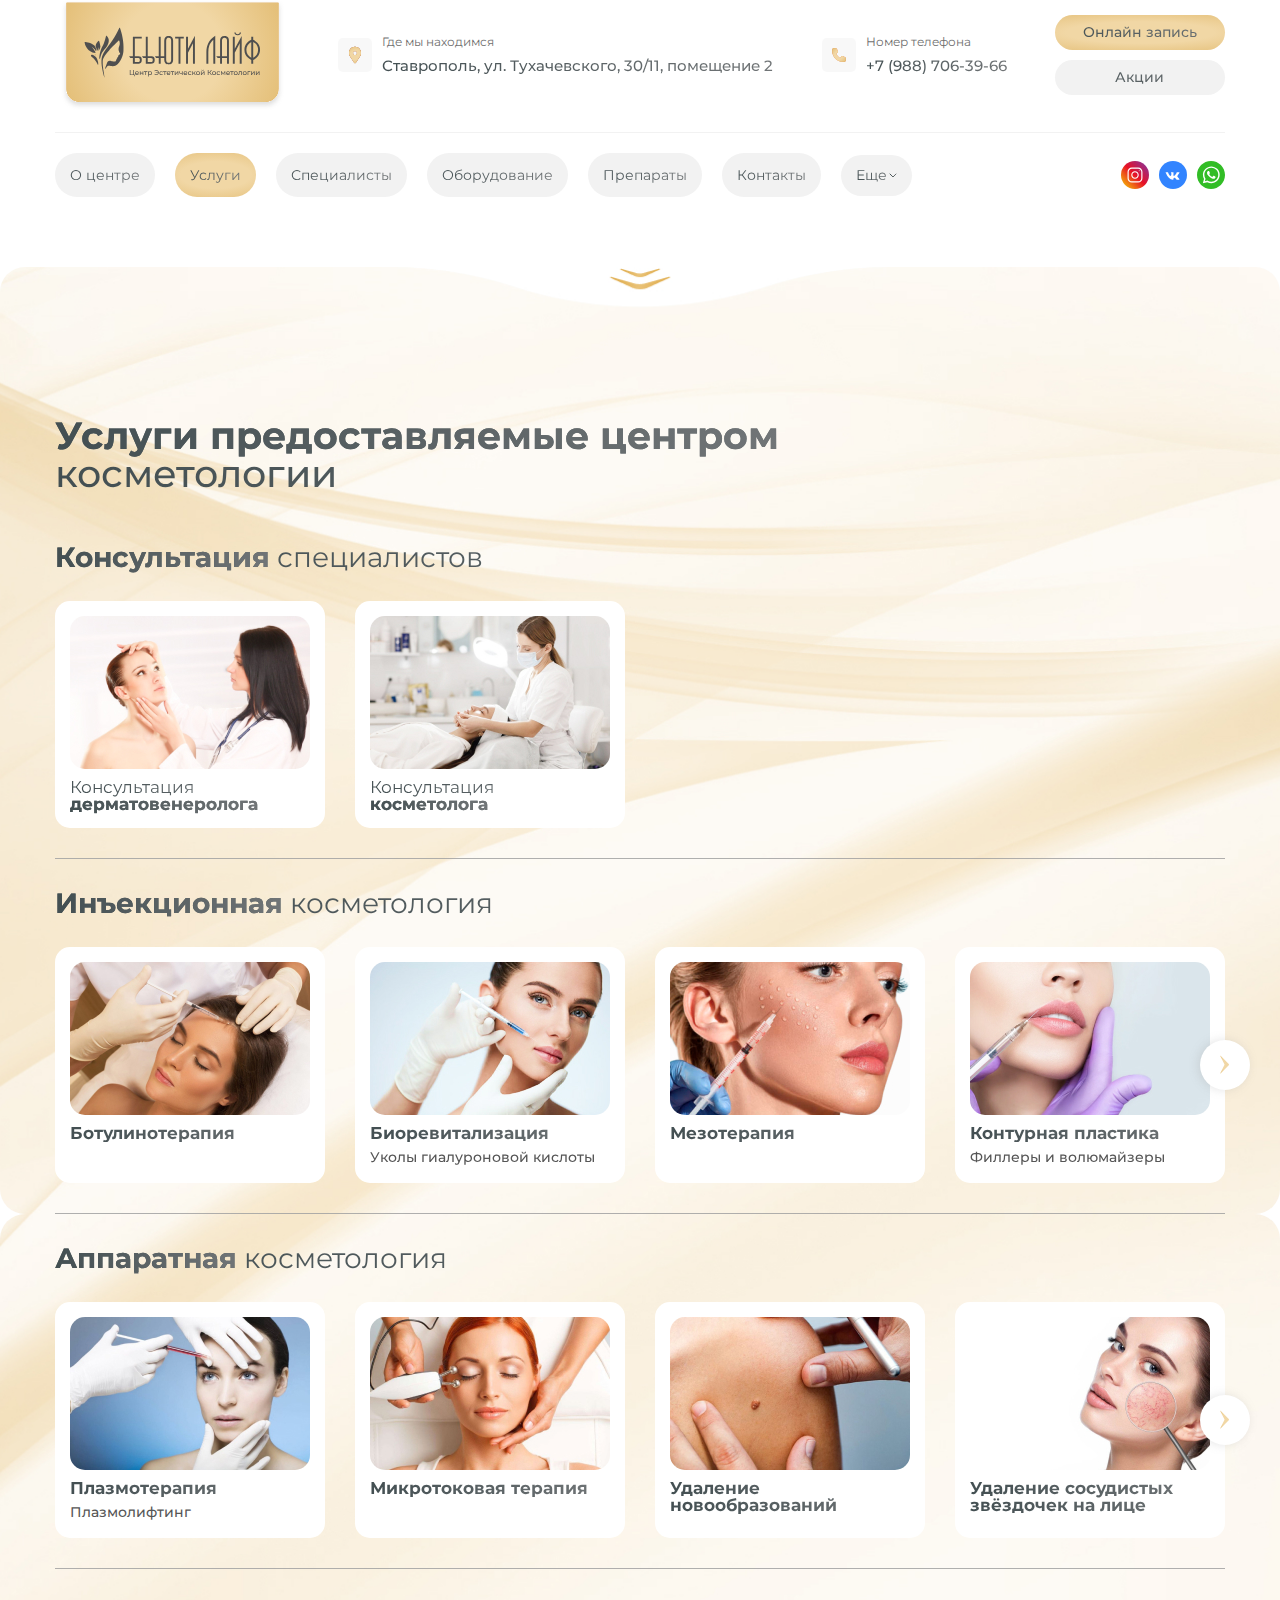
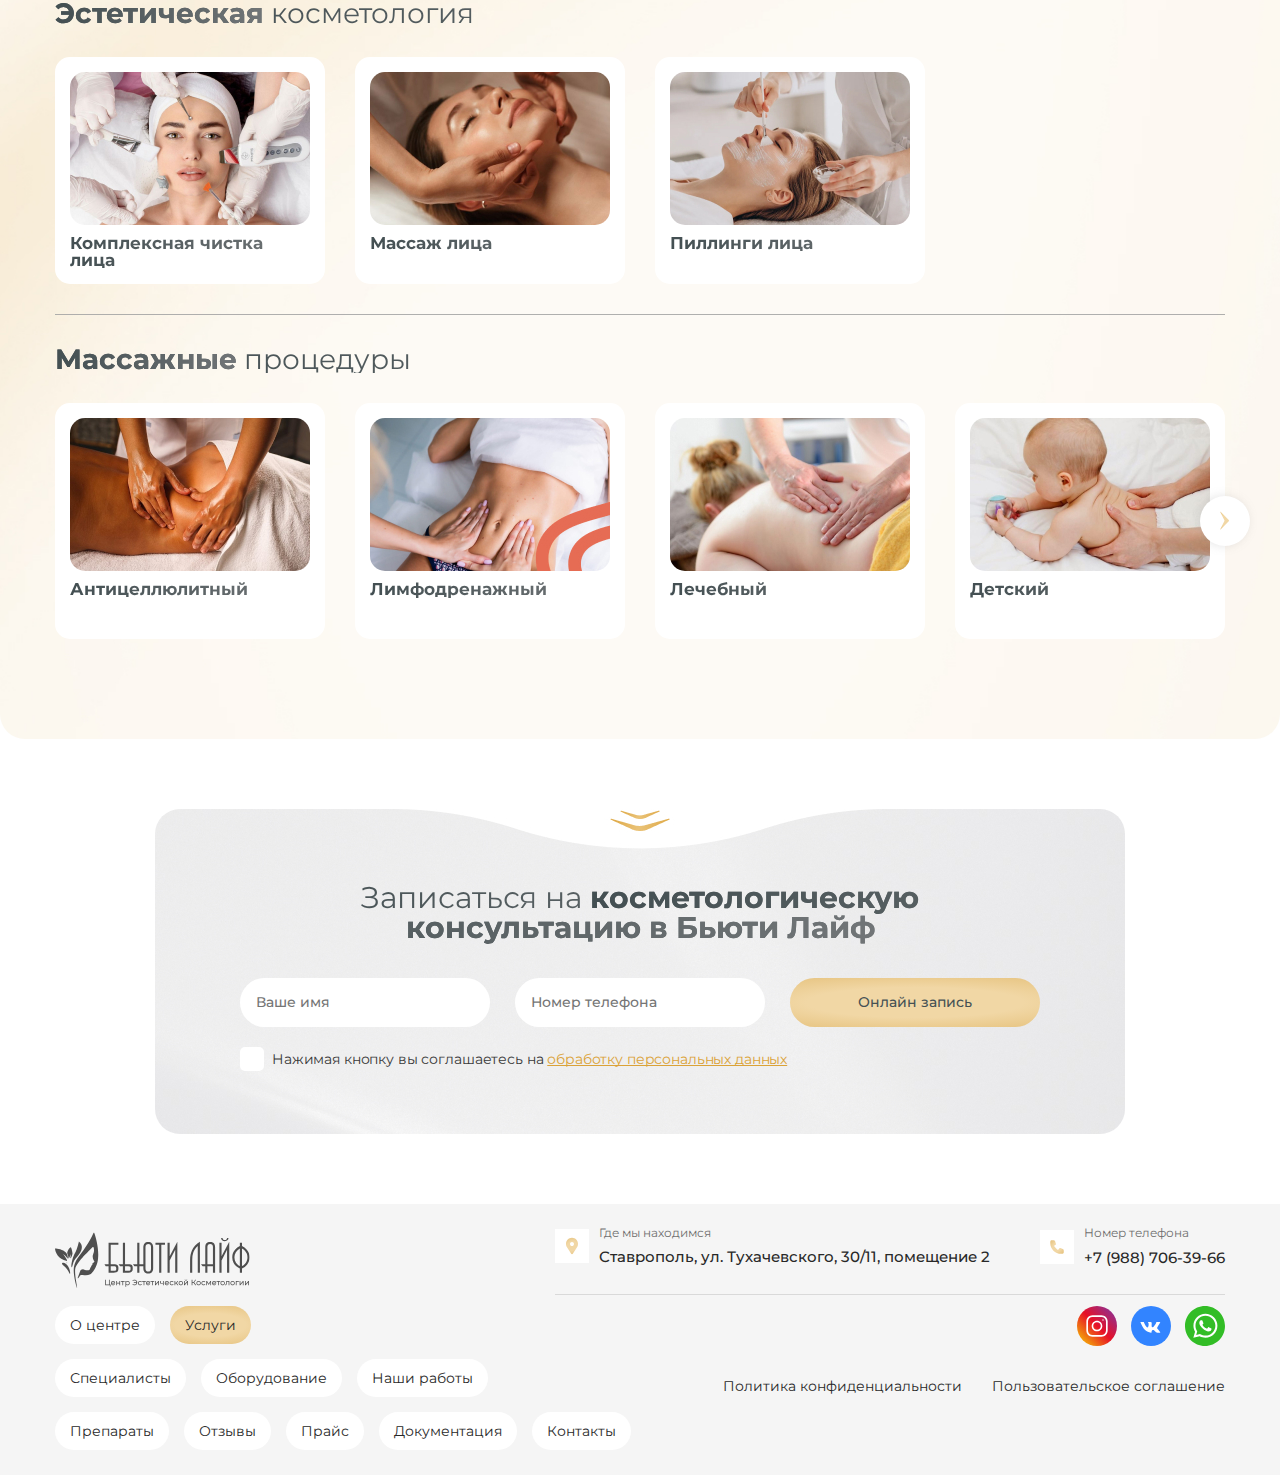
<file: uslugi.html>
<!DOCTYPE html>
<html lang="ru">
<head>
    <meta charset="UTF-8">
    <meta name="viewport" content="width=device-width, initial-scale=1.0">
    <meta name="description" content="Описание страницы">
    <title>Услуги</title>
    <link href="https://cdn.jsdelivr.net/npm/@splidejs/splide@4.1.4/dist/css/splide.min.css" rel="stylesheet">
    <link rel="stylesheet" href="./styles/style.css">
</head>
<body>
    <section class="mobile-menu">
        <div class="mobile-menu__wrapper">
            <button class="mobile-menu__close"><img class="mobile-menu__close-icon" alt="Закрыть" src="./images/mobile-menu-close.svg"></button>
            <nav class="mobile-menu__link-items">
                <a class="mobile-menu__link-item" href="./o-centre.html">
                    <span class="mobile-menu__link-item-text">О центре</span>
                    <img class="mobile-menu__link-arrow" alt="стрелочка" src="./images/mobile-menu-arrow.svg">
                </a>
                <a class="mobile-menu__link-item" href="./uslugi.html">
                    <span class="mobile-menu__link-item-text">Услуги</span>
                    <img class="mobile-menu__link-arrow" alt="стрелочка" src="./images/mobile-menu-arrow.svg">
                </a>
                <a class="mobile-menu__link-item" href="./specialisti.html">
                    <span class="mobile-menu__link-item-text">Специалисты</span>
                    <img class="mobile-menu__link-arrow" alt="стрелочка" src="./images/mobile-menu-arrow.svg">
                </a>
                <a class="mobile-menu__link-item" href="./oborudovanie.html">
                    <span class="mobile-menu__link-item-text">Оборудование</span>
                    <img class="mobile-menu__link-arrow" alt="стрелочка" src="./images/mobile-menu-arrow.svg">
                </a>
                <a class="mobile-menu__link-item" href="./preparati.html">
                    <span class="mobile-menu__link-item-text">Препараты</span>
                    <img class="mobile-menu__link-arrow" alt="стрелочка" src="./images/mobile-menu-arrow.svg">
                </a>
                <a class="mobile-menu__link-item" href="./contacts.html">
                    <span class="mobile-menu__link-item-text">Контакты</span>
                    <img class="mobile-menu__link-arrow" alt="стрелочка" src="./images/mobile-menu-arrow.svg">
                </a>
                <div class="mobile-menu__link-item-more">
                    <p class="mobile-menu__link-item">
                        <span class="mobile-menu__link-item-text">Ещё</span>
                        <img class="mobile-menu__link-arrow" alt="стрелочка" src="./images/mobile-menu-arrow.svg">
                    </p>
                    <div class="mobile-menu__submenu">
                        <a class="mobile-menu__link-item-text" href="./otzivi.html">Отзывы</a>
                        <a class="mobile-menu__link-item-text" href="./nashi-raboti.html">Наши работы</a>
                        <a class="mobile-menu__link-item-text" href="./price.html">Прайс</a>
                        <a class="mobile-menu__link-item-text" href="./documentaciya.html">Документация</a>
                    </div>
                </div>
            </nav>
            <div class="mobile-menu__line"></div>
            <address class="mobile-menu__contacts">
                <div class="mobile-menu__contacts-item">
                    <img class="mobile-menu__address-icon" src="./images/address-icon.svg" alt="Локация">
                    <div class="mobile-menu__address-text-wrapper">
                        <h6 class="mobile-menu__address-title">Где мы находимся</h6>
                        <p class="mobile-menu__address-text">Ставрополь, ул. Тухачевского, 30/11, помещение 2</p>
                    </div>
                </div>
                <div class="mobile-menu__contacts-item">
                    <img class="mobile-menu__address-icon" src="./images/phone-icon.svg" alt="Телефон">
                    <div class="mobile-menu__address-text-wrapper">
                        <h6 class="mobile-menu__address-title">Номер телефона</h6>
                        <a class="mobile-menu__address-text" href="tel:+79887063966">+7 (988) 706-39-66</a>
                    </div>
                </div>
            </address>
            <div class="mobile-menu__buttons">
                <a class="mobile-menu__button mobile-menu__button_colored"><p class="mobile-menu__button-text">Онлайн запись</p></a>
                <a class="mobile-menu__button" href="/#promotions"><p class="mobile-menu__button-text">Акции</p></a>
            </div>
            <div class="mobile-menu__social">
                <a href="./" class="mobile-menu__social-item">
                    <img class="mobile-menu__social-item-icon" src="./images/instagram-icon.svg" alt="Instagram">
                </a>
                <a href="./" class="mobile-menu__social-item">
                    <img class="mobile-menu__social-item-icon" src="./images/vk-icon.svg" alt="ВКонтакте">
                </a>
                <a href="./" class="mobile-menu__social-item">
                    <img class="mobile-menu__social-item-icon" src="./images/whatsapp-icon.svg" alt="WhatsApp">
                </a>
            </div>
        </div>
    </section>
    <header class="header">
        <div class="container">
            <div class="header__wrapper">
                <div class="header__top-wrapper">
                    <a href="./"><img class="header__logo" src="./images/logo.svg" alt="Логотип Бьюти Лайф"></a>
                    <address class="header__address">
                        <img class="header__address-icon" src="./images/address-icon.svg" alt="Локация">
                        <div class="header__address-text-wrapper">
                            <h6 class="header__address-title">Где мы находимся</h6>
                            <p class="header__address-text">Ставрополь, ул. Тухачевского, 30/11, помещение 2</p>
                        </div>
                    </address>
                    <address class="header__address">
                        <img class="header__address-icon" src="./images/phone-icon.svg" alt="Телефон">
                        <div class="header__address-text-wrapper">
                            <h6 class="header__address-title">Номер телефона</h6>
                            <a class="header__address-text" href="tel:+79887063966">+7 (988) 706-39-66</a>
                        </div>
                    </address>
                    <div class="header__top-buttons">
                        <a class="header__top-button header__top-button_colored"><p class="header__top-button-text">Онлайн запись</p></a>
                        <a class="header__top-button" href="/#promotions"><p class="header__top-button-text">Акции</p></a>
                    </div>
                </div>

                <div class="header__line"></div>
                
                <div class="header__bottom-wrapper">
                    <nav class="header__buttons">
                        <a class="header__button" href="./o-centre.html"><span class="header__button-text">О центре</span></a>
                        <a class="header__button header__button_active" href="./uslugi.html"><span class="header__button-text">Услуги</span></a>
                        <a class="header__button" href="./specialisti.html"><span class="header__button-text">Специалисты</span></a>
                        <a class="header__button" href="./oborudovanie.html"><span class="header__button-text">Оборудование</span></a>
                        <a class="header__button" href="./preparati.html"><span class="header__button-text">Препараты</span></a>
                        <a class="header__button" href="./contacts.html"><span class="header__button-text">Контакты</span></a>
                        <div class="header__button" href="#">
                            <p class="header__button-text header__button-text_more">
                                Еще
                                <svg width="8" height="5" viewBox="0 0 8 5" fill="none" xmlns="http://www.w3.org/2000/svg">
                                    <path d="M1 1L4 4L7 1" stroke="url(#paint0_linear_68_105)" stroke-linecap="round" stroke-linejoin="round"/>
                                    <defs>
                                    <lineargradient id="paint0_linear_68_105" x1="1" y1="2.5" x2="7" y2="2.5" gradientUnits="userSpaceOnUse">
                                    <stop stop-color="#434F52"/>
                                    <stop offset="1" stop-color="#717577"/>
                                    </lineargradient>
                                    </defs>
                                </svg>
                            </p>
                           <div class="header__submenu-wrapper">
                                <div class="header__submenu">
                                    <a class="header__submenu-item" href="./otzivi.html"><span  class="header__submenu-item-text">Отзывы</span></a>
                                    <a class="header__submenu-item" href="./nashi-raboti.html"><span  class="header__submenu-item-text">Наши работы</span></a>
                                    <a class="header__submenu-item" href="./price.html"><span  class="header__submenu-item-text">Прайс</span></a>
                                    <a class="header__submenu-item" href="./documentaciya.html"><span  class="header__submenu-item-text">Документация</span></a>
                                </div>
                           </div>
                        </div>
                    </nav>
                    <div class="header__social">
                        <a href="./" class="header__social-item">
                            <img class="header__social-item-icon" src="./images/instagram-icon.svg" alt="Instagram">
                        </a>
                        <a href="./" class="header__social-item">
                            <img class="header__social-item-icon" src="./images/vk-icon.svg" alt="ВКонтакте">
                        </a>
                        <a href="./" class="header__social-item">
                            <img class="header__social-item-icon" src="./images/whatsapp-icon.svg" alt="WhatsApp">
                        </a>
                    </div>
                </div>
            </div>
            <div class="header__mobile-wrapper">
                <a href="./"><img class="header__logo" src="./images/logo.svg" alt="Логотип Бьюти Лайф"></a>
                <button class="header__mobile-burger"><img class="header__mobile-burger-icon" alt="Меню" src="./images/mobile-menu-burger.svg"></button>
            </div>
        </div>
    </header>
    <main>
        <section class="services">
            <div class="services__block-1">
                <div class="container">
                    <h2 class="services__title"><span class="services__title services__title_bold">Услуги предоставляемые центром</span> <br>косметологии</h2>
                    <div class="services__rows">
                        <div class="services__row">
                            <h3 class="services__row-title"><span class="services__row-title services__row-title_bold">Консультация</span> специалистов</h3>
    
                            <div class="splide services__splide" role="group" aria-label="Splide Basic HTML Example">
                                <div class="splide__arrows">
                                    <button class="splide__arrow splide__arrow--prev services__arrow services__arrow_prev">
                                        <svg width="11" height="22" viewBox="0 0 11 22" fill="none" xmlns="http://www.w3.org/2000/svg">
                                            <path d="M10.2929 10.2929L0.871478 0.871478C0.711049 0.711049 0.449707 0.899413 0.551171 1.10234L5.27639 10.5528C5.41716 10.8343 5.41716 11.1657 5.27639 11.4472L0.551171 20.8977C0.449707 21.1006 0.711049 21.2889 0.871478 21.1285L10.2929 11.7071C10.6834 11.3166 10.6834 10.6834 10.2929 10.2929Z" fill="url(#paint0_radial_68_469)"/>
                                            <defs>
                                            <radialGradient id="paint0_radial_68_469" cx="0" cy="0" r="1" gradientUnits="userSpaceOnUse" gradientTransform="translate(5.5 11) rotate(63.4349) scale(12.2984 12.5285)">
                                            <stop offset="0.435" stop-color="#F1D7A5"/>
                                            <stop offset="1" stop-color="#E4BF78"/>
                                            </radialGradient>
                                            </defs>
                                        </svg>
                                            
                                    </button>
                                    <button class="splide__arrow splide__arrow--next services__arrow services__arrow_next">
                                        <svg width="11" height="22" viewBox="0 0 11 22" fill="none" xmlns="http://www.w3.org/2000/svg">
                                            <path d="M10.2929 10.2929L0.871478 0.871478C0.711049 0.711049 0.449707 0.899413 0.551171 1.10234L5.27639 10.5528C5.41716 10.8343 5.41716 11.1657 5.27639 11.4472L0.551171 20.8977C0.449707 21.1006 0.711049 21.2889 0.871478 21.1285L10.2929 11.7071C10.6834 11.3166 10.6834 10.6834 10.2929 10.2929Z" fill="url(#paint0_radial_68_469)"/>
                                            <defs>
                                            <radialGradient id="paint0_radial_68_469" cx="0" cy="0" r="1" gradientUnits="userSpaceOnUse" gradientTransform="translate(5.5 11) rotate(63.4349) scale(12.2984 12.5285)">
                                            <stop offset="0.435" stop-color="#F1D7A5"/>
                                            <stop offset="1" stop-color="#E4BF78"/>
                                            </radialGradient>
                                            </defs>
                                        </svg>
                                            
                                    </button>
                                </div>
                                <div class="splide__track">
                                    <ul class="splide__list">
                                        <li class="splide__slide services__slide">
                                            <a href="#" class="services__card">
                                                <img class="services__card-img" alt="Прием врача" src="./images/consultation-dermatovenerologist.jpg">
                                                <h4 class="services__card-title">Консультация<br><span class="services__card-title services__card-title_bold">дерматовенеролога</span></h4>
        
                                            </a>
                                        </li>
                                        <li class="splide__slide services__slide">
                                            <a href="#" class="services__card">
                                                <img class="services__card-img" alt="Прием врача" src="./images/consultation-cosmetologist.jpg">
                                                <h4 class="services__card-title">Консультация<br><span class="services__card-title services__card-title_bold">косметолога</span></h4>
                                            </a>
                                        </li>
                                    </ul>
                                </div>
                            </div>
    
                            <div class="services__line"></div>
    
                        </div>
                        <div class="services__row">
                            <h3 class="services__row-title"><span class="services__row-title services__row-title_bold">Инъекционная</span> косметология</h3>
    
                            <div class="splide services__splide" role="group" aria-label="Splide Basic HTML Example">
                                <div class="splide__arrows">
                                    <button class="splide__arrow splide__arrow--prev services__arrow services__arrow_prev">
                                        <svg width="11" height="22" viewBox="0 0 11 22" fill="none" xmlns="http://www.w3.org/2000/svg">
                                            <path d="M10.2929 10.2929L0.871478 0.871478C0.711049 0.711049 0.449707 0.899413 0.551171 1.10234L5.27639 10.5528C5.41716 10.8343 5.41716 11.1657 5.27639 11.4472L0.551171 20.8977C0.449707 21.1006 0.711049 21.2889 0.871478 21.1285L10.2929 11.7071C10.6834 11.3166 10.6834 10.6834 10.2929 10.2929Z" fill="url(#paint0_radial_68_469)"/>
                                            <defs>
                                            <radialGradient id="paint0_radial_68_469" cx="0" cy="0" r="1" gradientUnits="userSpaceOnUse" gradientTransform="translate(5.5 11) rotate(63.4349) scale(12.2984 12.5285)">
                                            <stop offset="0.435" stop-color="#F1D7A5"/>
                                            <stop offset="1" stop-color="#E4BF78"/>
                                            </radialGradient>
                                            </defs>
                                        </svg>
                                            
                                    </button>
                                    <button class="splide__arrow splide__arrow--next services__arrow services__arrow_next">
                                        <svg width="11" height="22" viewBox="0 0 11 22" fill="none" xmlns="http://www.w3.org/2000/svg">
                                            <path d="M10.2929 10.2929L0.871478 0.871478C0.711049 0.711049 0.449707 0.899413 0.551171 1.10234L5.27639 10.5528C5.41716 10.8343 5.41716 11.1657 5.27639 11.4472L0.551171 20.8977C0.449707 21.1006 0.711049 21.2889 0.871478 21.1285L10.2929 11.7071C10.6834 11.3166 10.6834 10.6834 10.2929 10.2929Z" fill="url(#paint0_radial_68_469)"/>
                                            <defs>
                                            <radialGradient id="paint0_radial_68_469" cx="0" cy="0" r="1" gradientUnits="userSpaceOnUse" gradientTransform="translate(5.5 11) rotate(63.4349) scale(12.2984 12.5285)">
                                            <stop offset="0.435" stop-color="#F1D7A5"/>
                                            <stop offset="1" stop-color="#E4BF78"/>
                                            </radialGradient>
                                            </defs>
                                        </svg>
                                            
                                    </button>
                                </div>
                                <div class="splide__track">
                                    <ul class="splide__list">
                                        <li class="splide__slide services__slide">
                                            <a href="#" class="services__card">
                                                <img class="services__card-img" alt="Прием врача" src="./images/botulinum-therapy.jpg">
                                                <h4 class="services__card-title services__card-title_bold">Ботулинотерапия</h4>
                                            </a>
                                        </li>
                                        <li class="splide__slide services__slide">
                                            <a href="#" class="services__card">
                                                <img class="services__card-img" alt="Прием врача" src="./images/biorevitalization.jpg">
                                                <h4 class="services__card-title services__card-title_bold">Биоревитализация</h4>
                                                <p class="services__card-description">Уколы гиалуроновой кислоты</p>
                                            </a>
                                        </li>
                                        <li class="splide__slide services__slide">
                                            <a href="#" class="services__card">
                                                <img class="services__card-img" alt="Прием врача" src="./images/mesotherapy.jpg">
                                                <h4 class="services__card-title services__card-title_bold">Мезотерапия</h4>
                                            </a>
                                        </li>
                                        <li class="splide__slide services__slide">
                                            <a href="#" class="services__card">
                                                <img class="services__card-img" alt="Прием врача" src="./images/contour_plastic.jpg">
                                                <h4 class="services__card-title services__card-title_bold">Контурная пластика</h4>
                                                <p class="services__card-description">Филлеры и волюмайзеры</p>
                                            </a>
                                        </li>
    
                                        <li class="splide__slide services__slide">
                                            <a href="#" class="services__card">
                                                <img class="services__card-img" alt="Прием врача" src="./images/consultation-cosmetologist.jpg">
                                                <h4 class="services__card-title services__card-title_bold">Ещё карточка</h4>
                                                <p class="services__card-description">описание карточки</p>
                                            </a>
                                        </li>
                                    </ul>
                                </div>
                            </div>
    
                            <div class="services__line"></div>
    
                        </div>
                    </div>
                </div>
            </div>
            <div class="services__block-2">
                <div class="container">
                    <div class="services__rows">
                        <div class="services__row">
                            <h3 class="services__row-title"><span class="services__row-title services__row-title_bold">Аппаратная</span> косметология</h3>
    
                            <div class="splide services__splide" role="group" aria-label="Splide Basic HTML Example">
                                <div class="splide__arrows">
                                    <button class="splide__arrow splide__arrow--prev services__arrow services__arrow_prev">
                                        <svg width="11" height="22" viewBox="0 0 11 22" fill="none" xmlns="http://www.w3.org/2000/svg">
                                            <path d="M10.2929 10.2929L0.871478 0.871478C0.711049 0.711049 0.449707 0.899413 0.551171 1.10234L5.27639 10.5528C5.41716 10.8343 5.41716 11.1657 5.27639 11.4472L0.551171 20.8977C0.449707 21.1006 0.711049 21.2889 0.871478 21.1285L10.2929 11.7071C10.6834 11.3166 10.6834 10.6834 10.2929 10.2929Z" fill="url(#paint0_radial_68_469)"/>
                                            <defs>
                                            <radialGradient id="paint0_radial_68_469" cx="0" cy="0" r="1" gradientUnits="userSpaceOnUse" gradientTransform="translate(5.5 11) rotate(63.4349) scale(12.2984 12.5285)">
                                            <stop offset="0.435" stop-color="#F1D7A5"/>
                                            <stop offset="1" stop-color="#E4BF78"/>
                                            </radialGradient>
                                            </defs>
                                        </svg>
                                            
                                    </button>
                                    <button class="splide__arrow splide__arrow--next services__arrow services__arrow_next">
                                        <svg width="11" height="22" viewBox="0 0 11 22" fill="none" xmlns="http://www.w3.org/2000/svg">
                                            <path d="M10.2929 10.2929L0.871478 0.871478C0.711049 0.711049 0.449707 0.899413 0.551171 1.10234L5.27639 10.5528C5.41716 10.8343 5.41716 11.1657 5.27639 11.4472L0.551171 20.8977C0.449707 21.1006 0.711049 21.2889 0.871478 21.1285L10.2929 11.7071C10.6834 11.3166 10.6834 10.6834 10.2929 10.2929Z" fill="url(#paint0_radial_68_469)"/>
                                            <defs>
                                            <radialGradient id="paint0_radial_68_469" cx="0" cy="0" r="1" gradientUnits="userSpaceOnUse" gradientTransform="translate(5.5 11) rotate(63.4349) scale(12.2984 12.5285)">
                                            <stop offset="0.435" stop-color="#F1D7A5"/>
                                            <stop offset="1" stop-color="#E4BF78"/>
                                            </radialGradient>
                                            </defs>
                                        </svg>
                                            
                                    </button>
                                </div>
                                <div class="splide__track">
                                    <ul class="splide__list">
                                        <li class="splide__slide services__slide">
                                            <a href="#" class="services__card">
                                                <img class="services__card-img" alt="Прием врача" src="./images/plasmatherapy.jpg">
                                                <h4 class="services__card-title services__card-title_bold">Плазмотерапия</h4>
                                                <p class="services__card-description">Плазмолифтинг</p>
                                            </a>
                                        </li>
                                        <li class="splide__slide services__slide">
                                            <a href="#" class="services__card">
                                                <img class="services__card-img" alt="Прием врача" src="./images/microcurrent-theropy.jpg">
                                                <h4 class="services__card-title services__card-title_bold">Микротоковая терапия</h4>
                                            </a>
                                        </li>
                                        <li class="splide__slide services__slide">
                                            <a href="#" class="services__card">
                                                <img class="services__card-img" alt="Прием врача" src="./images/removal-of-tumors.jpg">
                                                <h4 class="services__card-title services__card-title_bold">Удаление новообразований</h4>
                                            </a>
                                        </li>
                                        <li class="splide__slide services__slide">
                                            <a href="#" class="services__card">
                                                <img class="services__card-img" alt="Прием врача" src="./images/remove-stars.jpg">
                                                <h4 class="services__card-title services__card-title_bold">Удаление сосудистых звёздочек на лице</h4>
                                            </a>
                                        </li>
                                        <li class="splide__slide services__slide">
                                            <a href="#" class="services__card">
                                                <img class="services__card-img" alt="Прием врача" src="./images/consultation-cosmetologist.jpg">
                                                <h4 class="services__card-title services__card-title_bold">Ещё карточка</h4>
                                            </a>
                                        </li>
                                    </ul>
                                </div>
                            </div>
    
                            <div class="services__line"></div>
    
                        </div>
                        <div class="services__row">
                            <h3 class="services__row-title"><span class="services__row-title services__row-title_bold">Эстетическая</span> косметология</h3>
    
                            <div class="splide services__splide" role="group" aria-label="Splide Basic HTML Example">
                                <div class="splide__arrows">
                                    <button class="splide__arrow splide__arrow--prev services__arrow services__arrow_prev">
                                        <svg width="11" height="22" viewBox="0 0 11 22" fill="none" xmlns="http://www.w3.org/2000/svg">
                                            <path d="M10.2929 10.2929L0.871478 0.871478C0.711049 0.711049 0.449707 0.899413 0.551171 1.10234L5.27639 10.5528C5.41716 10.8343 5.41716 11.1657 5.27639 11.4472L0.551171 20.8977C0.449707 21.1006 0.711049 21.2889 0.871478 21.1285L10.2929 11.7071C10.6834 11.3166 10.6834 10.6834 10.2929 10.2929Z" fill="url(#paint0_radial_68_469)"/>
                                            <defs>
                                            <radialGradient id="paint0_radial_68_469" cx="0" cy="0" r="1" gradientUnits="userSpaceOnUse" gradientTransform="translate(5.5 11) rotate(63.4349) scale(12.2984 12.5285)">
                                            <stop offset="0.435" stop-color="#F1D7A5"/>
                                            <stop offset="1" stop-color="#E4BF78"/>
                                            </radialGradient>
                                            </defs>
                                        </svg>
                                            
                                    </button>
                                    <button class="splide__arrow splide__arrow--next services__arrow services__arrow_next">
                                        <svg width="11" height="22" viewBox="0 0 11 22" fill="none" xmlns="http://www.w3.org/2000/svg">
                                            <path d="M10.2929 10.2929L0.871478 0.871478C0.711049 0.711049 0.449707 0.899413 0.551171 1.10234L5.27639 10.5528C5.41716 10.8343 5.41716 11.1657 5.27639 11.4472L0.551171 20.8977C0.449707 21.1006 0.711049 21.2889 0.871478 21.1285L10.2929 11.7071C10.6834 11.3166 10.6834 10.6834 10.2929 10.2929Z" fill="url(#paint0_radial_68_469)"/>
                                            <defs>
                                            <radialGradient id="paint0_radial_68_469" cx="0" cy="0" r="1" gradientUnits="userSpaceOnUse" gradientTransform="translate(5.5 11) rotate(63.4349) scale(12.2984 12.5285)">
                                            <stop offset="0.435" stop-color="#F1D7A5"/>
                                            <stop offset="1" stop-color="#E4BF78"/>
                                            </radialGradient>
                                            </defs>
                                        </svg>
                                            
                                    </button>
                                </div>
                                <div class="splide__track">
                                    <ul class="splide__list">
                                        <li class="splide__slide services__slide">
                                            <a href="#" class="services__card">
                                                <img class="services__card-img" alt="Прием врача" src="./images/Comprehensive-facial-cleansing.jpg">
                                                <h4 class="services__card-title services__card-title_bold">Комплексная чистка лица</h4>
                                            </a>
                                        </li>
                                        <li class="splide__slide services__slide">
                                            <a href="#" class="services__card">
                                                <img class="services__card-img" alt="Прием врача" src="./images/facial massage.jpg">
                                                <h4 class="services__card-title services__card-title_bold">Массаж лица</h4>
                                            </a>
                                        </li>
                                        <li class="splide__slide services__slide">
                                            <a href="#" class="services__card">
                                                <img class="services__card-img" alt="Прием врача" src="./images/facial-peelings.jpg">
                                                <h4 class="services__card-title services__card-title_bold">Пиллинги лица</h4>
                                            </a>
                                        </li>
                                        
                                    </ul>
                                </div>
                            </div>
    
                            <div class="services__line"></div>
    
                        </div>
                        <div class="services__row">
                            <h3 class="services__row-title"><span class="services__row-title services__row-title_bold">Массажные</span> процедуры</h3>
    
                            <div class="splide services__splide" role="group" aria-label="Splide Basic HTML Example">
                                <div class="splide__arrows">
                                    <button class="splide__arrow splide__arrow--prev services__arrow services__arrow_prev">
                                        <svg width="11" height="22" viewBox="0 0 11 22" fill="none" xmlns="http://www.w3.org/2000/svg">
                                            <path d="M10.2929 10.2929L0.871478 0.871478C0.711049 0.711049 0.449707 0.899413 0.551171 1.10234L5.27639 10.5528C5.41716 10.8343 5.41716 11.1657 5.27639 11.4472L0.551171 20.8977C0.449707 21.1006 0.711049 21.2889 0.871478 21.1285L10.2929 11.7071C10.6834 11.3166 10.6834 10.6834 10.2929 10.2929Z" fill="url(#paint0_radial_68_469)"/>
                                            <defs>
                                            <radialGradient id="paint0_radial_68_469" cx="0" cy="0" r="1" gradientUnits="userSpaceOnUse" gradientTransform="translate(5.5 11) rotate(63.4349) scale(12.2984 12.5285)">
                                            <stop offset="0.435" stop-color="#F1D7A5"/>
                                            <stop offset="1" stop-color="#E4BF78"/>
                                            </radialGradient>
                                            </defs>
                                        </svg>
                                            
                                    </button>
                                    <button class="splide__arrow splide__arrow--next services__arrow services__arrow_next">
                                        <svg width="11" height="22" viewBox="0 0 11 22" fill="none" xmlns="http://www.w3.org/2000/svg">
                                            <path d="M10.2929 10.2929L0.871478 0.871478C0.711049 0.711049 0.449707 0.899413 0.551171 1.10234L5.27639 10.5528C5.41716 10.8343 5.41716 11.1657 5.27639 11.4472L0.551171 20.8977C0.449707 21.1006 0.711049 21.2889 0.871478 21.1285L10.2929 11.7071C10.6834 11.3166 10.6834 10.6834 10.2929 10.2929Z" fill="url(#paint0_radial_68_469)"/>
                                            <defs>
                                            <radialGradient id="paint0_radial_68_469" cx="0" cy="0" r="1" gradientUnits="userSpaceOnUse" gradientTransform="translate(5.5 11) rotate(63.4349) scale(12.2984 12.5285)">
                                            <stop offset="0.435" stop-color="#F1D7A5"/>
                                            <stop offset="1" stop-color="#E4BF78"/>
                                            </radialGradient>
                                            </defs>
                                        </svg>
                                            
                                    </button>
                                </div>
                                <div class="splide__track">
                                    <ul class="splide__list">
                                        <li class="splide__slide services__slide">
                                            <a href="#" class="services__card">
                                                <img class="services__card-img" alt="Прием врача" src="./images/anti-cellulite-massage.jpg">
                                                <h4 class="services__card-title services__card-title_bold">Антицеллюлитный</h4>
                                                <p class="services__card-description">&nbsp;</p>
                                            </a>
                                        </li>
                                        <li class="splide__slide services__slide">
                                            <a href="#" class="services__card">
                                                <img class="services__card-img" alt="Прием врача" src="./images/lymphatic-drainage-massage.jpg">
                                                <h4 class="services__card-title services__card-title_bold">Лимфодренажный</h4>
                                            </a>
                                        </li>
                                        <li class="splide__slide services__slide">
                                            <a href="#" class="services__card">
                                                <img class="services__card-img" alt="Прием врача" src="./images/therapeutic-massage.jpg">
                                                <h4 class="services__card-title services__card-title_bold">Лечебный</h4>
                                            </a>
                                        </li>
                                        <li class="splide__slide services__slide">
                                            <a href="#" class="services__card">
                                                <img class="services__card-img" alt="Прием врача" src="./images/baby-massage.jpg">
                                                <h4 class="services__card-title services__card-title_bold">Детский</h4>
                                            </a>
                                        </li>
                                        <li class="splide__slide services__slide">
                                            <a href="#" class="services__card">
                                                <img class="services__card-img" alt="Прием врача" src="./images/baby-massage.jpg">
                                                <h4 class="services__card-title services__card-title_bold">Ещё карточка</h4>
                                            </a>
                                        </li>
                                    </ul>
                                </div>
                            </div>
                        </div>
                    </div>
                </div>
            </div>
        </section>

        <section class="consultation-form">
            <div class="container">
                <div class="consultation-form__wrapper">
                    <h2 class="consultation-form__title">Записаться на <span class="consultation-form__title consultation-form__title_bold">косметологическую консультацию в Бьюти Лайф</span></h2>
                    <form class="consultation-form__form" name="consultation-form">
                        <div class="consultation-form__input-row">
                            <input class="consultation-form__input" placeholder="Ваше имя" required name="name">
                            <input class="consultation-form__input" placeholder="Номер телефона" required name="phone">
                            <button class="consultation-form__button">Онлайн запись</button>
                        </div>
                        <div class="consultation-form__privacy">
                            
                            <div class="consultation-form__checkbox-wrapper">
                                <input type="checkbox" class="consultation-form__checkbox" name="privacy-checkbox" id="privacy-checkbox">
                                <label for="privacy-checkbox" class="consultation-form__checkbox-bg">
                                    <svg class="consultation-form__checkbox-icon" width="14" height="8" viewBox="0 0 14 8" fill="none" xmlns="http://www.w3.org/2000/svg">
                                        <path d="M1 3L5.8 7L13 1" stroke="white" stroke-width="1.5" stroke-linecap="round" stroke-linejoin="round"/>
                                    </svg>
                                </label>
                            </div>
                            <label for="privacy-checkbox" class="consultation-form__privacy-text">Нажимая кнопку вы соглашаетесь на <a href="#" class="consultation-form__privacy-text_link">обработку персональных данных</a></label>
                        </div>
                    </form>
                </div>
            </div>
        </section>
    </main>

    <footer class="footer">
        <div class="container">
            <div class="footer__wrapper">
                <div class="footer__row-1">
                    <a href="./"><img class="footer__logo" alt="Логотип" src="./images/footer-logo.svg"></a>
                    <address class="footer__contacts">
                        <div class="footer__contacts-item">
                            <img class="footer__address-icon" src="./images/contacts-icon-location.svg" alt="Локация">
                            <div class="footer__address-text-wrapper">
                                <h6 class="footer__address-title">Где мы находимся</h6>
                                <p class="footer__address-text">Ставрополь, ул. Тухачевского, 30/11, помещение 2</p>
                            </div>
                        </div>
                        <div class="footer__contacts-item">
                            <img class="footer__address-icon" src="./images/contacts-icon-phone.svg" alt="Телефон">
                            <div class="footer__address-text-wrapper">
                                <h6 class="footer__address-title">Номер телефона</h6>
                                <a class="footer__address-text" href="tel:+79887063966">+7 (988) 706-39-66</a>
                            </div>
                        </div>
                    </address>
                </div>
                <div class="footer__row-2">
                    <nav class="footer__buttons">
                        <a href="./o-centre.html" class="footer__button"><span class="footer__button-text">О центре</span></a>
                        <a href="./uslugi.html" class="footer__button footer__button_active"><span class="footer__button-text">Услуги</span></a>
                        <div class="footer__nav-placeholder-1"></div>
                        <a href="./specialisti.html" class="footer__button"><span class="footer__button-text">Специалисты</span></a>
                        <a href="./oborudovanie.html" class="footer__button"><span class="footer__button-text">Оборудование</span></a>
                        <a href="./nashi-raboti.html" class="footer__button"><span class="footer__button-text">Наши работы</span></a>
                        <div class="footer__nav-placeholder-2"></div>
                        <a href="./preparati.html" class="footer__button"><span class="footer__button-text">Препараты</span></a>
                        <a href="./otzivi.html" class="footer__button"><span class="footer__button-text">Отзывы</span></a>
                        <a href="./price.html" class="footer__button"><span class="footer__button-text">Прайс</span></a>
                        <a href="./documentaciya.html" class="footer__button"><span class="footer__button-text">Документация</span></a>
                        <a href="./contacts.html" class="footer__button"><span class="footer__button-text">Контакты</span></a>
                    </nav>

                   <div class="footer__links-wrapper">
                        <div class="footer__social">
                            <a href="./" class="footer__social-item">
                                <img class="footer__social-item-icon" src="./images/instagram-icon.svg" alt="Instagram">
                            </a>
                            <a href="./" class="footer__social-item">
                                <img class="footer__social-item-icon" src="./images/vk-icon.svg" alt="ВКонтакте">
                            </a>
                            <a href="./" class="footer__social-item">
                                <img class="footer__social-item-icon" src="./images/whatsapp-icon.svg" alt="WhatsApp">
                            </a>
                        </div>
                        <div class="footer__links">
                            <a href="#" class="footer__link">Политика конфиденциальности</a>
                            <a href="#" class="footer__link">Пользовательское соглашение</a>
                        </div>
                   </div>
                </div>
            </div>
        </div>
    </footer>

    <section class="popup popup-online-record none">
        <div class="popup__wrapper">
            <button class="popup__close">
                <svg width="22" height="22" viewBox="0 0 22 22" fill="none" xmlns="http://www.w3.org/2000/svg">
                    <path d="M1 1L21 21" stroke="#282828" stroke-width="2" stroke-linecap="round"/>
                    <path d="M21 1L1 21" stroke="#282828" stroke-width="2" stroke-linecap="round"/>
                </svg>
                    
            </button>

            <h2 class="popup__title">Онлайн запись</h2>
            <form name="online-record" class="popup__form">
                <input class="popup__input" placeholder="Имя" name="name">
                <input class="popup__input" placeholder="Номер телефона" name="phone">
                <div class="popup__privacy-block">
                    <input class="popup__privacy-checkbox" type="checkbox" id="popup-privacy-checkbox" name="privacy">
                    <label class="popup__privacy-label" for="popup-privacy-checkbox">
                        <svg class="popup__checkbox-icon" width="14" height="8" viewBox="0 0 14 8" fill="none" xmlns="http://www.w3.org/2000/svg">
                            <path d="M1 3L5.8 7L13 1" stroke="white" stroke-width="1.5" stroke-linecap="round" stroke-linejoin="round"></path>
                        </svg>
                    </label>
                    <label class="popup__privacy-label-text" for="popup-privacy-checkbox">Нажимая кнопку вы соглашаетесь согласие на <a  class="popup__privacy-label-text popup__privacy-label-text_link">обработку персональных данных</a></label>
                </div>
                <button class="popup__button"><span class="popup__button-text">Записаться</span></button>
            </form>
        </div>
    </section>

    <script src="https://cdn.jsdelivr.net/npm/@splidejs/splide@4.1.4/dist/js/splide.min.js"></script>
    <script src="./js/scripts.js"></script>
    <script>

        const servicesSplideElements = document.querySelectorAll('.services__splide');

        servicesSplideElements.forEach((item) => {
            const slider = new Splide(item, {
                gap: '30px',
                perMove: 1,
                perPage: 4,
                pagination: false,
                breakpoints: {
                    960: {
                        perPage: 3,
                        gap: '20px'
                    },
                    860: {
                        perPage: 2
                    },
                    480: {
                        perPage: 1
                    }
                }
            });

            slider.mount();

        });
        document.addEventListener('DOMContentLoaded', () => {
            setMobileMenu('.header__mobile-burger', '.mobile-menu', 'open', '.mobile-menu__close');
            showHideItem('.mobile-menu__link-item-more', '.mobile-menu__submenu', 'open');

            setModal('.main-banner__button', '.popup-online-record', '.popup__close');
            setModal('.header__top-button_colored', '.popup-online-record', '.popup__close');
            setModal('.mobile-menu__button_colored', '.popup-online-record', '.popup__close');
        });
    </script>
</body>
</html>
</file>
<file: styles/style.css>
@charset "UTF-8";
@import url("https://fonts.googleapis.com/css2?family=Montserrat:ital,wght@0,100..900;1,100..900&display=swap");
/**
  Нормализация блочной модели
 */
*,
*::before,
*::after {
  -webkit-box-sizing: border-box;
          box-sizing: border-box;
}

/**
  Убираем внутренние отступы слева тегам списков,
  у которых есть атрибут class
 */
:where(ul, ol):where([class]) {
  padding-left: 0;
}

/**
  Убираем внешние отступы body и двум другим тегам,
  у которых есть атрибут class
 */
body,
:where(blockquote, figure):where([class]) {
  margin: 0;
}

/**
  Убираем внешние отступы вертикали нужным тегам,
  у которых есть атрибут class
 */
:where(h1,
h2,
h3,
h4,
h5,
h6,
p,
ul,
ol,
dl):where([class]) {
  margin-block: 0;
}

:where(dd[class]) {
  margin-left: 0;
}

:where(fieldset[class]) {
  margin-left: 0;
  padding: 0;
  border: none;
}

/**
  Убираем стандартный маркер маркированному списку,
  у которого есть атрибут class
 */
:where(ul[class]) {
  list-style: none;
}

/**
  Обнуляем вертикальные внешние отступы параграфа,
  объявляем локальную переменную для внешнего отступа вниз,
  чтобы избежать взаимодействие с более сложным селектором
 */
p {
  --paragraphMarginBottom: 24px;
  margin-block: 0;
}

/**
  Внешний отступ вниз для параграфа без атрибута class,
  который расположен не последним среди своих соседних элементов
 */
p:where(:not([class]):not(:last-child)) {
  margin-bottom: var(--paragraphMarginBottom);
}

/**
  Упрощаем работу с изображениями
 */
img {
  display: block;
  max-width: 100%;
}

/**
  Наследуем свойства шрифт для полей ввода
 */
input,
textarea,
select,
button {
  font: inherit;
}

html {
  /**
   Пригодится в большинстве ситуаций
   (когда, например, нужно будет "прижать" футер к низу сайта)
  */
  height: 100%;
}

/**
  Плавный скролл
 */
html,
:has(:target) {
  scroll-behavior: smooth;
}

body {
  /**
   Пригодится в большинстве ситуаций
   (когда, например, нужно будет "прижать" футер к низу сайта)
  */
  min-height: 100%;
  /**
   Унифицированный интерлиньяж
  */
  line-height: 1.5;
}

/**
  Приводим к единому цвету svg-элементы
 */
/**
  Чиним баг задержки смены цвета при взаимодействии с svg-элементами
 */
svg * {
  -webkit-transition-property: fill, stroke;
  transition-property: fill, stroke;
}

/**
  Удаляем все анимации и переходы для людей,
  которые предпочитают их не использовать
 */
@media (prefers-reduced-motion: reduce) {
  * {
    -webkit-animation-duration: 0.01ms !important;
            animation-duration: 0.01ms !important;
    -webkit-animation-iteration-count: 1 !important;
            animation-iteration-count: 1 !important;
    -webkit-transition-duration: 0.01ms !important;
            transition-duration: 0.01ms !important;
    scroll-behavior: auto !important;
  }
}
* {
  font-family: "Montserrat", sans-serif;
  font-weight: 400;
  font-style: normal;
  -webkit-box-sizing: border-box;
          box-sizing: border-box;
  scroll-behavior: smooth;
}

@-webkit-keyframes fadeOutFromNone {
  0% {
    opacity: 0;
  }
  100% {
    opacity: 1;
  }
}

@keyframes fadeOutFromNone {
  0% {
    opacity: 0;
  }
  100% {
    opacity: 1;
  }
}
.fadeOutFromNoneGallery {
  -webkit-animation: fadeOutFromNone 0.5s ease-in-out;
          animation: fadeOutFromNone 0.5s ease-in-out;
}

.fadeOutFromNone {
  -webkit-animation: fadeOutFromNone 1s ease-in-out;
  animation: fadeOutFromNone 1s ease-in-out;
}

.popup {
  position: fixed;
  width: 100%;
  height: 100%;
  background-color: rgba(0, 0, 0, 0.8);
  top: 0;
  display: -webkit-box;
  display: -ms-flexbox;
  display: flex;
  -webkit-box-align: center;
      -ms-flex-align: center;
          align-items: center;
  -webkit-box-pack: center;
      -ms-flex-pack: center;
          justify-content: center;
  z-index: 100;
  overflow-y: auto;
}
.popup__wrapper {
  max-width: 600px;
  background-color: #FFFFFF;
  border-radius: 15px;
  padding: 35px;
  position: relative;
}
.popup__close {
  position: absolute;
  top: 35px;
  right: 35px;
  cursor: pointer;
}
.popup__title {
  font-weight: 700;
  font-size: 24px;
  background: -webkit-gradient(linear, left top, right top, from(#434f52), to(#717577));
  background: linear-gradient(90deg, #434f52 0%, #717577 100%);
  -webkit-background-clip: text;
          background-clip: text;
  color: transparent;
  margin-bottom: 25px;
}
.popup__form {
  display: -webkit-box;
  display: -ms-flexbox;
  display: flex;
  -webkit-box-orient: vertical;
  -webkit-box-direction: normal;
      -ms-flex-direction: column;
          flex-direction: column;
}
.popup__input {
  border-radius: 100px;
  padding: 15px 25px;
  border: unset;
  background: -webkit-gradient(linear, left top, left bottom, from(#f4f4f5), to(#f4f4f5));
  background: linear-gradient(180deg, #f4f4f5 0%, #f4f4f5 100%);
  margin-bottom: 15px;
  font-weight: 500;
  font-size: 14px;
  color: #434f52;
}
.popup__input:focus {
  outline: none;
}
.popup__input:hover {
  background: #F5F5F5;
}
.popup__select-wrapper {
  position: relative;
  cursor: pointer;
}
.popup__select {
  border-radius: 100px;
  padding: 15px 25px;
  border: unset;
  background: -webkit-gradient(linear, left top, left bottom, from(#f4f4f5), to(#f4f4f5));
  background: linear-gradient(180deg, #f4f4f5 0%, #f4f4f5 100%);
  margin-bottom: 15px;
  width: 100%;
  -webkit-appearance: none;
     -moz-appearance: none;
          appearance: none;
  pointer-events: none;
}
.popup__select:disabled {
  opacity: 1;
}
.popup__select-submenu {
  position: absolute;
  z-index: 50;
  top: 65px;
  bottom: 0;
  width: 100%;
  border-radius: 15px;
  background: #ffffff;
  -webkit-box-shadow: 0px 5px 15px rgba(0, 0, 0, 0.25);
          box-shadow: 0px 5px 15px rgba(0, 0, 0, 0.25);
  height: -webkit-max-content;
  height: -moz-max-content;
  height: max-content;
}
.popup__select-submenu-wrapper {
  padding: 23px;
}
.popup__select-submenu-item {
  padding: 9px 20px;
  border-bottom: 1px solid #f3f3f3;
  cursor: pointer;
}
.popup__select-submenu-item:hover {
  background-color: #F3F3F3;
}
.popup__select-submenu-item-text {
  font-weight: 400;
  font-size: 14px;
  background: -webkit-gradient(linear, left top, right top, from(#434f52), to(#717577));
  background: linear-gradient(90deg, #434f52 0%, #717577 100%);
  -webkit-background-clip: text;
          background-clip: text;
  color: transparent;
}
.popup__select-submenu-item.active {
  background: radial-gradient(100.19% 70.71% at 50% 50%, rgb(241, 215, 165) 43.5000002384%, rgb(228, 191, 120) 100%);
}
.popup__privacy-block {
  display: -webkit-box;
  display: -ms-flexbox;
  display: flex;
  -webkit-box-align: center;
      -ms-flex-align: center;
          align-items: center;
  gap: 8px;
  margin-top: 5px;
  margin-bottom: 20px;
}
.popup__privacy-checkbox {
  display: none;
}
.popup__privacy-label {
  min-width: 24px;
  min-height: 24px;
  border-radius: 5px;
  background: radial-gradient(100.19% 70.71% at 50% 50%, rgb(241, 215, 165) 43.5000002384%, rgb(228, 191, 120) 100%);
  display: -webkit-box;
  display: -ms-flexbox;
  display: flex;
  -webkit-box-align: center;
      -ms-flex-align: center;
          align-items: center;
  -webkit-box-pack: center;
      -ms-flex-pack: center;
          justify-content: center;
}
.popup__checkbox-icon {
  display: none;
}
.popup__privacy-checkbox:checked + .popup__privacy-label .popup__checkbox-icon {
  display: block;
}
.popup__privacy-label-text {
  -webkit-user-select: none;
     -moz-user-select: none;
      -ms-user-select: none;
          user-select: none;
  font-weight: 400;
  font-size: 14px;
  line-height: 134%;
  letter-spacing: -0.01em;
  color: #383838;
  cursor: pointer;
}
.popup__privacy-label-text_link {
  text-decoration: underline;
  -webkit-text-decoration-skip-ink: none;
          text-decoration-skip-ink: none;
  color: #dba237;
}
.popup__button {
  background: radial-gradient(50% 94.73% at 50% 50%, #F1D7A5 43.5%, #E4BF78 100%);
  border-radius: 100px;
  width: 250px;
  padding: 13px 0;
  margin: 0 auto;
  cursor: pointer;
}
.popup__button-text {
  font-weight: 500;
  font-size: 14px;
  text-align: center;
  background: -webkit-gradient(linear, left top, right top, from(#434f52), to(#717577));
  background: linear-gradient(90deg, #434f52 0%, #717577 100%);
  -webkit-background-clip: text;
          background-clip: text;
  color: transparent;
}

.modal-gallery {
  position: fixed;
  top: 0;
  width: 100%;
  height: 100%;
  display: -webkit-box;
  display: -ms-flexbox;
  display: flex;
  -webkit-box-align: center;
      -ms-flex-align: center;
          align-items: center;
  -webkit-box-pack: center;
      -ms-flex-pack: center;
          justify-content: center;
  background-color: rgba(0, 0, 0, 0.7);
  z-index: 1001;
  cursor: -webkit-zoom-out;
  cursor: zoom-out;
}
.modal-gallery__wrapper {
  overflow: hidden;
  border-radius: 3px;
  height: 90%;
  width: 90%;
  -o-object-fit: contain;
     object-fit: contain;
  display: -webkit-box;
  display: -ms-flexbox;
  display: flex;
  -webkit-box-align: center;
      -ms-flex-align: center;
          align-items: center;
  -webkit-box-pack: center;
      -ms-flex-pack: center;
          justify-content: center;
}
.modal-gallery__img {
  border-radius: 3px;
  width: 100%;
  max-width: -webkit-max-content;
  max-width: -moz-max-content;
  max-width: max-content;
}

.modal-video {
  position: fixed;
  background: rgba(0, 0, 0, 0.8);
  z-index: 100;
  top: 0;
  width: 100%;
  height: 100%;
  display: -webkit-box;
  display: -ms-flexbox;
  display: flex;
  -webkit-box-pack: center;
      -ms-flex-pack: center;
          justify-content: center;
  -webkit-box-align: center;
      -ms-flex-align: center;
          align-items: center;
}
.modal-video__close {
  position: absolute;
  top: 30px;
  right: 30px;
  background: unset;
  border: unset;
  cursor: pointer;
}
.modal-video__video {
  width: 70vw;
}

a {
  text-decoration: unset;
  color: unset;
}

button {
  border: unset;
  background: unset;
  cursor: pointer;
}

body {
  position: relative;
}

.none {
  display: none !important;
}

.container {
  margin: 0 auto;
  max-width: 1170px;
  height: inherit;
}

.header {
  margin-bottom: 70px;
}
.header__top-wrapper {
  display: -webkit-box;
  display: -ms-flexbox;
  display: flex;
  -webkit-box-align: center;
      -ms-flex-align: center;
          align-items: center;
  -webkit-box-pack: justify;
      -ms-flex-pack: justify;
          justify-content: space-between;
  margin-bottom: 22px;
}
.header__logo {
  width: 235px;
  height: 110px;
}
.header__address {
  display: -webkit-box;
  display: -ms-flexbox;
  display: flex;
  -webkit-box-align: center;
      -ms-flex-align: center;
          align-items: center;
  gap: 10px;
}
.header__address-icon {
  width: 34px;
  height: 34px;
}
.header__address-text-wrapper {
  display: -webkit-box;
  display: -ms-flexbox;
  display: flex;
  -webkit-box-orient: vertical;
  -webkit-box-direction: normal;
      -ms-flex-direction: column;
          flex-direction: column;
  gap: 4px;
}
.header__address-title {
  font-weight: 400;
  font-size: 12px;
  color: #6f6f6f;
}
.header__address-text {
  font-weight: 500;
  font-size: 15px;
  background: -webkit-gradient(linear, left top, right top, from(#434f52), to(#717577));
  background: linear-gradient(90deg, #434f52 0%, #717577 100%);
  color: transparent;
  -webkit-background-clip: text;
          background-clip: text;
}
.header__top-buttons {
  display: -webkit-box;
  display: -ms-flexbox;
  display: flex;
  -webkit-box-orient: vertical;
  -webkit-box-direction: normal;
      -ms-flex-direction: column;
          flex-direction: column;
  gap: 10px;
}
.header__top-button {
  border-radius: 100px;
  background: #f2f2f2;
  width: 170px;
  padding: 7px 0;
  text-align: center;
  -webkit-transition: 0.3s;
  transition: 0.3s;
  cursor: pointer;
}
.header__top-button:hover {
  background-color: #e3e3e3;
}
.header__top-button_colored {
  border-radius: 100px;
  background: radial-gradient(100.19% 70.71% at 50% 50%, rgb(241, 215, 165) 43.5000002384%, rgb(228, 191, 120) 100%);
}
.header__top-button_colored:hover {
  background: linear-gradient(135deg, #dba237 0%, #eac279 50.5%, #dba237 100%);
}
.header__top-button-text {
  font-weight: 500;
  font-size: 14px;
  background: -webkit-gradient(linear, left top, right top, from(#434f52), to(#717577));
  background: linear-gradient(90deg, #434f52 0%, #717577 100%);
  -webkit-background-clip: text;
          background-clip: text;
  color: transparent;
}
.header__line {
  width: 100%;
  height: 1px;
  background-color: #f2f2f2;
  margin-bottom: 20px;
}
.header__bottom-wrapper {
  display: -webkit-box;
  display: -ms-flexbox;
  display: flex;
  -webkit-box-align: center;
      -ms-flex-align: center;
          align-items: center;
  -webkit-box-pack: justify;
      -ms-flex-pack: justify;
          justify-content: space-between;
}
.header__buttons {
  display: -webkit-box;
  display: -ms-flexbox;
  display: flex;
  -webkit-box-align: center;
      -ms-flex-align: center;
          align-items: center;
  gap: 20px;
}
.header__button {
  position: relative;
  padding: 10px 15px;
  border-radius: 100px;
  background-color: #f2f2f2;
  min-width: -webkit-max-content;
  min-width: -moz-max-content;
  min-width: max-content;
  -webkit-transition: 0.3s;
  transition: 0.3s;
  cursor: pointer;
}
.header__button:hover {
  background-color: #e3e3e3;
}
.header__button_active {
  background: #f2f2f2;
  background: radial-gradient(100.19% 70.71% at 50% 50%, rgb(241, 215, 165) 43.5%, rgb(228, 191, 120) 100%);
}
.header__button_active:hover {
  background: radial-gradient(100.19% 70.71% at 50% 50%, rgb(241, 215, 165) 43.5%, rgb(228, 191, 120) 100%);
}
.header__button-text {
  font-weight: 400;
  font-size: 14px;
  text-align: center;
  background: -webkit-gradient(linear, left top, right top, from(#434f52), to(#717577));
  background: linear-gradient(90deg, #434f52 0%, #717577 100%);
  -webkit-background-clip: text;
          background-clip: text;
  color: transparent;
}
.header__button-text_more {
  display: -webkit-box;
  display: -ms-flexbox;
  display: flex;
  -webkit-box-align: center;
      -ms-flex-align: center;
          align-items: center;
  gap: 2px;
}
.header__submenu-wrapper {
  display: none;
  padding-top: 20px;
  position: absolute;
  top: 35px;
  left: 0px;
  width: 225px;
  z-index: 100;
}
.header__button:hover .header__submenu-wrapper {
  display: block;
}
.header__submenu {
  display: -webkit-box;
  display: -ms-flexbox;
  display: flex;
  -webkit-box-orient: vertical;
  -webkit-box-direction: normal;
      -ms-flex-direction: column;
          flex-direction: column;
  border-radius: 15px;
  background-color: #fff;
  -webkit-box-shadow: 0 5px 15px 0 rgba(0, 0, 0, 0.25);
          box-shadow: 0 5px 15px 0 rgba(0, 0, 0, 0.25);
  padding: 13px 0 26px 0;
}
.header__submenu-item {
  padding: 9px 15px;
  width: 100%;
  border-bottom: 1px solid #f3f3f3;
  -webkit-transition: background-color 0.3s;
  transition: background-color 0.3s;
}
.header__submenu-item:last-child {
  border-bottom: 1px solid transparent;
}
.header__submenu-item:hover {
  background: #f3f3f3;
  border-bottom: 1px solid transparent;
}
.header__submenu-item_active {
  background: #f3f3f3;
  background: radial-gradient(100.19% 70.71% at 50% 50%, rgb(241, 215, 165) 43.5%, rgb(228, 191, 120) 100%);
}
.header__submenu-item_active:hover {
  background: radial-gradient(100.19% 70.71% at 50% 50%, rgb(241, 215, 165) 43.5%, rgb(228, 191, 120) 100%);
}
.header__submenu-item-text {
  font-weight: 400;
  font-size: 14px;
  background: -webkit-gradient(linear, left top, right top, from(#434f52), to(#717577));
  background: linear-gradient(90deg, #434f52 0%, #717577 100%);
  -webkit-background-clip: text;
          background-clip: text;
  color: transparent;
}
.header__social {
  display: -webkit-box;
  display: -ms-flexbox;
  display: flex;
  -webkit-box-align: center;
      -ms-flex-align: center;
          align-items: center;
  gap: 10px;
}
.header__social-item-icon {
  width: 28px;
  height: 28px;
}
.header__mobile-wrapper {
  display: none;
  -webkit-box-align: center;
      -ms-flex-align: center;
          align-items: center;
  -webkit-box-pack: justify;
      -ms-flex-pack: justify;
          justify-content: space-between;
  gap: 20px;
}
.header__mobile-burger {
  cursor: pointer;
}

.main-header {
  margin-bottom: 40px;
}

.mobile-menu {
  -webkit-transform: translateX(100%);
          transform: translateX(100%);
  position: fixed;
  top: 0;
  right: 0;
  background: white;
  width: 390px;
  padding: 20px 20px 70px 20px;
  max-height: 100vh;
  overflow-y: auto;
  z-index: 100;
  -webkit-transition: 0.3s;
  transition: 0.3s;
}
.mobile-menu.open {
  -webkit-transform: translateX(0%);
          transform: translateX(0%);
  -webkit-box-shadow: -3px 0 10px rgba(0, 0, 0, 0.2);
          box-shadow: -3px 0 10px rgba(0, 0, 0, 0.2);
}
.mobile-menu__close {
  margin-bottom: 45px;
  cursor: pointer;
}
.mobile-menu__link-items {
  display: -webkit-box;
  display: -ms-flexbox;
  display: flex;
  -webkit-box-orient: vertical;
  -webkit-box-direction: normal;
      -ms-flex-direction: column;
          flex-direction: column;
  gap: 15px;
  margin-bottom: 25px;
}
.mobile-menu__link-item {
  display: -webkit-box;
  display: -ms-flexbox;
  display: flex;
  -webkit-box-align: center;
      -ms-flex-align: center;
          align-items: center;
  -webkit-box-pack: justify;
      -ms-flex-pack: justify;
          justify-content: space-between;
  gap: 15px;
}
.mobile-menu__link-item-text {
  font-weight: 400;
  font-size: 14px;
  background: -webkit-gradient(linear, left top, right top, from(#434f52), to(#717577));
  background: linear-gradient(90deg, #434f52 0%, #717577 100%);
  -webkit-background-clip: text;
          background-clip: text;
  color: transparent;
}
.mobile-menu__link-arrow {
  -webkit-transition: -webkit-transform 0.3s;
  transition: -webkit-transform 0.3s;
  transition: transform 0.3s;
  transition: transform 0.3s, -webkit-transform 0.3s;
}
.mobile-menu__link-item-more {
  cursor: pointer;
}
.mobile-menu__submenu {
  padding: 20px;
  display: none;
  -webkit-box-orient: vertical;
  -webkit-box-direction: normal;
      -ms-flex-direction: column;
          flex-direction: column;
  gap: 15px;
}
.mobile-menu__submenu.open {
  display: -webkit-box;
  display: -ms-flexbox;
  display: flex;
}
.mobile-menu__link-item-more.active .mobile-menu__submenu {
  display: -webkit-box;
  display: -ms-flexbox;
  display: flex;
}
.mobile-menu__link-item-more.active .mobile-menu__link-arrow {
  -webkit-transform: rotate(90deg);
          transform: rotate(90deg);
}
.mobile-menu__line {
  width: 100%;
  height: 1px;
  background-color: #d9d9d9;
  margin-bottom: 22px;
}
.mobile-menu__contacts {
  display: -webkit-box;
  display: -ms-flexbox;
  display: flex;
  -webkit-box-orient: vertical;
  -webkit-box-direction: normal;
      -ms-flex-direction: column;
          flex-direction: column;
  gap: 15px;
  margin-bottom: 50px;
}
.mobile-menu__contacts-item {
  display: -webkit-box;
  display: -ms-flexbox;
  display: flex;
  -webkit-box-align: center;
      -ms-flex-align: center;
          align-items: center;
  gap: 10px;
}
.mobile-menu__address-icon {
  width: 34px;
  height: 34px;
}
.mobile-menu__address-text-wrapper {
  display: -webkit-box;
  display: -ms-flexbox;
  display: flex;
  -webkit-box-orient: vertical;
  -webkit-box-direction: normal;
      -ms-flex-direction: column;
          flex-direction: column;
  gap: 4px;
}
.mobile-menu__address-title {
  font-weight: 400;
  font-size: 10px;
  color: #6f6f6f;
}
.mobile-menu__address-text {
  font-weight: 500;
  font-size: 10px;
  background: -webkit-gradient(linear, left top, right top, from(#434f52), to(#717577));
  background: linear-gradient(90deg, #434f52 0%, #717577 100%);
  -webkit-background-clip: text;
          background-clip: text;
  color: transparent;
}
.mobile-menu__buttons {
  display: -webkit-box;
  display: -ms-flexbox;
  display: flex;
  -webkit-box-align: center;
      -ms-flex-align: center;
          align-items: center;
  gap: 15px;
  margin-bottom: 25px;
  -ms-flex-wrap: wrap;
      flex-wrap: wrap;
}
.mobile-menu__button {
  border-radius: 100px;
  background-color: #f2f2f2;
  width: 160px;
  padding: 12px 0;
  text-align: center;
  cursor: pointer;
}
.mobile-menu__button_colored {
  background: radial-gradient(100.19% 70.71% at 50% 50%, rgb(241, 215, 165) 43.5000002384%, rgb(228, 191, 120) 100%);
}
.mobile-menu__button-text {
  font-weight: 500;
  font-size: 14px;
  text-align: center;
  background: -webkit-gradient(linear, left top, right top, from(#434f52), to(#717577));
  background: linear-gradient(90deg, #434f52 0%, #717577 100%);
  -webkit-background-clip: text;
          background-clip: text;
  color: transparent;
}
.mobile-menu__social {
  display: -webkit-box;
  display: -ms-flexbox;
  display: flex;
  -webkit-box-align: center;
      -ms-flex-align: center;
          align-items: center;
  gap: 15px;
  -webkit-box-pack: center;
      -ms-flex-pack: center;
          justify-content: center;
}
.mobile-menu__social-item-icon {
  width: 42px;
  height: 42px;
}

.main-banner {
  margin-bottom: 120px;
}
.main-banner__wrapper {
  position: relative;
}
.main-banner__content {
  position: absolute;
  left: 40px;
  top: 50%;
  -webkit-transform: translateY(-50%);
          transform: translateY(-50%);
  width: 42%;
}
.main-banner__title {
  font-weight: 700;
  font-size: 40px;
  color: #fff;
  margin-bottom: 15px;
  line-height: 100%;
}
.main-banner__description {
  font-weight: 500;
  font-size: 18px;
  color: #fff;
  margin-bottom: 30px;
}
.main-banner__button {
  padding: 12px 50px;
  background-color: #fff;
  border-radius: 100px;
  font-weight: 500;
  font-size: 14px;
  text-align: center;
  color: #3b3b3b;
  -webkit-transition: background-color 0.3s;
  transition: background-color 0.3s;
  cursor: pointer;
}
.main-banner__button:hover {
  background-color: #F0F0F0;
}
.main-banner__star {
  position: absolute;
}
.main-banner__star_1 {
  top: 30px;
  left: 25%;
}
.main-banner__star_2 {
  bottom: 25%;
  left: 35%;
}
.main-banner__star_3 {
  bottom: 10%;
  left: 8%;
}

.main-advantages {
  margin-bottom: 70px;
}
.main-advantages__wrapper {
  display: -webkit-box;
  display: -ms-flexbox;
  display: flex;
  -webkit-box-align: center;
      -ms-flex-align: center;
          align-items: center;
  -webkit-box-pack: justify;
      -ms-flex-pack: justify;
          justify-content: space-between;
}
.main-advantages__item {
  position: relative;
}
.main-advantages__item-content {
  position: absolute;
  top: -20%;
  text-align: center;
  left: 50%;
  -webkit-transform: translateX(-50%);
          transform: translateX(-50%);
  display: -webkit-box;
  display: -ms-flexbox;
  display: flex;
  -webkit-box-orient: vertical;
  -webkit-box-direction: normal;
      -ms-flex-direction: column;
          flex-direction: column;
  -webkit-box-align: center;
      -ms-flex-align: center;
          align-items: center;
}
.main-advantages__item-img {
  width: 156px;
  height: 156px;
  max-width: unset;
  margin-bottom: 25px;
  border: 7px solid white;
  border-radius: 100%;
}
.main-advantages__item-text {
  font-weight: 400;
  font-size: 16px;
  line-height: 125%;
  text-align: center;
  background: -webkit-gradient(linear, left top, right top, from(#434f52), to(#717577));
  background: linear-gradient(90deg, #434f52 0%, #717577 100%);
  -webkit-background-clip: text;
          background-clip: text;
  color: transparent;
}
.main-advantages__item-text_bold {
  font-weight: 600;
}

.main-about {
  margin-bottom: 100px;
}
.main-about__wrapper {
  display: grid;
  grid-template-columns: 1fr 1fr;
  gap: 30px;
}
.main-about__title {
  font-weight: 400;
  font-size: 32px;
  background: -webkit-gradient(linear, left top, right top, from(#434f52), to(#717577));
  background: linear-gradient(90deg, #434f52 0%, #717577 100%);
  -webkit-background-clip: text;
          background-clip: text;
  color: transparent;
  line-height: 100%;
  margin-bottom: 25px;
}
.main-about__title_bold {
  font-weight: 600;
}
.main-about__text {
  font-weight: 400;
  font-size: 15px;
  line-height: 153%;
  background: -webkit-gradient(linear, left top, right top, from(#434f52), to(#717577));
  background: linear-gradient(90deg, #434f52 0%, #717577 100%);
  -webkit-background-clip: text;
          background-clip: text;
  color: transparent;
  margin-bottom: 33px;
}
.main-about__text_bold {
  font-weight: 500;
}
.main-about__director-card {
  display: -webkit-box;
  display: -ms-flexbox;
  display: flex;
  -webkit-box-align: center;
      -ms-flex-align: center;
          align-items: center;
  gap: 15px;
}
.main-about__director-card-img {
  border-radius: 10px;
}
.main-about__director-card-position {
  font-weight: 400;
  font-size: 15px;
  line-height: 160%;
  background: -webkit-gradient(linear, left top, right top, from(#434f52), to(#717577));
  background: linear-gradient(90deg, #434f52 0%, #717577 100%);
  -webkit-background-clip: text;
          background-clip: text;
  color: transparent;
  margin-bottom: 6px;
}
.main-about__director-card-name {
  font-weight: 500;
  font-size: 15px;
  line-height: 160%;
  background: -webkit-gradient(linear, left top, right top, from(#434f52), to(#717577));
  background: linear-gradient(90deg, #434f52 0%, #717577 100%);
  -webkit-background-clip: text;
          background-clip: text;
  color: transparent;
}
.main-about__video-wrapper {
  background-image: url("./../images/main-about-preview.jpg");
  background-repeat: no-repeat;
  background-size: cover;
  background-position: center center;
  border-radius: 25px;
  display: -webkit-box;
  display: -ms-flexbox;
  display: flex;
  -webkit-box-align: center;
      -ms-flex-align: center;
          align-items: center;
  -webkit-box-pack: center;
      -ms-flex-pack: center;
          justify-content: center;
  cursor: pointer;
}
.main-about__video-wrapper:hover {
  background: -webkit-gradient(linear, left top, left bottom, from(rgba(0, 0, 0, 0.3))), url("./../images/main-about-preview.jpg");
  background: linear-gradient(rgba(0, 0, 0, 0.3)), url("./../images/main-about-preview.jpg");
  background-repeat: no-repeat;
  background-size: cover;
  background-position: center center;
}
.main-about__play {
  cursor: pointer;
}
.main-about__play-icon {
  width: 86px;
  height: 86px;
}

.certificate {
  margin-bottom: 100px;
}
.certificate__bg {
  max-width: 1440px;
  background: url("./../images/certificate-bg.jpg");
  background-position: top center;
  background-size: cover;
  margin: 0 auto;
  border-radius: 25px;
}
.certificate__wrapper {
  padding: 60px 0;
  display: -webkit-box;
  display: -ms-flexbox;
  display: flex;
  -webkit-box-orient: vertical;
  -webkit-box-direction: normal;
      -ms-flex-direction: column;
          flex-direction: column;
  -webkit-box-align: center;
      -ms-flex-align: center;
          align-items: center;
}
.certificate__title {
  font-weight: 500;
  font-size: 38px;
  text-align: center;
  background: -webkit-gradient(linear, left top, right top, from(#434f52), to(#717577));
  background: linear-gradient(90deg, #434f52 0%, #717577 100%);
  -webkit-background-clip: text;
          background-clip: text;
  color: transparent;
  margin-bottom: 40px;
  line-height: 100%;
}
.certificate__title_bold {
  font-weight: 700;
}
.certificate__splide {
  margin-bottom: 40px;
}
.certificate__slide-img {
  max-width: unset;
  width: 100%;
}
.certificate__arrow {
  width: 50px;
  height: 50px;
  opacity: 1 !important;
  background: white;
  -webkit-box-shadow: -2px 0 10px 0 rgba(153, 153, 153, 0.25);
          box-shadow: -2px 0 10px 0 rgba(153, 153, 153, 0.25);
  -webkit-transition: background-color 0.3s;
  transition: background-color 0.3s;
}
.certificate__arrow:hover {
  opacity: 1 !important;
  background-color: #F0F0F0;
}
.certificate__arrow:disabled {
  opacity: 0 !important;
  cursor: auto;
}
.certificate__arrow_prev {
  left: -25px;
}
.certificate__arrow_next {
  right: -25px;
}
.certificate__button {
  display: inline-block;
  padding: 18px 36px;
  background-color: white;
  border-radius: 100px;
  margin: 0 auto;
  -webkit-transition: background-color 0.3s;
  transition: background-color 0.3s;
  cursor: pointer;
}
.certificate__button:hover {
  background-color: #F0F0F0;
}
.certificate__button-text {
  font-weight: 500;
  font-size: 14px;
  text-align: center;
  background: -webkit-gradient(linear, left top, right top, from(#434f52), to(#717577));
  background: linear-gradient(90deg, #434f52 0%, #717577 100%);
  -webkit-background-clip: text;
          background-clip: text;
  color: transparent;
}

.services {
  margin-bottom: 70px;
}
.services__block-1 {
  max-width: 1440px;
  background: url("./../images/services-bg-block-1.jpg");
  background-position: top center;
  background-size: cover;
  margin: 0 auto;
  border-radius: 25px;
  padding-top: 150px;
}
.services__block-2 {
  max-width: 1440px;
  background: url("./../images/services-bg-block-2.jpg");
  background-position: top center;
  background-size: cover;
  margin: 0 auto;
  border-radius: 25px;
  padding-top: 30px;
  padding-bottom: 70px;
}
.services__title {
  line-height: 100%;
  font-weight: 500;
  font-size: 38px;
  background: -webkit-gradient(linear, left top, right top, from(#434f52), to(#717577));
  background: linear-gradient(90deg, #434f52 0%, #717577 100%);
  -webkit-background-clip: text;
          background-clip: text;
  color: transparent;
  margin-bottom: 50px;
}
.services__title_bold {
  font-weight: 700;
}
.services__rows {
  display: -webkit-box;
  display: -ms-flexbox;
  display: flex;
  -webkit-box-orient: vertical;
  -webkit-box-direction: normal;
      -ms-flex-direction: column;
          flex-direction: column;
  gap: 30px;
}
.services__row-title {
  line-height: 100%;
  font-weight: 400;
  font-size: 28px;
  background: -webkit-gradient(linear, left top, right top, from(#434f52), to(#717577));
  background: linear-gradient(90deg, #434f52 0%, #717577 100%);
  -webkit-background-clip: text;
          background-clip: text;
  color: transparent;
  margin-bottom: 30px;
}
.services__row-title_bold {
  font-weight: 700;
}
.services__splide {
  margin-bottom: 30px;
}
.services__arrow {
  width: 50px;
  height: 50px;
  opacity: 1 !important;
  background-color: white;
  -webkit-box-shadow: -2px 0 10px 0 rgba(153, 153, 153, 0.25);
          box-shadow: -2px 0 10px 0 rgba(153, 153, 153, 0.25);
  -webkit-transition: background-color 0.3s;
  transition: background-color 0.3s;
}
.services__arrow:hover {
  opacity: 1 !important;
  background-color: #F0F0F0;
}
.services__arrow:disabled {
  opacity: 0 !important;
  cursor: auto;
}
.services__arrow_prev {
  left: -25px;
}
.services__arrow_next {
  right: -25px;
}
.services__card {
  padding: 15px;
  border-radius: 15px;
  background: white;
  height: 100%;
  display: block;
  -webkit-transition: background-color 0.3s;
  transition: background-color 0.3s;
}
.services__card:hover {
  background-color: #F0F0F0;
}
.services__card-img {
  max-width: unset;
  width: 100%;
  border-radius: 15px;
  margin-bottom: 10px;
}
.services__card-title {
  font-weight: 400;
  font-size: 17px;
  background: -webkit-gradient(linear, left top, right top, from(#434f52), to(#717577));
  background: linear-gradient(90deg, #434f52 0%, #717577 100%);
  -webkit-background-clip: text;
          background-clip: text;
  line-height: 100%;
  color: transparent;
}
.services__card-title_bold {
  font-weight: 700;
}
.services__card-description {
  margin-top: 5px;
  font-weight: 500;
  font-size: 14px;
  color: #565656;
}
.services__line {
  height: 1px;
  background-color: rgba(163, 163, 163, 0.87);
}

.promotions {
  margin-bottom: 70px;
}
.promotions__bg {
  max-width: 1440px;
  background: url("./../images/promotions-bg.jpg");
  background-position: top center;
  background-size: cover;
  margin: 0 auto;
  border-radius: 50px;
  padding: 60px 0px 70px 0px;
}
.promotions__title {
  font-weight: 700;
  font-size: 38px;
  text-align: center;
  background: -webkit-gradient(linear, left top, right top, from(#434f52), to(#717577));
  background: linear-gradient(90deg, #434f52 0%, #717577 100%);
  -webkit-background-clip: text;
          background-clip: text;
  color: transparent;
  margin-bottom: 30px;
  line-height: 100%;
}
.promotions__cards {
  display: grid;
  grid-template-columns: 1fr 1fr 1fr;
  gap: 30px;
}
.promotions__card {
  width: 100%;
  margin-bottom: 20px;
  max-width: 370px;
  margin: 0 auto;
}
.promotions__card-img {
  max-width: usnet;
  width: 100%;
  margin-bottom: 20px;
  border-radius: 25px;
}
.promotions__card-name {
  font-weight: 700;
  font-size: 18px;
  text-align: center;
  background: -webkit-gradient(linear, left top, right top, from(#434f52), to(#717577));
  background: linear-gradient(90deg, #434f52 0%, #717577 100%);
  -webkit-background-clip: text;
          background-clip: text;
  color: transparent;
  line-height: 100%;
}

.contacts {
  margin-bottom: 70px;
}
.contacts__block-title {
  font-weight: 700;
  font-size: 32px;
  background: -webkit-gradient(linear, left top, right top, from(#434f52), to(#717577));
  background: linear-gradient(90deg, #434f52 0%, #717577 100%);
  -webkit-background-clip: text;
          background-clip: text;
  color: transparent;
  margin-bottom: 30px;
}
.contacts__wrapper {
  display: grid;
  grid-template-columns: 1fr 1fr;
  gap: 30px;
}
.contacts__map-wrapper {
  width: 100%;
  overflow: hidden;
  border-radius: 15px;
}
.contacts__content {
  padding: 40px;
  background-color: #F5F5F5;
  border-radius: 15px;
  height: -webkit-max-content;
  height: -moz-max-content;
  height: max-content;
}
.contacts__title {
  font-weight: 700;
  font-size: 30px;
  background: -webkit-gradient(linear, left top, right top, from(#434f52), to(#717577));
  background: linear-gradient(90deg, #434f52 0%, #717577 100%);
  -webkit-background-clip: text;
          background-clip: text;
  color: transparent;
  margin-bottom: 25px;
  line-height: 100%;
}
.contacts__contacts {
  display: -webkit-box;
  display: -ms-flexbox;
  display: flex;
  -webkit-box-orient: vertical;
  -webkit-box-direction: normal;
      -ms-flex-direction: column;
          flex-direction: column;
  gap: 25px;
  margin-bottom: 25px;
}
.contacts__contacts-item {
  display: -webkit-box;
  display: -ms-flexbox;
  display: flex;
  -webkit-box-align: center;
      -ms-flex-align: center;
          align-items: center;
  gap: 7px;
}
.contacts__address-icon {
  width: 34px;
  height: 34px;
  border-radius: 5px;
}
.contacts__address-title {
  font-weight: 400;
  font-size: 12px;
  color: #6f6f6f;
}
.contacts__address-text {
  font-weight: 500;
  font-size: 15px;
  background: -webkit-gradient(linear, left top, right top, from(#434f52), to(#717577));
  background: linear-gradient(90deg, #434f52 0%, #717577 100%);
  -webkit-background-clip: text;
          background-clip: text;
  color: transparent;
}
.contacts__social {
  display: -webkit-box;
  display: -ms-flexbox;
  display: flex;
  gap: 15px;
  -webkit-box-align: center;
      -ms-flex-align: center;
          align-items: center;
}
.contacts__social-item {
  width: 36px;
  height: 36px;
}
.contacts__social-item-icon {
  width: 100%;
  height: 100%;
  max-width: unset;
}

.footer {
  background-color: #F5F5F5;
}
.footer__wrapper {
  padding: 20px 0 25px 0;
}
.footer__row-1 {
  display: -webkit-box;
  display: -ms-flexbox;
  display: flex;
  -webkit-box-align: center;
      -ms-flex-align: center;
          align-items: center;
  -webkit-box-pack: justify;
      -ms-flex-pack: justify;
          justify-content: space-between;
  gap: 40px;
  margin-bottom: 11px;
}
.footer__logo {
  height: 56px;
  width: 195px;
}
.footer__contacts {
  display: -webkit-box;
  display: -ms-flexbox;
  display: flex;
  -webkit-box-align: start;
      -ms-flex-align: start;
          align-items: flex-start;
  gap: 50px;
  border-bottom: 1px solid #D9D9D9;
  padding-bottom: 24px;
}
.footer__contacts-item {
  display: -webkit-box;
  display: -ms-flexbox;
  display: flex;
  -webkit-box-align: center;
      -ms-flex-align: center;
          align-items: center;
  gap: 10px;
}
.footer__address-icon {
  width: 34px;
  height: 34px;
}
.footer__address-title {
  font-weight: 400;
  font-size: 12px;
  color: #6f6f6f;
  margin-bottom: 4px;
}
.footer__address-text {
  font-weight: 500;
  font-size: 15px;
  color: #282828;
}
.footer__row-2 {
  display: grid;
  grid-template-columns: 55% 45%;
}
.footer__buttons {
  display: -webkit-box;
  display: -ms-flexbox;
  display: flex;
  -ms-flex-wrap: wrap;
      flex-wrap: wrap;
  -webkit-box-align: center;
      -ms-flex-align: center;
          align-items: center;
  gap: 15px;
  -webkit-column-gap: 15px;
     -moz-column-gap: 15px;
          column-gap: 15px;
  -webkit-box-pack: start;
      -ms-flex-pack: start;
          justify-content: flex-start;
  -ms-flex-line-pack: start;
      align-content: flex-start;
}
.footer__nav-placeholder-1 {
  width: 50%;
}
.footer__nav-placeholder-2 {
  width: 20%;
}
.footer__button {
  border-radius: 100px;
  background: #fff;
  padding: 7px 15px;
  -webkit-transition: background-color 0.3s;
  transition: background-color 0.3s;
  cursor: pointer;
}
.footer__button:hover {
  background-color: #E3E3E3;
}
.footer__button_active {
  background: #f2f2f2;
  background: radial-gradient(100.19% 70.71% at 50% 50%, rgb(241, 215, 165) 43.5%, rgb(228, 191, 120) 100%);
}
.footer__button_active:hover {
  background: radial-gradient(100.19% 70.71% at 50% 50%, rgb(241, 215, 165) 43.5%, rgb(228, 191, 120) 100%);
}
.footer__button-text {
  font-weight: 400;
  font-size: 14px;
  text-align: center;
  color: #282828;
}
.footer__links-wrapper {
  display: -webkit-box;
  display: -ms-flexbox;
  display: flex;
  -webkit-box-orient: vertical;
  -webkit-box-direction: normal;
      -ms-flex-direction: column;
          flex-direction: column;
  -webkit-box-align: end;
      -ms-flex-align: end;
          align-items: flex-end;
  gap: 30px;
}
.footer__social {
  display: -webkit-box;
  display: -ms-flexbox;
  display: flex;
  -webkit-box-align: center;
      -ms-flex-align: center;
          align-items: center;
  gap: 14px;
}
.footer__social-item {
  width: 40px;
  height: 40px;
}
.footer__social-item-icon {
  max-width: unset;
  width: 100%;
}
.footer__links {
  display: -webkit-box;
  display: -ms-flexbox;
  display: flex;
  gap: 30px;
  font-weight: 400;
  font-size: 14px;
  color: #282828;
}

/* Cтраница - О Центре */
.about-center {
  margin-bottom: 70px;
}
.about-center__title {
  font-weight: 400;
  font-size: 32px;
  background: -webkit-gradient(linear, left top, right top, from(#434f52), to(#717577));
  background: linear-gradient(90deg, #434f52 0%, #717577 100%);
  -webkit-background-clip: text;
          background-clip: text;
  color: transparent;
  max-width: 608px;
  line-height: 100%;
  margin-bottom: 25px;
}
.about-center__title_bold {
  font-weight: 600;
}
.about-center__text {
  font-weight: 400;
  font-size: 20px;
  line-height: 150%;
  background: -webkit-gradient(linear, left top, right top, from(#434f52), to(#717577));
  background: linear-gradient(90deg, #434f52 0%, #717577 100%);
  -webkit-background-clip: text;
          background-clip: text;
  color: transparent;
  margin-bottom: 30px;
}
.about-center__text_bold {
  font-weight: 500;
}
.about-center__image {
  border-radius: 25px;
  width: 100%;
}

.consultation-form {
  margin-bottom: 70px;
}
.consultation-form__wrapper {
  max-width: 970px;
  margin: 0 auto;
  padding: 74px 85px 63px 85px;
  background: url("./../images/consultation-form-bg.jpg");
  background-position: top center;
  background-size: cover;
  border-radius: 25px;
}
.consultation-form__title {
  font-weight: 400;
  font-size: 30px;
  text-align: center;
  background: -webkit-gradient(linear, left top, right top, from(#434f52), to(#717577));
  background: linear-gradient(90deg, #434f52 0%, #717577 100%);
  -webkit-background-clip: text;
          background-clip: text;
  color: transparent;
  line-height: 100%;
  margin-bottom: 35px;
}
.consultation-form__title_bold {
  font-weight: 700;
}
.consultation-form__input-row {
  display: grid;
  grid-template-columns: 1fr 1fr 1fr;
  gap: 25px;
  margin-bottom: 20px;
}
.consultation-form__input {
  font-weight: 500;
  font-size: 14px;
  color: #455154;
  padding: 14px 16px;
  background-color: #fff;
  border-radius: 100px;
  border: unset;
  -webkit-transition: background-color 0.3s;
  transition: background-color 0.3s;
}
.consultation-form__input:focus {
  outline: unset;
  background-color: #f5f5f5;
}
.consultation-form__button {
  color: #455154;
  font-weight: 500;
  font-size: 14px;
  text-align: center;
  padding: 14px 16px;
  background: radial-gradient(100.19% 70.71% at 50% 50%, rgb(241, 215, 165) 43.5000002384%, rgb(228, 191, 120) 100%);
  border-radius: 100px;
  cursor: pointer;
}
.consultation-form__button:hover {
  background: linear-gradient(135deg, #dba237 0%, #eac279 50.5%, #dba237 100%);
}
.consultation-form__privacy {
  display: -webkit-box;
  display: -ms-flexbox;
  display: flex;
  -webkit-box-align: center;
      -ms-flex-align: center;
          align-items: center;
  gap: 8px;
}
.consultation-form__checkbox {
  display: none;
}
.consultation-form__checkbox-bg {
  width: 24px;
  height: 24px;
  border-radius: 5px;
  background: white;
  display: -webkit-box;
  display: -ms-flexbox;
  display: flex;
  -webkit-box-align: center;
      -ms-flex-align: center;
          align-items: center;
  -webkit-box-pack: center;
      -ms-flex-pack: center;
          justify-content: center;
  cursor: pointer;
  position: relative;
}
.consultation-form__checkbox-icon {
  display: none;
}
.consultation-form__checkbox:checked ~ .consultation-form__checkbox-bg {
  background: radial-gradient(100.19% 70.71% at 50% 50%, rgb(241, 215, 165) 43.5%, rgb(228, 191, 120) 100%);
}
.consultation-form__checkbox:checked + .consultation-form__checkbox-bg .consultation-form__checkbox-icon {
  display: block;
}
.consultation-form__privacy-text {
  font-family: var(--third-family);
  font-weight: 400;
  font-size: 14px;
  line-height: 134%;
  letter-spacing: -0.01em;
  color: #383838;
  cursor: pointer;
  -webkit-user-select: none;
     -moz-user-select: none;
      -ms-user-select: none;
          user-select: none;
}
.consultation-form__privacy-text_link {
  text-decoration: underline;
  -webkit-text-decoration-skip-ink: none;
          text-decoration-skip-ink: none;
  color: #dba237;
}

/* Cтраницы отдельной услуги */
.about-service {
  margin-bottom: 60px;
}
.about-service__wrapper {
  display: grid;
  grid-template-columns: 1fr 1fr;
  gap: 30px;
}
.about-service__title {
  font-weight: 700;
  font-size: 32px;
  background: -webkit-gradient(linear, left top, right top, from(#434f52), to(#717577));
  background: linear-gradient(90deg, #434f52 0%, #717577 100%);
  -webkit-background-clip: text;
          background-clip: text;
  color: transparent;
  margin-bottom: 8px;
}
.about-service__subtitle {
  font-weight: 600;
  font-size: 17px;
  line-height: 141%;
  background: -webkit-gradient(linear, left top, right top, from(#434f52), to(#717577));
  background: linear-gradient(90deg, #434f52 0%, #717577 100%);
  -webkit-background-clip: text;
          background-clip: text;
  color: transparent;
  margin-bottom: 30px;
}
.about-service__text {
  font-weight: 400;
  font-size: 15px;
  line-height: 160%;
  background: -webkit-gradient(linear, left top, right top, from(#434f52), to(#717577));
  background: linear-gradient(90deg, #434f52 0%, #717577 100%);
  -webkit-background-clip: text;
          background-clip: text;
  color: transparent;
}
.about-service__image {
  border-radius: 25px;
}

.procedure-info {
  margin-bottom: 70px;
}
.procedure-info__title {
  font-weight: 700;
  font-size: 24px;
  background: -webkit-gradient(linear, left top, right top, from(#434f52), to(#717577));
  background: linear-gradient(90deg, #434f52 0%, #717577 100%);
  -webkit-background-clip: text;
          background-clip: text;
  color: transparent;
  margin-bottom: 30px;
}
.procedure-info__wrapper {
  background: url("./../images/procedure-info-bg.jpg");
  background-size: cover;
  padding: 40px 100px;
  border-radius: 25px;
}
.procedure-info__row {
  padding: 20px 0;
  display: grid;
  grid-template-columns: 41% 1fr;
  border-bottom: 1px solid #ddd;
}
.procedure-info__row:last-child {
  border-bottom: unset;
  padding-bottom: 0;
}
.procedure-info__row-title {
  font-weight: 400;
  font-size: 15px;
  line-height: 160%;
  background: -webkit-gradient(linear, left top, right top, from(#434f52), to(#717577));
  background: linear-gradient(90deg, #434f52 0%, #717577 100%);
  -webkit-background-clip: text;
          background-clip: text;
  color: transparent;
}
.procedure-info__row-text {
  font-weight: 500;
  font-size: 15px;
  line-height: 160%;
  background: -webkit-gradient(linear, left top, right top, from(#434f52), to(#717577));
  background: linear-gradient(90deg, #434f52 0%, #717577 100%);
  -webkit-background-clip: text;
          background-clip: text;
  color: transparent;
}

.how-work-service {
  margin-bottom: 70px;
}
.how-work-service__title {
  font-weight: 700;
  font-size: 24px;
  background: -webkit-gradient(linear, left top, right top, from(#434f52), to(#717577));
  background: linear-gradient(90deg, #434f52 0%, #717577 100%);
  -webkit-background-clip: text;
          background-clip: text;
  color: transparent;
  margin-bottom: 15px;
}
.how-work-service__text {
  font-weight: 400;
  font-size: 15px;
  line-height: 160%;
  background: -webkit-gradient(linear, left top, right top, from(#434f52), to(#717577));
  background: linear-gradient(90deg, #434f52 0%, #717577 100%);
  -webkit-background-clip: text;
          background-clip: text;
  color: transparent;
  margin-bottom: 30px;
}
.how-work-service__images {
  display: grid;
  grid-template-columns: 1fr 1fr 1fr;
  gap: 30px;
}
.how-work-service__image {
  border-radius: 25px;
}

.advantages-service {
  margin-bottom: 70px;
}
.advantages-service__wrapper {
  display: grid;
  grid-template-columns: 1fr 1fr 1fr;
  gap: 30px;
}
.advantages-service__title {
  font-weight: 700;
  font-size: 24px;
  background: -webkit-gradient(linear, left top, right top, from(#434f52), to(#717577));
  background: linear-gradient(90deg, #434f52 0%, #717577 100%);
  -webkit-background-clip: text;
          background-clip: text;
  color: transparent;
  margin-bottom: 30px;
}
.advantages-service__item-number {
  font-weight: 700;
  font-size: 52px;
  color: #e7e7e7;
  line-height: 100%;
  margin-bottom: 10px;
}
.advantages-service__item-text {
  font-weight: 400;
  font-size: 15px;
  line-height: 160%;
  background: -webkit-gradient(linear, left top, right top, from(#434f52), to(#717577));
  background: linear-gradient(90deg, #434f52 0%, #717577 100%);
  -webkit-background-clip: text;
          background-clip: text;
  color: transparent;
}

.service-use {
  margin-bottom: 70px;
}
.service-use__wrapper {
  display: grid;
  grid-template-columns: 1fr 1fr;
  gap: 100px;
}
.service-use__title {
  font-weight: 700;
  font-size: 24px;
  background: -webkit-gradient(linear, left top, right top, from(#434f52), to(#717577));
  background: linear-gradient(90deg, #434f52 0%, #717577 100%);
  -webkit-background-clip: text;
          background-clip: text;
  color: transparent;
  margin-bottom: 25px;
}
.service-use__items {
  display: -webkit-box;
  display: -ms-flexbox;
  display: flex;
  -webkit-box-orient: vertical;
  -webkit-box-direction: normal;
      -ms-flex-direction: column;
          flex-direction: column;
  gap: 20px;
}
.service-use__item {
  display: -webkit-box;
  display: -ms-flexbox;
  display: flex;
  gap: 18px;
}
.service-use__item-icon {
  min-width: 10px;
  min-height: 10px;
  width: 10px;
  height: 10px;
  margin-top: 7px;
  border-radius: 100%;
  background: radial-gradient(50% 94.73% at 50% 50%, #F1D7A5 43.5%, #E4BF78 100%);
}
.service-use__item-text {
  font-weight: 400;
  font-size: 14px;
  line-height: 171%;
  background: -webkit-gradient(linear, left top, right top, from(#434f52), to(#717577));
  background: linear-gradient(90deg, #434f52 0%, #717577 100%);
  -webkit-background-clip: text;
          background-clip: text;
  color: transparent;
}

/* Cтраница 'сотрудники' */
.employee-info {
  margin-bottom: 30px;
}
.employee-info__wrapper {
  display: grid;
  grid-template-columns: 40% 1fr;
  gap: 30px;
}
.employee-info__image {
  border-radius: 25px;
}
.employee-info__title {
  font-weight: 700;
  font-size: 32px;
  background: -webkit-gradient(linear, left top, right top, from(#434f52), to(#717577));
  background: linear-gradient(90deg, #434f52 0%, #717577 100%);
  -webkit-background-clip: text;
          background-clip: text;
  color: transparent;
  margin-bottom: 10px;
  line-height: 100%;
}
.employee-info__subtitle {
  font-weight: 600;
  font-size: 17px;
  line-height: 141%;
  background: -webkit-gradient(linear, left top, right top, from(#434f52), to(#717577));
  background: linear-gradient(90deg, #434f52 0%, #717577 100%);
  -webkit-background-clip: text;
          background-clip: text;
  color: transparent;
  margin-bottom: 15px;
}
.employee-info__title-line {
  height: 1px;
  width: 100%;
  background: #f2f2f2;
  margin-bottom: 15px;
}
.employee-info__text {
  font-weight: 400;
  font-size: 15px;
  line-height: 160%;
  background: -webkit-gradient(linear, left top, right top, from(#434f52), to(#717577));
  background: linear-gradient(90deg, #434f52 0%, #717577 100%);
  -webkit-background-clip: text;
          background-clip: text;
  color: transparent;
  margin-bottom: 35px;
}
.employee-info__certificates {
  display: grid;
  grid-template-columns: 1fr 1fr 1fr;
  gap: 20px;
}
.employee-info__certificate {
  cursor: -webkit-zoom-in;
  cursor: zoom-in;
}

.employees {
  margin-bottom: 70px;
}
.employees__line {
  width: 100%;
  height: 1px;
  background: #f2f2f2;
  margin-bottom: 30px;
}
.employees__wrapper {
  display: grid;
  grid-template-columns: 1fr 1fr 1fr 1fr;
  gap: 30px;
}
.employees__card-img {
  border-radius: 25px;
  margin-bottom: 20px;
}
.employees__position {
  font-weight: 500;
  font-size: 14px;
  background: -webkit-gradient(linear, left top, right top, from(#434f52), to(#717577));
  background: linear-gradient(90deg, #434f52 0%, #717577 100%);
  -webkit-background-clip: text;
          background-clip: text;
  color: transparent;
  margin-bottom: 5px;
}
.employees__name {
  font-weight: 700;
  font-size: 18px;
  background: -webkit-gradient(linear, left top, right top, from(#434f52), to(#717577));
  background: linear-gradient(90deg, #434f52 0%, #717577 100%);
  -webkit-background-clip: text;
          background-clip: text;
  color: transparent;
  line-height: 100%;
}

/* Страница отдельного сотрудника */
.employee-details {
  margin-top: 70px;
  margin-bottom: 70px;
}
.employee-details__row-1 {
  display: grid;
  grid-template-columns: 40% 1fr;
  gap: 30px;
  margin-bottom: 30px;
}
.employee-details__title {
  font-weight: 700;
  font-size: 24px;
  line-height: 100%;
  background: -webkit-gradient(linear, left top, right top, from(#434f52), to(#717577));
  background: linear-gradient(90deg, #434f52 0%, #717577 100%);
  -webkit-background-clip: text;
          background-clip: text;
  color: transparent;
  margin-bottom: 17px;
}
.employee-details__items {
  display: -webkit-box;
  display: -ms-flexbox;
  display: flex;
  -webkit-box-orient: vertical;
  -webkit-box-direction: normal;
      -ms-flex-direction: column;
          flex-direction: column;
  gap: 8px;
  padding: 20px 15px;
  border-radius: 15px;
  background: #f8f8f8;
}
.employee-details__item {
  display: -webkit-box;
  display: -ms-flexbox;
  display: flex;
  gap: 18px;
}
.employee-details__item-icon {
  margin-top: 6px;
  width: 10px;
  height: 10px;
  min-width: 10px;
  min-height: 10px;
  border-radius: 100%;
  background: radial-gradient(50% 94.73% at 50% 50%, #F1D7A5 43.5%, #E4BF78 100%), #D9D9D9;
}
.employee-details__item-text {
  font-weight: 400;
  font-size: 14px;
  line-height: 171%;
  background: -webkit-gradient(linear, left top, right top, from(#434f52), to(#717577));
  background: linear-gradient(90deg, #434f52 0%, #717577 100%);
  -webkit-background-clip: text;
          background-clip: text;
  color: transparent;
}
.employee-details__line {
  height: 1px;
  background: #f2f2f2;
  margin-bottom: 30px;
}
.employee-details__row-2-text {
  font-weight: 400;
  font-size: 15px;
  line-height: 160%;
  background: -webkit-gradient(linear, left top, right top, from(#434f52), to(#717577));
  background: linear-gradient(90deg, #434f52 0%, #717577 100%);
  -webkit-background-clip: text;
          background-clip: text;
  color: transparent;
  max-width: 770px;
}

/* Cтраница - 'Оборудование' */
.equipment {
  margin-bottom: 70px;
}
.equipment__title {
  font-weight: 700;
  font-size: 32px;
  background: -webkit-gradient(linear, left top, right top, from(#434f52), to(#717577));
  background: linear-gradient(90deg, #434f52 0%, #717577 100%);
  -webkit-background-clip: text;
          background-clip: text;
  color: transparent;
  margin-bottom: 50px;
}
.equipment__wrapper {
  display: -webkit-box;
  display: -ms-flexbox;
  display: flex;
  -webkit-box-orient: vertical;
  -webkit-box-direction: normal;
      -ms-flex-direction: column;
          flex-direction: column;
  gap: 20px;
}
.equipment__item {
  display: grid;
  grid-template-columns: 1fr 1fr;
  gap: 30px;
  -webkit-box-align: center;
      -ms-flex-align: center;
          align-items: center;
}
.equipment__item:nth-child(even) .equipment__item-content {
  -webkit-box-ordinal-group: 0;
      -ms-flex-order: -1;
          order: -1;
}
.equipment__item-title {
  font-weight: 700;
  font-size: 28px;
  background: -webkit-gradient(linear, left top, right top, from(#434f52), to(#717577));
  background: linear-gradient(90deg, #434f52 0%, #717577 100%);
  -webkit-background-clip: text;
          background-clip: text;
  color: transparent;
  margin-bottom: 15px;
  line-height: 100%;
}
.equipment__item-subtitle {
  font-weight: 400;
  font-size: 17px;
  background: -webkit-gradient(linear, left top, right top, from(#434f52), to(#717577));
  background: linear-gradient(90deg, #434f52 0%, #717577 100%);
  -webkit-background-clip: text;
          background-clip: text;
  color: transparent;
  margin-bottom: 30px;
}
.equipment__item-details {
  display: -webkit-box;
  display: -ms-flexbox;
  display: flex;
  -webkit-box-orient: vertical;
  -webkit-box-direction: normal;
      -ms-flex-direction: column;
          flex-direction: column;
  gap: 15px;
}
.equipment__item-details-row {
  display: -webkit-box;
  display: -ms-flexbox;
  display: flex;
  gap: 13px;
}
.equipment__item-details-icon {
  margin-top: 6px;
  width: 12px;
  height: 12px;
  min-width: 12px;
  min-height: 12px;
  border-radius: 100%;
  background: radial-gradient(50% 94.73% at 50% 50%, #F1D7A5 43.5%, #E4BF78 100%), #D9D9D9;
}
.equipment__item-details-text {
  font-weight: 400;
  font-size: 14px;
  background: -webkit-gradient(linear, left top, right top, from(#434f52), to(#717577));
  background: linear-gradient(90deg, #434f52 0%, #717577 100%);
  -webkit-background-clip: text;
          background-clip: text;
  color: transparent;
}

/* Страница - 'Препараты' */
.medication {
  margin-bottom: 70px;
}
.medication__title {
  font-weight: 700;
  font-size: 32px;
  background: -webkit-gradient(linear, left top, right top, from(#434f52), to(#717577));
  background: linear-gradient(90deg, #434f52 0%, #717577 100%);
  -webkit-background-clip: text;
          background-clip: text;
  color: transparent;
  margin-bottom: 45px;
}
.medication__wrapper {
  display: -webkit-box;
  display: -ms-flexbox;
  display: flex;
  -webkit-box-orient: vertical;
  -webkit-box-direction: normal;
      -ms-flex-direction: column;
          flex-direction: column;
  gap: 40px;
}
.medication__block {
  padding: 50px 65px;
  background-image: url("./../images/medication-block-bg.jpg");
  background-position: top center;
  background-size: cover;
  background-repeat: no-repeat;
  border-radius: 25px;
}
.medication__block-title {
  font-family: var(--font-family);
  font-weight: 700;
  font-size: 24px;
  background: -webkit-gradient(linear, left top, right top, from(#434f52), to(#717577));
  background: linear-gradient(90deg, #434f52 0%, #717577 100%);
  -webkit-background-clip: text;
          background-clip: text;
  color: transparent;
  margin-bottom: 20px;
}
.medication__cards {
  display: grid;
  grid-template-columns: repeat(6, 1fr);
  gap: 30px;
}
.medication__card-image-wrapper {
  position: relative;
  border-radius: 15px;
  overflow: hidden;
  margin-bottom: 15px;
}
.medication__card-image-wrapper::after {
  content: "";
  position: absolute;
  width: 100%;
  height: 100%;
  left: 0;
  top: 0;
  background-color: rgba(0, 0, 0, 0.3);
  opacity: 0;
  pointer-events: none;
  -webkit-transition: opacity 0.3s;
  transition: opacity 0.3s;
}
.medication__card-image {
  display: block;
  max-width: unset;
  width: 100%;
}
.medication__card-image-wrapper:hover::after {
  opacity: 1;
}
.medication__card-name {
  font-weight: 400;
  font-size: 14px;
  background: -webkit-gradient(linear, left top, right top, from(#434f52), to(#717577));
  background: linear-gradient(90deg, #434f52 0%, #717577 100%);
  -webkit-background-clip: text;
          background-clip: text;
  line-height: 100%;
  color: transparent;
}

/* Страница - 'Наши работы' */
.portfolio {
  margin-bottom: 70px;
}
.portfolio__title {
  font-weight: 400;
  font-size: 32px;
  background: -webkit-gradient(linear, left top, right top, from(#434f52), to(#717577));
  background: linear-gradient(90deg, #434f52 0%, #717577 100%);
  -webkit-background-clip: text;
          background-clip: text;
  color: transparent;
  margin-bottom: 30px;
}
.portfolio__title_bold {
  font-weight: 700;
}
.portfolio__wrapper {
  display: -webkit-box;
  display: -ms-flexbox;
  display: flex;
  -webkit-box-orient: vertical;
  -webkit-box-direction: normal;
      -ms-flex-direction: column;
          flex-direction: column;
  gap: 50px;
}
.portfolio__block-title {
  font-weight: 700;
  font-size: 24px;
  background: -webkit-gradient(linear, left top, right top, from(#434f52), to(#717577));
  background: linear-gradient(90deg, #434f52 0%, #717577 100%);
  -webkit-background-clip: text;
          background-clip: text;
  color: transparent;
  margin-bottom: 25px;
}
.portfolio__cards {
  display: grid;
  grid-template-columns: 1fr 1fr 1fr 1fr;
  gap: 30px;
}
.portfolio__card-image-wrapper {
  margin-bottom: 17px;
  border-radius: 25px;
  overflow: hidden;
  border: 3px solid #E3E1E2;
}
.portfolio__card-image {
  max-width: unset;
  width: 100%;
  cursor: -webkit-zoom-in;
  cursor: zoom-in;
}
.portfolio__card-text {
  font-weight: 400;
  font-size: 15px;
  line-height: 100%;
  background: -webkit-gradient(linear, left top, right top, from(#434f52), to(#717577));
  background: linear-gradient(90deg, #434f52 0%, #717577 100%);
  -webkit-background-clip: text;
          background-clip: text;
  color: transparent;
}

/* Страница отзывы */
.reviews {
  margin-bottom: 70px;
}
.reviews__title {
  font-weight: 700;
  font-size: 32px;
  background: -webkit-gradient(linear, left top, right top, from(#434f52), to(#717577));
  background: linear-gradient(90deg, #434f52 0%, #717577 100%);
  -webkit-background-clip: text;
          background-clip: text;
  color: transparent;
  margin-bottom: 30px;
}
.reviews__cards {
  display: grid;
  grid-template-columns: 1fr 1fr 1fr 1fr;
  gap: 30px;
}
.reviews__card {
  cursor: pointer;
  border-radius: 15px;
  overflow: hidden;
  position: relative;
  -webkit-user-select: none;
     -moz-user-select: none;
      -ms-user-select: none;
          user-select: none;
}
.reviews__card::after {
  content: "";
  position: absolute;
  width: 100%;
  height: 100%;
  left: 0;
  top: 0;
  background: rgba(0, 0, 0, 0.3);
  display: none;
  pointer-events: none;
}
.reviews__card:hover::after {
  display: block;
}
.reviews__card-image {
  cursor: -webkit-zoom-in;
  cursor: zoom-in;
  -webkit-user-select: none;
     -moz-user-select: none;
      -ms-user-select: none;
          user-select: none;
}
.reviews__card-placeholder-img {
  max-width: unset;
  width: 100%;
}

/* Страницы сертификаты */
.certificates {
  margin-bottom: 70px;
}
.certificates__title {
  font-family: var(--font-family);
  font-weight: 700;
  font-size: 32px;
  background: -webkit-gradient(linear, left top, right top, from(#434f52), to(#717577));
  background: linear-gradient(90deg, #434f52 0%, #717577 100%);
  -webkit-background-clip: text;
          background-clip: text;
  color: transparent;
  margin-bottom: 25px;
}
.certificates__cards {
  display: grid;
  grid-template-columns: 1fr 1fr 1fr 1fr;
  gap: 30px;
}
.certificates__card {
  cursor: -webkit-zoom-in;
  cursor: zoom-in;
}
.certificates__card-image {
  width: unset;
  width: 100%;
}

/* Cтраница - 'Прайс' */
.price {
  margin-bottom: 70px;
}
.price__title {
  font-weight: 700;
  font-size: 32px;
  text-align: center;
  background: -webkit-gradient(linear, left top, right top, from(#434f52), to(#717577));
  background: linear-gradient(90deg, #434f52 0%, #717577 100%);
  -webkit-background-clip: text;
          background-clip: text;
  color: transparent;
  margin-bottom: 10px;
}
.price__subtitle {
  font-weight: 400;
  font-size: 15px;
  line-height: 100%;
  text-align: center;
  color: #282828;
  margin-bottom: 40px;
}
.price__section-buttons {
  display: -webkit-box;
  display: -ms-flexbox;
  display: flex;
  -webkit-box-align: center;
      -ms-flex-align: center;
          align-items: center;
  gap: 19px;
  overflow-x: auto;
}
.price__section-button {
  padding: 8px 20px;
  border-radius: 100px;
  min-width: -webkit-max-content;
  min-width: -moz-max-content;
  min-width: max-content;
  cursor: pointer;
  color: #282828;
  font-size: 14px;
  text-align: center;
  font-weight: 500;
  margin-bottom: 10px;
  background: #EEEEEE;
}
.price__section-button.active {
  background: radial-gradient(100.19% 70.71% at 50% 50%, rgb(241, 215, 165) 43.5000002384%, rgb(228, 191, 120) 100%);
}
.price__category-buttons {
  margin-top: 30px;
  display: -webkit-box;
  display: -ms-flexbox;
  display: flex;
  -webkit-box-align: center;
      -ms-flex-align: center;
          align-items: center;
  overflow-x: auto;
  gap: 45px;
  margin-bottom: 10px;
}
.price__category-button {
  min-width: -webkit-max-content;
  min-width: -moz-max-content;
  min-width: max-content;
  font-weight: 500;
  font-size: 14px;
  text-align: center;
  color: #7d7d7d;
  padding-bottom: 5px;
  border-bottom: 2px solid transparent;
  cursor: pointer;
}
.price__category-button.active {
  border-bottom: 2px solid #F0D39E;
  color: #282828;
}
.price__description {
  margin-top: 30px;
  font-weight: 400;
  font-size: 15px;
  line-height: 147%;
  background: -webkit-gradient(linear, left top, right top, from(#434f52), to(#717577));
  background: linear-gradient(90deg, #434f52 0%, #717577 100%);
  -webkit-background-clip: text;
          background-clip: text;
  color: transparent;
  max-width: 790px;
  margin-bottom: 25px;
}
.price__table {
  display: -webkit-box;
  display: -ms-flexbox;
  display: flex;
  -webkit-box-orient: vertical;
  -webkit-box-direction: normal;
      -ms-flex-direction: column;
          flex-direction: column;
  gap: 2px;
  border-radius: 5px 5px 0 0;
  overflow: hidden;
}
.price__table-row {
  display: grid;
  grid-template-columns: 70% 1fr;
  gap: 2px;
}
.price__table-row:nth-child(odd) div {
  background: #F8F8F8;
}
.price__table-row:nth-child(even) div {
  background: #eee;
}
.price__table-row-title div {
  background-color: #D1D1D1 !important;
}
.price__table-column-name {
  padding: 14px;
  font-weight: 400;
  font-size: 14px;
  line-height: 171%;
  color: #282828;
}
.price__table-column-price {
  padding: 14px;
  font-weight: 400;
  font-size: 14px;
  line-height: 171%;
  color: #282828;
}

@media screen and (max-width: 1170px) {
  .container {
    padding: 0 10px;
  }
  .modal-video__video {
    width: 90vw;
  }
  .header__wrapper {
    display: none;
  }
  .header__mobile-wrapper {
    display: -webkit-box;
    display: -ms-flexbox;
    display: flex;
  }
  .header__logo {
    width: 150px;
    height: -webkit-max-content;
    height: -moz-max-content;
    height: max-content;
  }
  .main-banner__content {
    width: 40%;
  }
  .main-banner__title {
    font-size: 32px;
  }
  .main-banner__description {
    font-size: 16px;
  }
  .footer__wrapper {
    max-width: 800px;
    margin: 0 auto;
  }
  .footer__row-1 {
    -webkit-box-orient: vertical;
    -webkit-box-direction: normal;
        -ms-flex-direction: column;
            flex-direction: column;
  }
  .footer__contacts {
    -webkit-box-orient: vertical;
    -webkit-box-direction: normal;
        -ms-flex-direction: column;
            flex-direction: column;
    gap: 15px;
  }
  .footer__nav-placeholder-1, .footer__nav-placeholder-2 {
    display: none;
  }
  .footer__row-2 {
    grid-template-columns: 1fr;
  }
  .footer__buttons {
    -webkit-box-pack: center;
        -ms-flex-pack: center;
            justify-content: center;
    margin-bottom: 25px;
  }
  .footer__links-wrapper {
    -webkit-box-align: center;
        -ms-flex-align: center;
            align-items: center;
  }
  .footer__links {
    -ms-flex-wrap: wrap;
        flex-wrap: wrap;
    -webkit-box-pack: center;
        -ms-flex-pack: center;
            justify-content: center;
    gap: 10px;
  }
  .procedure-info__row {
    gap: 70px;
  }
  .advantages-service__wrapper {
    grid-template-columns: 1fr 1fr;
  }
  .service-use__wrapper {
    gap: 40px;
  }
  .employee-info__wrapper {
    grid-template-columns: 1fr;
  }
  .employee-info__image {
    max-width: 300px;
  }
  .employee-details__row-1 {
    grid-template-columns: 1fr;
  }
  .employee-details__item {
    gap: 10px;
  }
  .medication__cards {
    grid-template-columns: repeat(4, 1fr);
  }
}
@media screen and (max-width: 960px) {
  .main-banner__star {
    display: none;
  }
  .main-advantages__wrapper {
    -webkit-box-orient: vertical;
    -webkit-box-direction: normal;
        -ms-flex-direction: column;
            flex-direction: column;
    gap: 80px;
  }
  .main-about__wrapper {
    grid-template-columns: 1fr;
  }
  .main-about__video-wrapper {
    width: 100%;
    aspect-ratio: 1;
  }
  .certificate__bg {
    max-width: unset;
    width: 100%;
    border-radius: 0 0 25px 25px;
  }
  .certificate__wrapper {
    padding: 60px 20px;
  }
  .certificate__title {
    font-size: 28px;
  }
  .services__block-1, .services__block-2 {
    max-width: unset;
    width: 100%;
    border-radius: 0 0 25px 25px;
    padding: 113px 20px 0 20px;
  }
  .services__block-2 {
    padding: 30px 20px 0 20px;
    border-radius: 25px;
  }
  .services__title {
    font-size: 28px;
  }
  .services__row-title {
    font-size: 24px;
  }
  .promotions__bg {
    max-width: unset;
    width: 100%;
  }
  .promotions__title {
    font-size: 28px;
  }
  .contacts__wrapper {
    display: -webkit-box;
    display: -ms-flexbox;
    display: flex;
    -webkit-box-orient: vertical;
    -webkit-box-direction: reverse;
        -ms-flex-direction: column-reverse;
            flex-direction: column-reverse;
  }
  .contacts__map-wrapper {
    height: 250px;
  }
  .contacts__title {
    font-size: 28px;
  }
  .about-center__title {
    font-size: 28px;
  }
  .about-center__text {
    font-size: 16px;
  }
  .consultation-form__title {
    font-size: 28px;
  }
  .about-service__wrapper {
    grid-template-columns: 1fr;
  }
  .about-service__title {
    font-size: 28px;
  }
  .about-service__image {
    max-width: unset;
    width: 100%;
  }
  .about-service__subtitle {
    font-size: 16px;
    margin-bottom: 12px;
  }
  .how-work-service__images {
    gap: 12px;
  }
  .employee-info__title {
    font-size: 28px;
  }
  .employee-info__subtitle {
    font-size: 16px;
  }
  .equipment__title {
    font-size: 28px;
    margin-bottom: 25px;
  }
  .equipment__item-title {
    font-size: 24px;
    margin-bottom: 10px;
  }
  .equipment__item-subtitle {
    font-size: 16px;
    margin-bottom: 15px;
  }
  .medication__title {
    font-size: 28px;
    margin-bottom: 20px;
  }
  .portfolio__title {
    font-size: 28px;
    margin-bottom: 15px;
  }
  .portfolio__block-title {
    margin-bottom: 12px;
  }
  .portfolio__cards {
    grid-template-columns: 1fr 1fr 1fr;
  }
  .reviews__title {
    font-size: 28px;
  }
  .reviews__cards {
    grid-template-columns: 1fr 1fr 1fr;
    gap: 12px;
  }
  .certificates__title {
    font-size: 28px;
    margin-bottom: 20px;
  }
  .certificates__cards {
    grid-template-columns: 1fr 1fr 1fr;
    -webkit-column-gap: 12px;
       -moz-column-gap: 12px;
            column-gap: 12px;
    row-gap: 20px;
  }
}
@media screen and (max-width: 860px) {
  .main-banner__content {
    width: 35%;
  }
  .main-banner__title {
    font-size: 24px;
  }
  .promotions__bg {
    background: #EDEDEE;
  }
  .promotions__cards {
    grid-template-columns: 1fr;
  }
  .consultation-form__wrapper {
    padding-right: 20px;
    padding-left: 20px;
  }
  .consultation-form__input-row {
    grid-template-columns: 1fr;
    gap: 10px;
  }
  .procedure-info__wrapper {
    padding: 40px;
  }
  .procedure-info__row {
    grid-template-columns: 1fr;
    gap: 5px;
  }
  .service-use__wrapper {
    grid-template-columns: 1fr;
  }
  .employees__wrapper {
    grid-template-columns: 1fr 1fr;
    -webkit-column-gap: 10px;
       -moz-column-gap: 10px;
            column-gap: 10px;
    row-gap: 30px;
  }
  .employees__card-img {
    max-width: unset;
    width: 100%;
  }
  .equipment__item {
    grid-template-columns: 1fr;
  }
  .equipment__item-image {
    max-width: 100%;
    width: 400px;
  }
  .equipment__item:nth-child(even) .equipment__item-content {
    -webkit-box-ordinal-group: 1;
        -ms-flex-order: 0;
            order: 0;
  }
  .medication__block {
    padding: 40px 20px;
  }
  .medication__cards {
    grid-template-columns: 1fr 1fr 1fr;
  }
}
@media screen and (max-width: 640px) {
  .header {
    margin-bottom: 20px;
  }
  .main-banner__content {
    width: 35%;
    left: 15px;
  }
  .main-banner__title {
    font-size: 18px;
    margin-bottom: 10px;
  }
  .main-banner__description {
    font-size: 14px;
    line-height: 100%;
    margin-bottom: 25px;
  }
  .main-banner__button {
    padding: 9px 15px;
    width: unset;
    font-size: 12px;
  }
  .advantages-service__wrapper {
    grid-template-columns: 1fr;
  }
  .employee-info__certificates {
    display: grid;
    grid-template-columns: 1fr 1fr 1fr;
    gap: 10px;
  }
  .employees__card-img {
    margin-bottom: 10px;
  }
  .employees__name {
    font-size: 16px;
  }
  .medication__cards {
    grid-template-columns: 1fr 1fr;
  }
  .portfolio__cards {
    grid-template-columns: 1fr 1fr;
    gap: 12px;
  }
  .certificates__cards {
    grid-template-columns: 1fr 1fr;
  }
  .price__section-buttons {
    gap: 10px;
  }
  .price__category-buttons {
    gap: 22px;
  }
}
@media screen and (max-width: 480px) {
  .mobile-menu {
    width: 100%;
  }
  .main-banner__title {
    font-size: 13px;
    margin-bottom: 10px;
  }
  .main-banner__description {
    font-size: 10px;
    margin-bottom: 20px;
  }
  .main-banner__button {
    font-size: 10px;
  }
  .reviews__cards {
    grid-template-columns: 1fr 1fr;
  }
}/*# sourceMappingURL=style.css.map */
</file>
